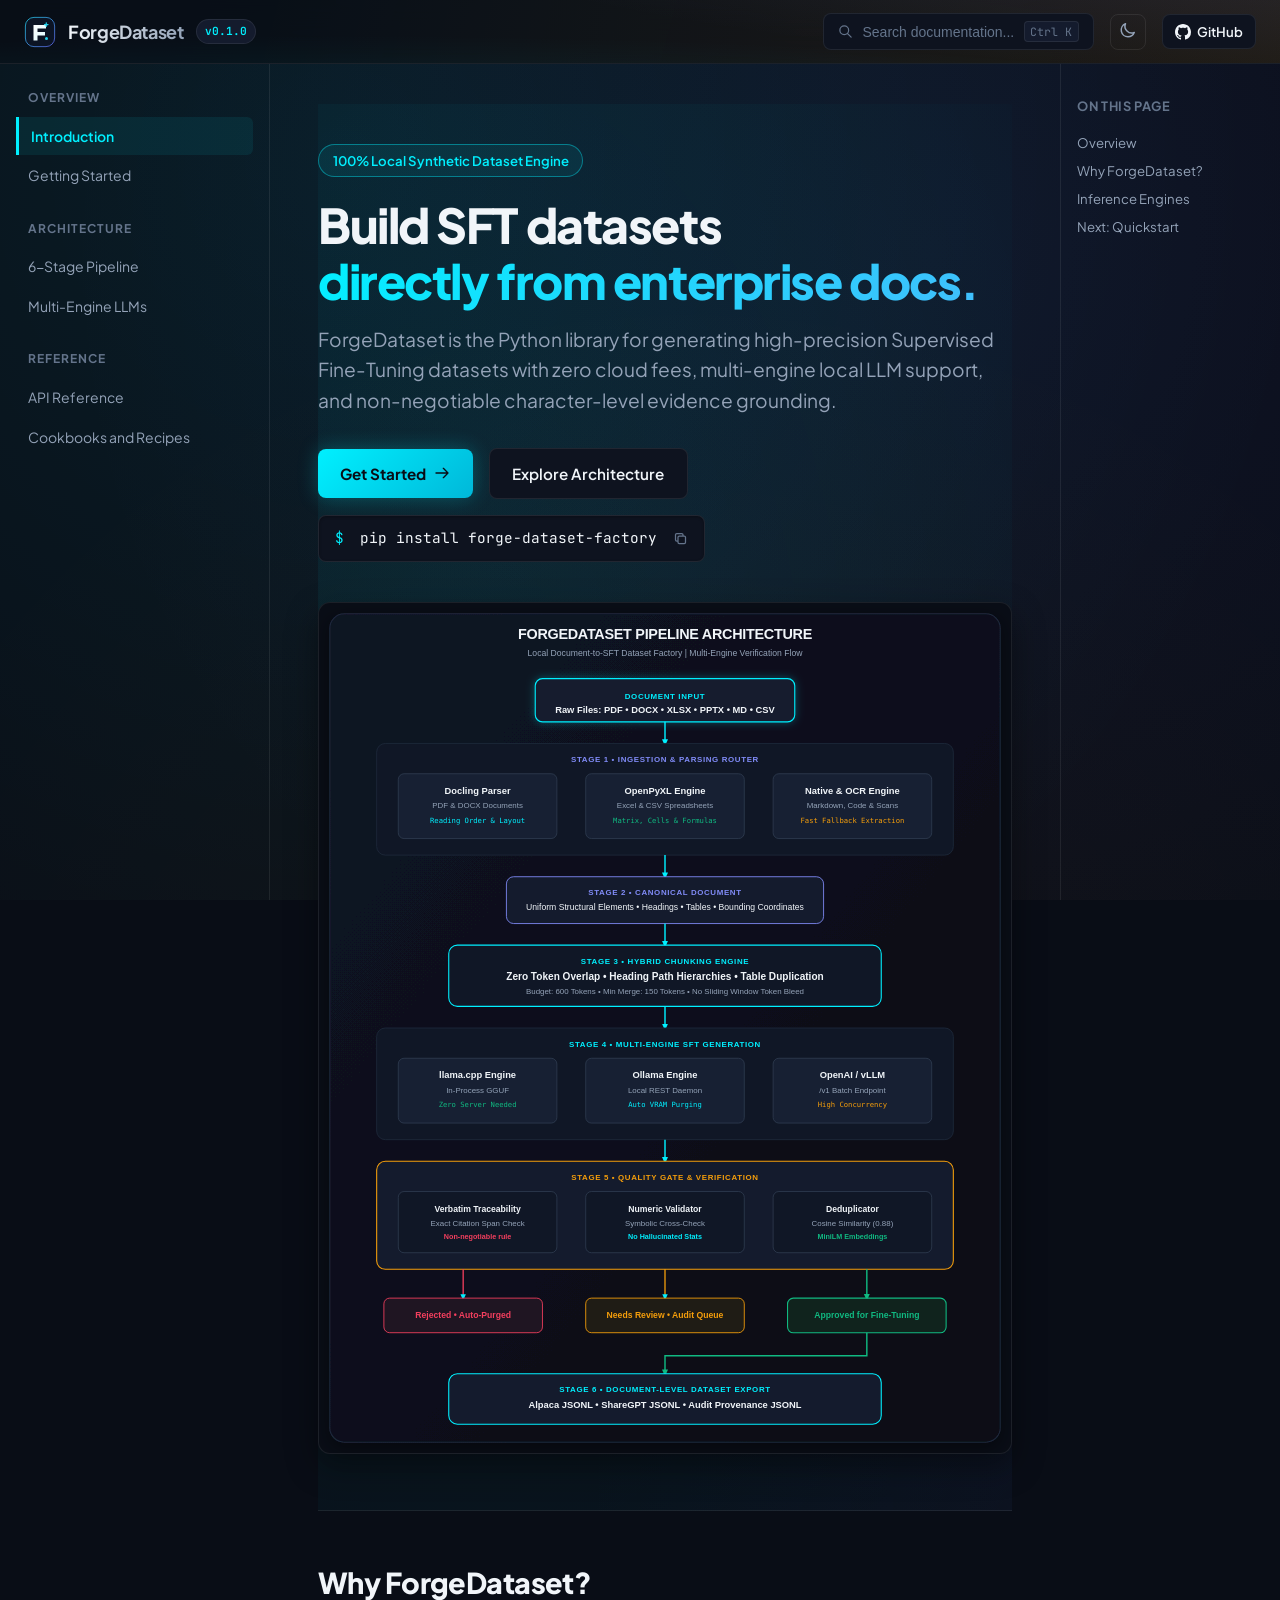
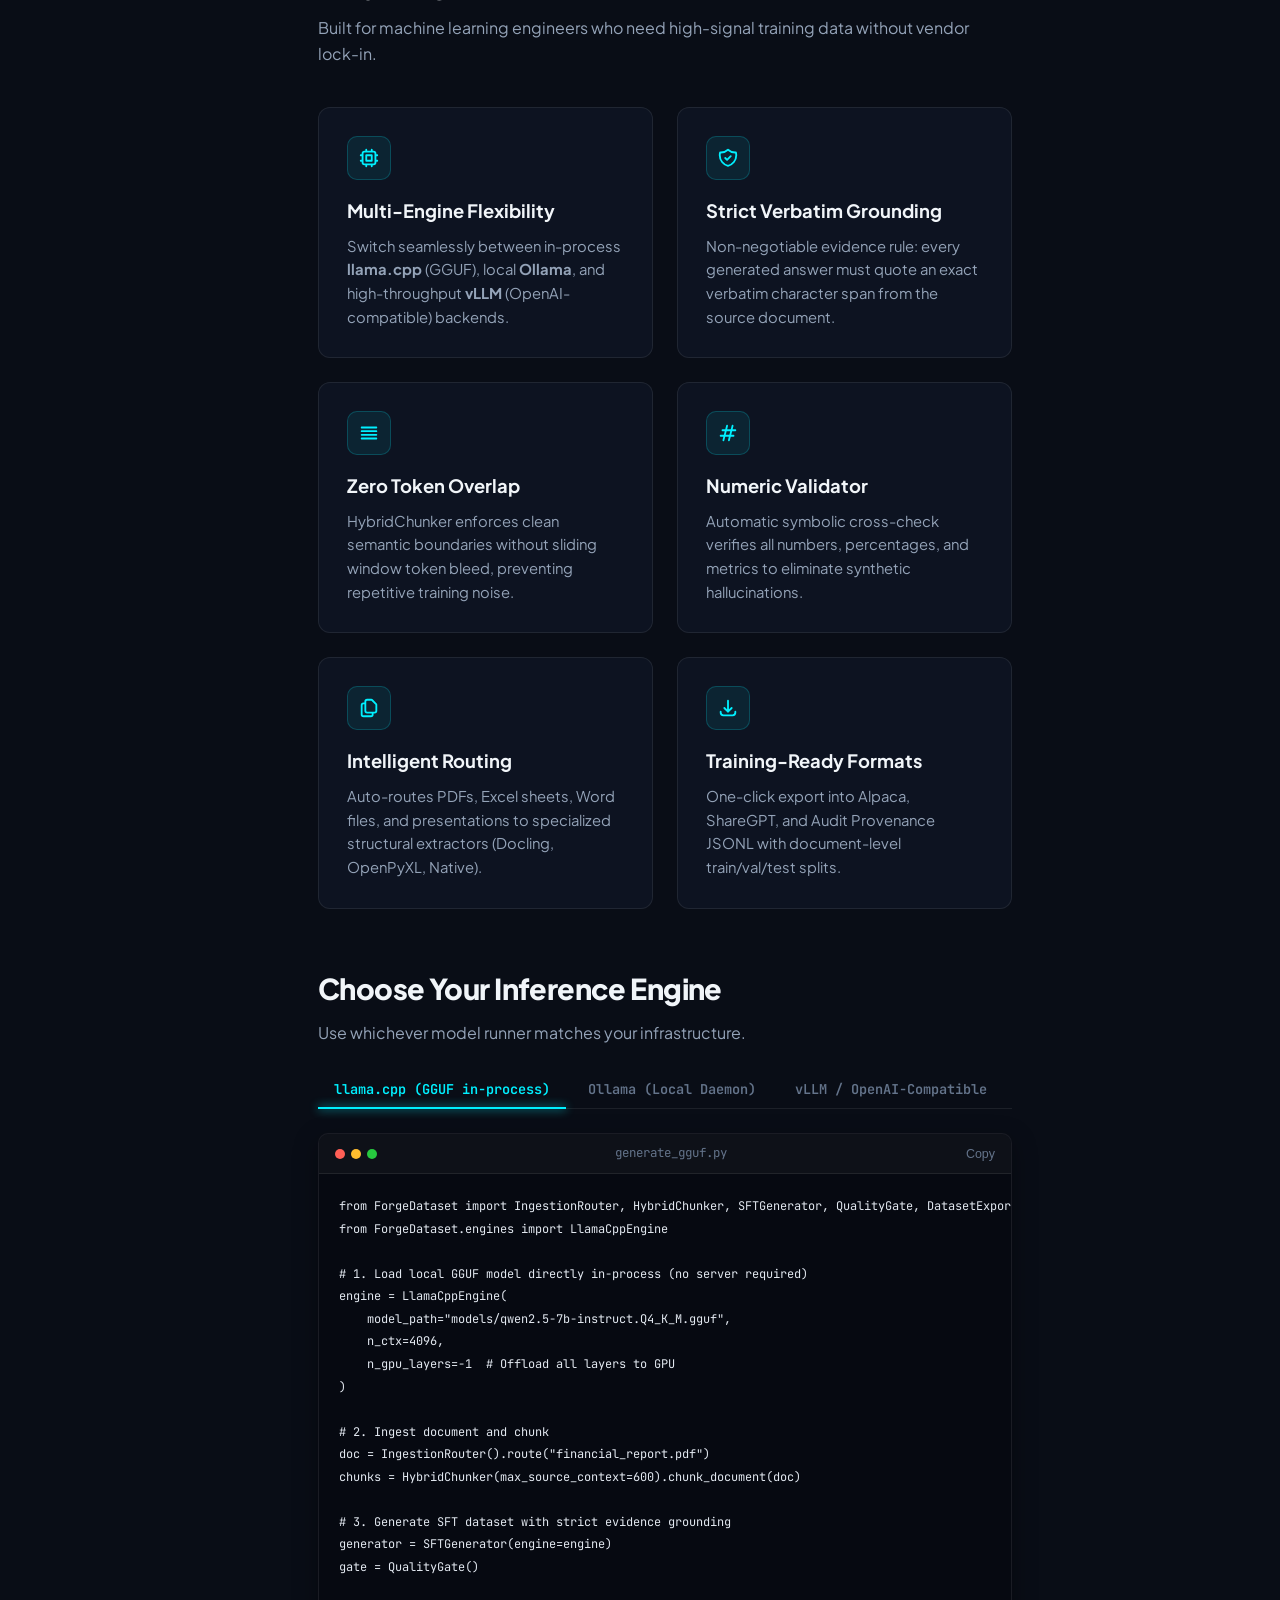
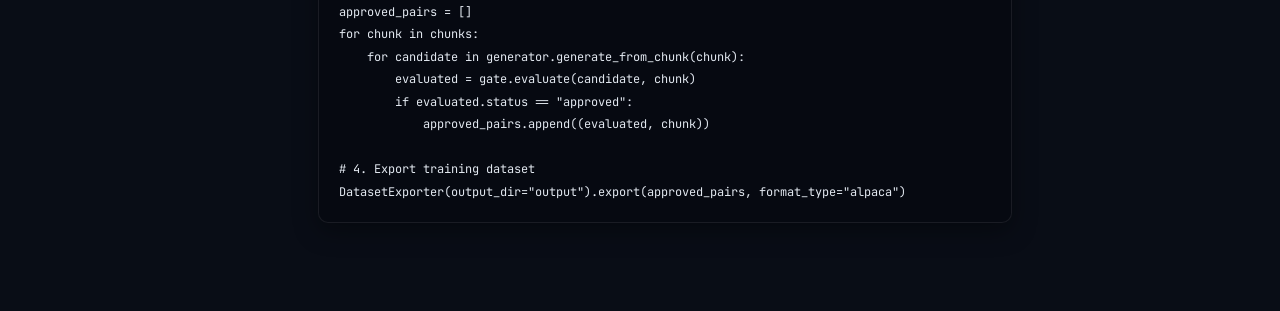
<file: index.html>
<!DOCTYPE html>
<html lang="en" data-theme="dark">
<head>
  <meta charset="UTF-8" />
  <meta name="viewport" content="width=device-width, initial-scale=1.0" />
  <title>ForgeDataset — 100% Local Document-to-SFT Dataset Factory</title>
  <meta name="description" content="Turn complex documents into Supervised Fine-Tuning datasets with multi-engine local LLM inference (llama.cpp, Ollama, vLLM) and strict evidence provenance." />
  <link rel="stylesheet" href="assets/theme.css" />
  <link rel="preconnect" href="https://fonts.googleapis.com">
  <link rel="preconnect" href="https://fonts.gstatic.com" crossorigin>
  <link href="https://fonts.googleapis.com/css2?family=JetBrains+Mono:wght@400;500;600&family=Plus+Jakarta+Sans:wght@400;500;600;700;800&display=swap" rel="stylesheet">
</head>
<body>

  <!-- Navigation Header -->
  <header class="site-header">
    <div class="brand-wrapper">
      <a href="index.html" style="display:flex; align-items:center; gap:0.75rem;">
        <img class="brand-logo" src="assets/forge-dataset-mark.svg" alt="" />
        <span class="brand-name">ForgeDataset</span>
      </a>
      <span class="brand-badge">v0.1.0</span>
    </div>

    <div class="header-actions">
      <button class="search-button" id="search-trigger-btn">
        <svg width="15" height="15" fill="none" stroke="currentColor" viewBox="0 0 24 24"><path stroke-linecap="round" stroke-linejoin="round" stroke-width="2" d="M21 21l-6-6m2-5a7 7 0 11-14 0 7 7 0 0114 0z"/></svg>
        <span>Search documentation...</span>
        <span class="search-kbd">Ctrl K</span>
      </button>

      <button class="header-btn" id="theme-toggle-btn" title="Toggle theme">
        <span id="theme-icon"></span>
      </button>

      <a href="https://github.com/tiwariar7/forge-dataset-factory" target="_blank" class="github-pill">
        <svg width="16" height="16" fill="currentColor" viewBox="0 0 24 24"><path d="M12 0C5.37 0 0 5.37 0 12c0 5.31 3.435 9.795 8.205 11.385.6.105.825-.255.825-.57 0-.285-.015-1.23-.015-2.235-3.015.555-3.795-.735-4.035-1.41-.135-.345-.72-1.41-1.23-1.695-.42-.225-1.02-.78-.015-.795.945-.015 1.62.87 1.845 1.23 1.08 1.815 2.805 1.305 3.495.99.105-.78.42-1.305.765-1.605-2.67-.3-5.46-1.335-5.46-5.925 0-1.305.465-2.385 1.23-3.225-.12-.3-.54-1.53.12-3.18 0 0 1.005-.315 3.3 1.23.96-.27 1.98-.405 3-.405s2.04.135 3 .405c2.295-1.56 3.3-1.23 3.3-1.23.66 1.65.24 2.88.12 3.18.765.84 1.23 1.905 1.23 3.225 0 4.605-2.805 5.625-5.475 5.925.435.375.81 1.095.81 2.22 0 1.605-.015 2.895-.015 3.3 0 .315.225.69.825.57A12.02 12.02 0 0024 12c0-6.63-5.37-12-12-12z"/></svg>
        <span>GitHub</span>
      </a>
    </div>
  </header>

  <!-- Docs Layout -->
  <div class="docs-layout">
    
    <!-- Sidebar Navigation -->
    <aside class="docs-sidebar">
      <div class="sidebar-group">
        <div class="sidebar-group-title">Overview</div>
        <a href="index.html" class="sidebar-link active">Introduction</a>
        <a href="getting-started.html" class="sidebar-link">Getting Started</a>
      </div>

      <div class="sidebar-group">
        <div class="sidebar-group-title">Architecture</div>
        <a href="architecture.html" class="sidebar-link">6-Stage Pipeline</a>
        <a href="engines.html" class="sidebar-link">Multi-Engine LLMs</a>
      </div>

      <div class="sidebar-group">
        <div class="sidebar-group-title">Reference</div>
        <a href="api-reference.html" class="sidebar-link">API Reference</a>
        <a href="examples.html" class="sidebar-link">Cookbooks and Recipes</a>
      </div>
    </aside>

    <!-- Main Content -->
    <main class="docs-main">
      
      <!-- Hero Section -->
      <section class="hero-section">
        <div class="hero-pill">100% Local Synthetic Dataset Engine</div>
        <h1 class="hero-title">
          Build SFT datasets <br />
          <span class="hero-gradient">directly from enterprise docs.</span>
        </h1>
        <p class="hero-subtitle">
          ForgeDataset is the Python library for generating high-precision Supervised Fine-Tuning datasets with zero cloud fees, multi-engine local LLM support, and non-negotiable character-level evidence grounding.
        </p>

        <div class="hero-cta-group">
          <a href="getting-started.html" class="btn-primary">
            <span>Get Started</span>
            <svg width="16" height="16" fill="none" stroke="currentColor" viewBox="0 0 24 24"><path stroke-linecap="round" stroke-linejoin="round" stroke-width="2" d="M14 5l7 7m0 0l-7 7m7-7H3"/></svg>
          </a>
          <a href="architecture.html" class="btn-secondary">
            <span>Explore Architecture</span>
          </a>

          <div class="pip-install-box">
            <span style="color: var(--accent-cyan);">$</span>
            <span class="pip-cmd">pip install forge-dataset-factory</span>
            <button class="pip-copy-btn" title="Copy to clipboard">
              <svg width="15" height="15" fill="none" stroke="currentColor" viewBox="0 0 24 24"><path stroke-linecap="round" stroke-linejoin="round" stroke-width="2" d="M8 16H6a2 2 0 01-2-2V6a2 2 0 012-2h8a2 2 0 012 2v2m-6 12h8a2 2 0 002-2v-8a2 2 0 00-2-2h-8a2 2 0 00-2 2v8a2 2 0 002 2z"/></svg>
            </button>
          </div>
        </div>

        <div style="text-align:center; margin-top:2.5rem;">
          <img class="architecture-diagram" src="assets/architecture.svg" alt="Six-stage ForgeDataset pipeline from document ingestion through verified dataset export" />
        </div>
      </section>

      <!-- Key Capabilities Grid -->
      <section>
        <h2 style="font-size: 1.8rem; font-weight: 800; letter-spacing: -0.02em; margin-bottom: 0.5rem;">Why ForgeDataset?</h2>
        <p style="color: var(--text-secondary); margin-bottom: 2rem;">Built for machine learning engineers who need high-signal training data without vendor lock-in.</p>

        <div class="feature-grid">
          <div class="feature-card">
            <div class="feature-icon">
              <svg width="22" height="22" fill="none" stroke="currentColor" viewBox="0 0 24 24"><path stroke-linecap="round" stroke-linejoin="round" stroke-width="2" d="M9 3v2m6-2v2M9 19v2m6-2v2M5 9H3m2 6H3m18-6h-2m2 6h-2M7 19h10a2 2 0 002-2V7a2 2 0 00-2-2H7a2 2 0 00-2 2v10a2 2 0 002 2zM9 9h6v6H9V9z"/></svg>
            </div>
            <h3 class="feature-title">Multi-Engine Flexibility</h3>
            <p class="feature-desc">Switch seamlessly between in-process <strong>llama.cpp</strong> (GGUF), local <strong>Ollama</strong>, and high-throughput <strong>vLLM</strong> (OpenAI-compatible) backends.</p>
          </div>

          <div class="feature-card">
            <div class="feature-icon">
              <svg width="22" height="22" fill="none" stroke="currentColor" viewBox="0 0 24 24"><path stroke-linecap="round" stroke-linejoin="round" stroke-width="2" d="M9 12l2 2 4-4m5.618-4.016A11.955 11.955 0 0112 2.944a11.955 11.955 0 01-8.618 3.04A12.02 12.02 0 003 9c0 5.591 3.824 10.29 9 11.622 5.176-1.332 9-6.03 9-11.622 0-1.042-.133-2.052-.382-3.016z"/></svg>
            </div>
            <h3 class="feature-title">Strict Verbatim Grounding</h3>
            <p class="feature-desc">Non-negotiable evidence rule: every generated answer must quote an exact verbatim character span from the source document.</p>
          </div>

          <div class="feature-card">
            <div class="feature-icon">
              <svg width="22" height="22" fill="none" stroke="currentColor" viewBox="0 0 24 24"><path stroke-linecap="round" stroke-linejoin="round" stroke-width="2" d="M4 6h16M4 10h16M4 14h16M4 18h16"/></svg>
            </div>
            <h3 class="feature-title">Zero Token Overlap</h3>
            <p class="feature-desc">HybridChunker enforces clean semantic boundaries without sliding window token bleed, preventing repetitive training noise.</p>
          </div>

          <div class="feature-card">
            <div class="feature-icon">
              <svg width="22" height="22" fill="none" stroke="currentColor" viewBox="0 0 24 24"><path stroke-linecap="round" stroke-linejoin="round" stroke-width="2" d="M7 20l4-16m2 16l4-16M6 9h14M4 15h14"/></svg>
            </div>
            <h3 class="feature-title">Numeric Validator</h3>
            <p class="feature-desc">Automatic symbolic cross-check verifies all numbers, percentages, and metrics to eliminate synthetic hallucinations.</p>
          </div>

          <div class="feature-card">
            <div class="feature-icon">
              <svg width="22" height="22" fill="none" stroke="currentColor" viewBox="0 0 24 24"><path stroke-linecap="round" stroke-linejoin="round" stroke-width="2" d="M8 7v8a2 2 0 002 2h6M8 7V5a2 2 0 012-2h4.586a1 1 0 01.707.293l4.414 4.414a1 1 0 01.293.707V15a2 2 0 01-2 2h-2M8 7H6a2 2 0 00-2 2v10a2 2 0 002 2h8a2 2 0 002-2v-2"/></svg>
            </div>
            <h3 class="feature-title">Intelligent Routing</h3>
            <p class="feature-desc">Auto-routes PDFs, Excel sheets, Word files, and presentations to specialized structural extractors (Docling, OpenPyXL, Native).</p>
          </div>

          <div class="feature-card">
            <div class="feature-icon">
              <svg width="22" height="22" fill="none" stroke="currentColor" viewBox="0 0 24 24"><path stroke-linecap="round" stroke-linejoin="round" stroke-width="2" d="M4 16v1a3 3 0 003 3h10a3 3 0 003-3v-1m-4-4l-4 4m0 0l-4-4m4 4V4"/></svg>
            </div>
            <h3 class="feature-title">Training-Ready Formats</h3>
            <p class="feature-desc">One-click export into Alpaca, ShareGPT, and Audit Provenance JSONL with document-level train/val/test splits.</p>
          </div>
        </div>
      </section>

      <!-- Interactive Code Showcase -->
      <section style="margin-top: 3.5rem;">
        <h2 style="font-size: 1.8rem; font-weight: 800; letter-spacing: -0.02em; margin-bottom: 0.5rem;">Choose Your Inference Engine</h2>
        <p style="color: var(--text-secondary); margin-bottom: 1.5rem;">Use whichever model runner matches your infrastructure.</p>

        <div class="tab-container">
          <div class="tab-nav">
            <button class="tab-button active">llama.cpp (GGUF in-process)</button>
            <button class="tab-button">Ollama (Local Daemon)</button>
            <button class="tab-button">vLLM / OpenAI-Compatible</button>
          </div>

          <!-- Tab 1: llama.cpp -->
          <div class="tab-content active">
            <div class="code-window">
              <div class="code-header">
                <div class="code-dots"><div class="code-dot dot-red"></div><div class="code-dot dot-yellow"></div><div class="code-dot dot-green"></div></div>
                <div class="code-title">generate_gguf.py</div>
                <button class="code-copy-btn">Copy</button>
              </div>
              <pre><code>from ForgeDataset import IngestionRouter, HybridChunker, SFTGenerator, QualityGate, DatasetExporter
from ForgeDataset.engines import LlamaCppEngine

# 1. Load local GGUF model directly in-process (no server required)
engine = LlamaCppEngine(
    model_path="models/qwen2.5-7b-instruct.Q4_K_M.gguf",
    n_ctx=4096,
    n_gpu_layers=-1  # Offload all layers to GPU
)

# 2. Ingest document and chunk
doc = IngestionRouter().route("financial_report.pdf")
chunks = HybridChunker(max_source_context=600).chunk_document(doc)

# 3. Generate SFT dataset with strict evidence grounding
generator = SFTGenerator(engine=engine)
gate = QualityGate()

approved_pairs = []
for chunk in chunks:
    for candidate in generator.generate_from_chunk(chunk):
        evaluated = gate.evaluate(candidate, chunk)
        if evaluated.status == "approved":
            approved_pairs.append((evaluated, chunk))

# 4. Export training dataset
DatasetExporter(output_dir="output").export(approved_pairs, format_type="alpaca")</code></pre>
            </div>
          </div>

          <!-- Tab 2: Ollama -->
          <div class="tab-content">
            <div class="code-window">
              <div class="code-header">
                <div class="code-dots"><div class="code-dot dot-red"></div><div class="code-dot dot-yellow"></div><div class="code-dot dot-green"></div></div>
                <div class="code-title">generate_ollama.py</div>
                <button class="code-copy-btn">Copy</button>
              </div>
              <pre><code>from ForgeDataset import IngestionRouter, HybridChunker, SFTGenerator, QualityGate, DatasetExporter

# Connect to local Ollama daemon with automatic VRAM purging
generator = SFTGenerator(
    engine="ollama",
    model="qwen2.5:7b-instruct",
    base_url="http://127.0.0.1:11434"
)

doc = IngestionRouter().route("system_architecture.docx")
chunks = HybridChunker().chunk_document(doc)

pairs = [(gate.evaluate(cand, c), c) 
         for c in chunks 
         for cand in generator.generate_from_chunk(c)]

DatasetExporter(output_dir="output").export(pairs, format_type="sharegpt")</code></pre>
            </div>
          </div>

          <!-- Tab 3: vLLM -->
          <div class="tab-content">
            <div class="code-window">
              <div class="code-header">
                <div class="code-dots"><div class="code-dot dot-red"></div><div class="code-dot dot-yellow"></div><div class="code-dot dot-green"></div></div>
                <div class="code-title">generate_vllm.py</div>
                <button class="code-copy-btn">Copy</button>
              </div>
              <pre><code>from ForgeDataset import SFTGenerator
from ForgeDataset.engines import OpenAICompatibleEngine

# High-throughput batch inference with vLLM or LM Studio
engine = OpenAICompatibleEngine(
    model="Qwen/Qwen2.5-7B-Instruct",
    base_url="http://localhost:8000/v1"
)

generator = SFTGenerator(engine=engine)
# Ready to process high-volume documents</code></pre>
            </div>
          </div>
        </div>
      </section>

    </main>

    <!-- Table of Contents -->
    <aside class="docs-toc">
      <div class="toc-title">On this page</div>
      <a href="#" class="toc-link">Overview</a>
      <a href="#why-forgedataset" class="toc-link">Why ForgeDataset?</a>
      <a href="#choose-your-inference-engine" class="toc-link">Inference Engines</a>
      <a href="getting-started.html" class="toc-link">Next: Quickstart</a>
    </aside>

  </div>

  <!-- Search Modal Overlay -->
  <div class="search-modal-backdrop" id="search-modal-backdrop">
    <div class="search-modal">
      <div class="search-input-box">
        <svg width="18" height="18" fill="none" stroke="currentColor" viewBox="0 0 24 24"><path stroke-linecap="round" stroke-linejoin="round" stroke-width="2" d="M21 21l-6-6m2-5a7 7 0 11-14 0 7 7 0 0114 0z"/></svg>
        <input type="text" class="search-input" id="search-input" placeholder="Search guides, engines, and APIs..." />
      </div>
      <div class="search-results-list" id="search-results"></div>
    </div>
  </div>

  <script src="assets/theme.js"></script>
</body>
</html>
</file>
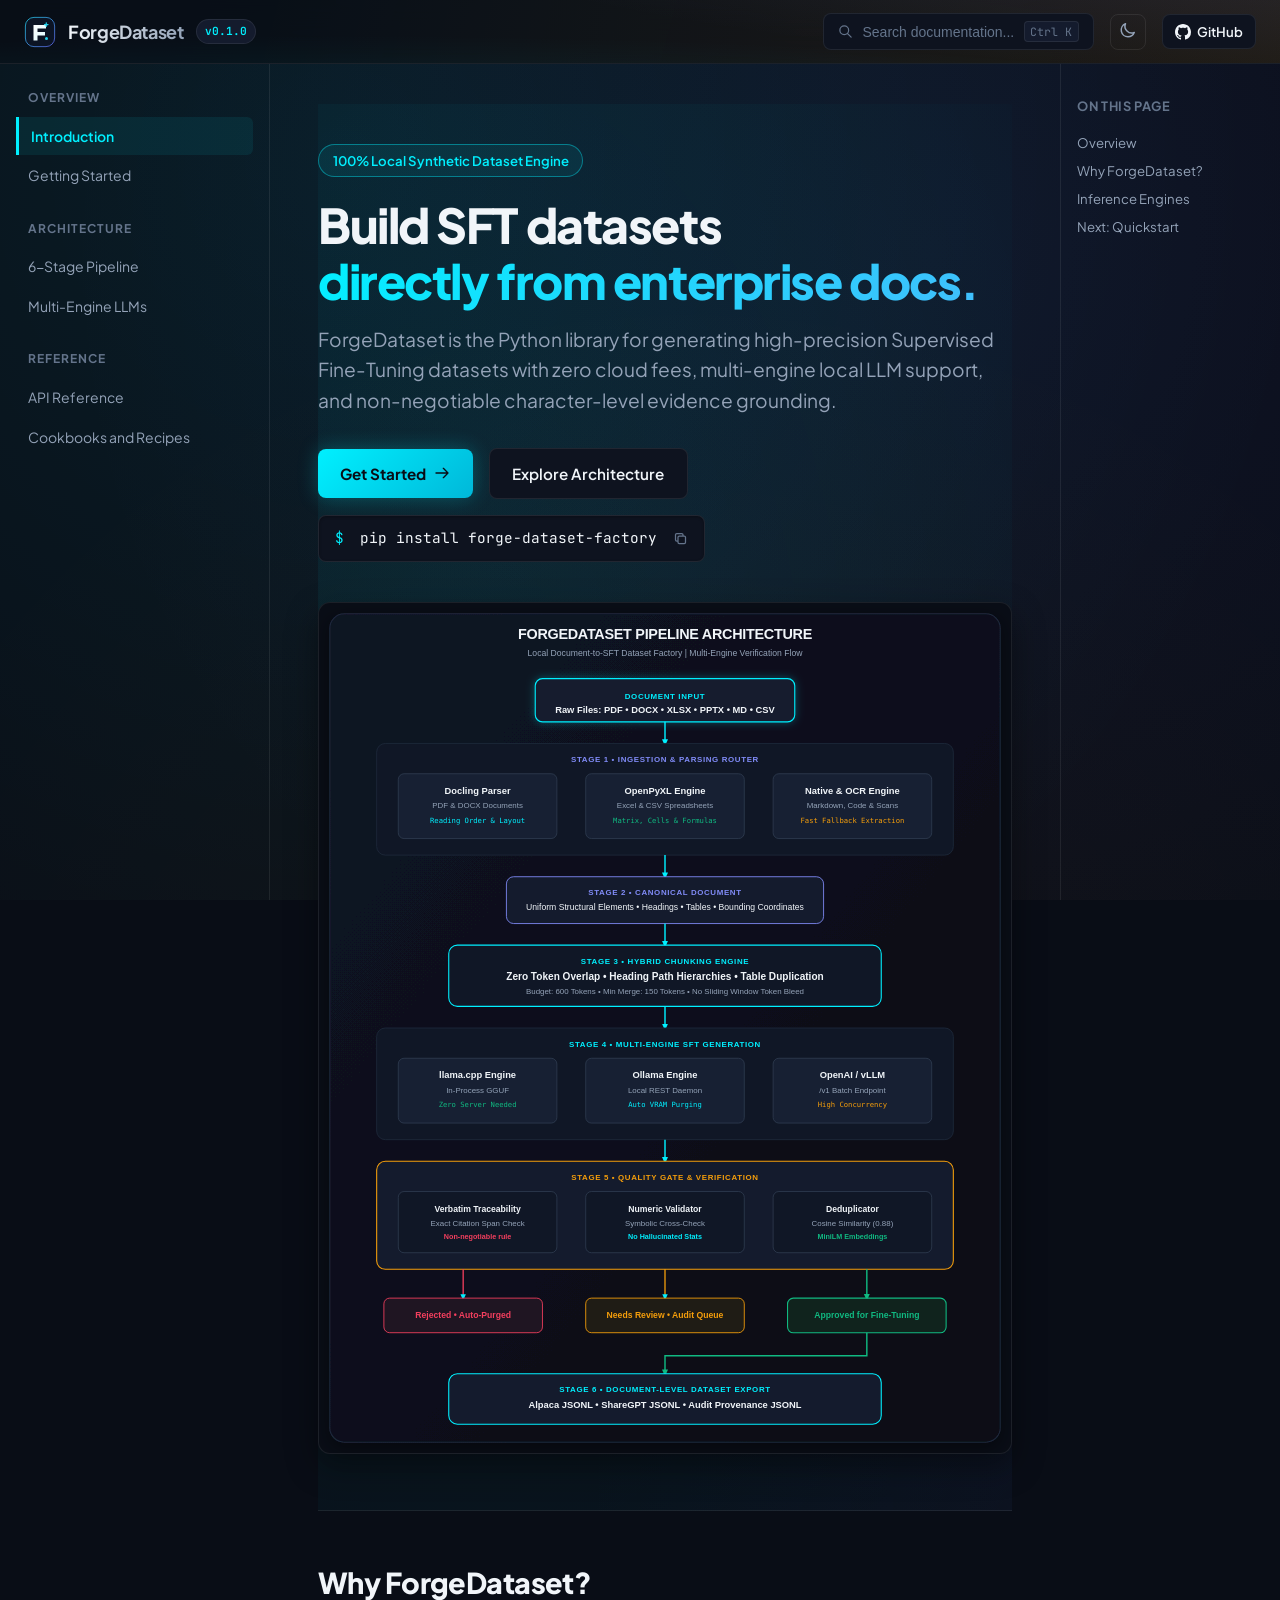
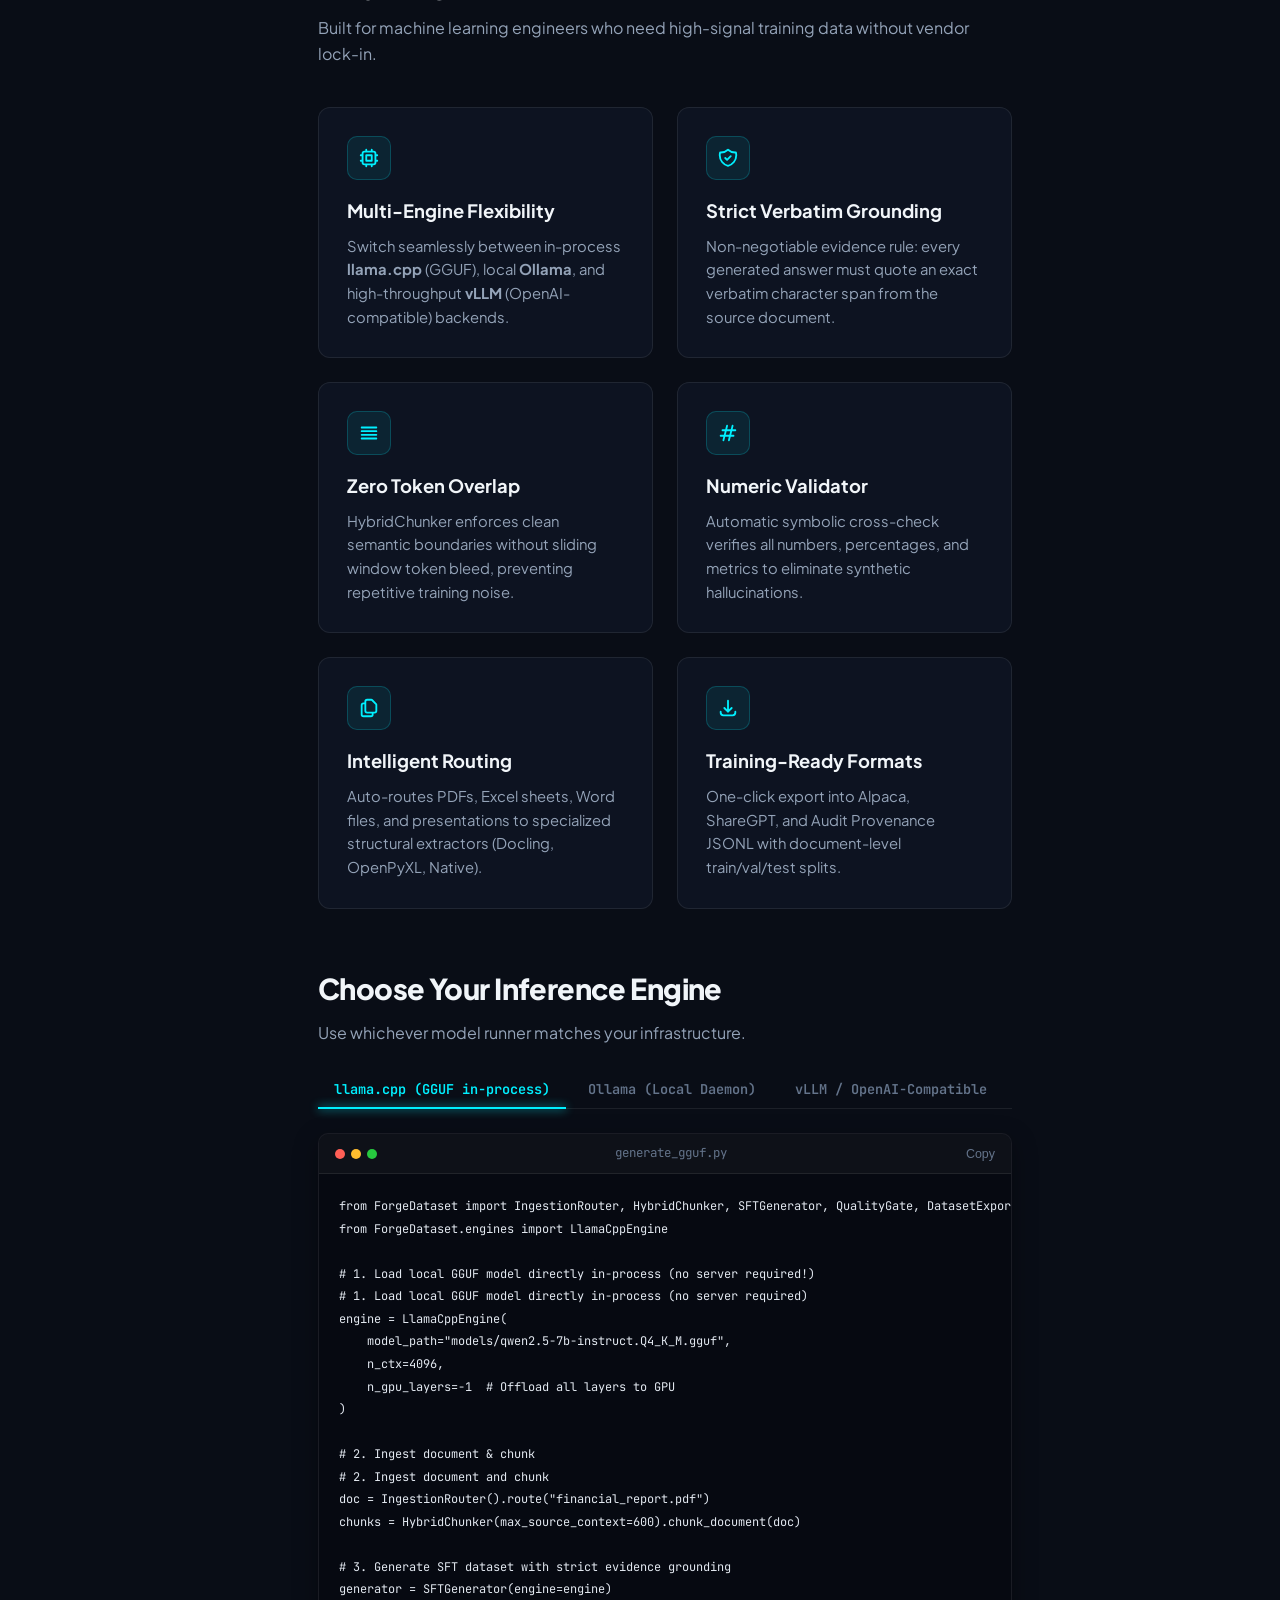
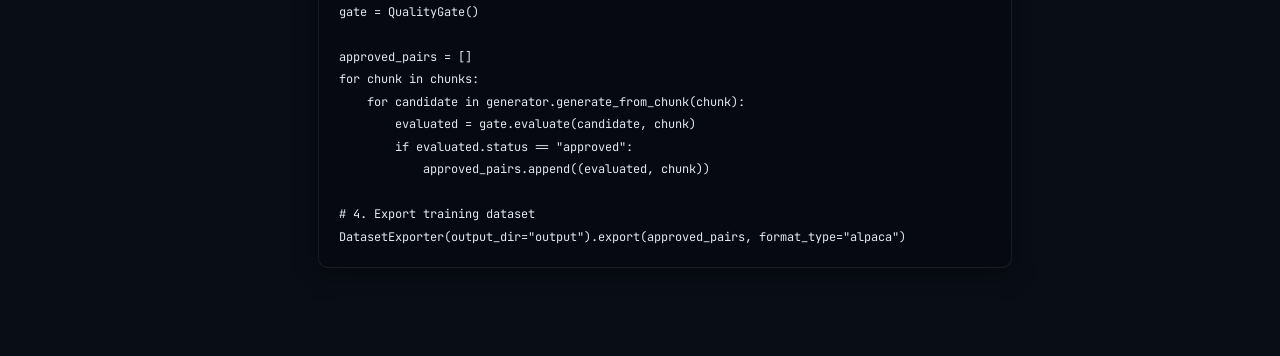
<file: docs-site/index.html>
<!DOCTYPE html>
<html lang="en" data-theme="dark">
<head>
  <meta charset="UTF-8" />
  <meta name="viewport" content="width=device-width, initial-scale=1.0" />
  <title>ForgeDataset — 100% Local Document-to-SFT Dataset Factory</title>
  <meta name="description" content="Turn complex documents into Supervised Fine-Tuning datasets with multi-engine local LLM inference (llama.cpp, Ollama, vLLM) and strict evidence provenance." />
  <link rel="stylesheet" href="assets/theme.css" />
  <link rel="preconnect" href="https://fonts.googleapis.com">
  <link rel="preconnect" href="https://fonts.gstatic.com" crossorigin>
  <link href="https://fonts.googleapis.com/css2?family=JetBrains+Mono:wght@400;500;600&family=Plus+Jakarta+Sans:wght@400;500;600;700;800&display=swap" rel="stylesheet">
</head>
<body>

  <!-- Navigation Header -->
  <header class="site-header">
    <div class="brand-wrapper">
      <a href="index.html" style="display:flex; align-items:center; gap:0.75rem;">
        <img class="brand-logo" src="assets/forge-dataset-mark.svg" alt="" />
        <span class="brand-name">ForgeDataset</span>
      </a>
      <span class="brand-badge">v0.1.0</span>
    </div>

    <div class="header-actions">
      <button class="search-button" id="search-trigger-btn">
        <svg width="15" height="15" fill="none" stroke="currentColor" viewBox="0 0 24 24"><path stroke-linecap="round" stroke-linejoin="round" stroke-width="2" d="M21 21l-6-6m2-5a7 7 0 11-14 0 7 7 0 0114 0z"/></svg>
        <span>Search documentation...</span>
        <span class="search-kbd">Ctrl K</span>
      </button>

      <button class="header-btn" id="theme-toggle-btn" title="Toggle theme">
        <span id="theme-icon"></span>
      </button>

      <a href="https://github.com/tiwariar7/forge-dataset-factory" target="_blank" class="github-pill">
        <svg width="16" height="16" fill="currentColor" viewBox="0 0 24 24"><path d="M12 0C5.37 0 0 5.37 0 12c0 5.31 3.435 9.795 8.205 11.385.6.105.825-.255.825-.57 0-.285-.015-1.23-.015-2.235-3.015.555-3.795-.735-4.035-1.41-.135-.345-.72-1.41-1.23-1.695-.42-.225-1.02-.78-.015-.795.945-.015 1.62.87 1.845 1.23 1.08 1.815 2.805 1.305 3.495.99.105-.78.42-1.305.765-1.605-2.67-.3-5.46-1.335-5.46-5.925 0-1.305.465-2.385 1.23-3.225-.12-.3-.54-1.53.12-3.18 0 0 1.005-.315 3.3 1.23.96-.27 1.98-.405 3-.405s2.04.135 3 .405c2.295-1.56 3.3-1.23 3.3-1.23.66 1.65.24 2.88.12 3.18.765.84 1.23 1.905 1.23 3.225 0 4.605-2.805 5.625-5.475 5.925.435.375.81 1.095.81 2.22 0 1.605-.015 2.895-.015 3.3 0 .315.225.69.825.57A12.02 12.02 0 0024 12c0-6.63-5.37-12-12-12z"/></svg>
        <span>GitHub</span>
      </a>
    </div>
  </header>

  <!-- Docs Layout -->
  <div class="docs-layout">
    
    <!-- Sidebar Navigation -->
    <aside class="docs-sidebar">
      <div class="sidebar-group">
        <div class="sidebar-group-title">Overview</div>
        <a href="index.html" class="sidebar-link active">Introduction</a>
        <a href="getting-started.html" class="sidebar-link">Getting Started</a>
      </div>

      <div class="sidebar-group">
        <div class="sidebar-group-title">Architecture</div>
        <a href="architecture.html" class="sidebar-link">6-Stage Pipeline</a>
        <a href="engines.html" class="sidebar-link">Multi-Engine LLMs</a>
      </div>

      <div class="sidebar-group">
        <div class="sidebar-group-title">Reference</div>
        <a href="api-reference.html" class="sidebar-link">API Reference</a>
        <a href="examples.html" class="sidebar-link">Cookbooks and Recipes</a>
      </div>
    </aside>

    <!-- Main Content -->
    <main class="docs-main">
      
      <!-- Hero Section -->
      <section class="hero-section">
        <div class="hero-pill">100% Local Synthetic Dataset Engine</div>
        <h1 class="hero-title">
          Build SFT datasets <br />
          <span class="hero-gradient">directly from enterprise docs.</span>
        </h1>
        <p class="hero-subtitle">
          ForgeDataset is the Python library for generating high-precision Supervised Fine-Tuning datasets with zero cloud fees, multi-engine local LLM support, and non-negotiable character-level evidence grounding.
        </p>

        <div class="hero-cta-group">
          <a href="getting-started.html" class="btn-primary">
            <span>Get Started</span>
            <svg width="16" height="16" fill="none" stroke="currentColor" viewBox="0 0 24 24"><path stroke-linecap="round" stroke-linejoin="round" stroke-width="2" d="M14 5l7 7m0 0l-7 7m7-7H3"/></svg>
          </a>
          <a href="architecture.html" class="btn-secondary">
            <span>Explore Architecture</span>
          </a>

          <div class="pip-install-box">
            <span style="color: var(--accent-cyan);">$</span>
            <span class="pip-cmd">pip install forge-dataset-factory</span>
            <button class="pip-copy-btn" title="Copy to clipboard">
              <svg width="15" height="15" fill="none" stroke="currentColor" viewBox="0 0 24 24"><path stroke-linecap="round" stroke-linejoin="round" stroke-width="2" d="M8 16H6a2 2 0 01-2-2V6a2 2 0 012-2h8a2 2 0 012 2v2m-6 12h8a2 2 0 002-2v-8a2 2 0 00-2-2h-8a2 2 0 00-2 2v8a2 2 0 002 2z"/></svg>
            </button>
          </div>
        </div>

        <div style="text-align:center; margin-top:2.5rem;">
          <img class="architecture-diagram" src="assets/architecture.svg" alt="Six-stage ForgeDataset pipeline from document ingestion through verified dataset export" />
        </div>
      </section>

      <!-- Key Capabilities Grid -->
      <section>
        <h2 style="font-size: 1.8rem; font-weight: 800; letter-spacing: -0.02em; margin-bottom: 0.5rem;">Why ForgeDataset?</h2>
        <p style="color: var(--text-secondary); margin-bottom: 2rem;">Built for machine learning engineers who need high-signal training data without vendor lock-in.</p>

        <div class="feature-grid">
          <div class="feature-card">
            <div class="feature-icon">
              <svg width="22" height="22" fill="none" stroke="currentColor" viewBox="0 0 24 24"><path stroke-linecap="round" stroke-linejoin="round" stroke-width="2" d="M9 3v2m6-2v2M9 19v2m6-2v2M5 9H3m2 6H3m18-6h-2m2 6h-2M7 19h10a2 2 0 002-2V7a2 2 0 00-2-2H7a2 2 0 00-2 2v10a2 2 0 002 2zM9 9h6v6H9V9z"/></svg>
            </div>
            <h3 class="feature-title">Multi-Engine Flexibility</h3>
            <p class="feature-desc">Switch seamlessly between in-process <strong>llama.cpp</strong> (GGUF), local <strong>Ollama</strong>, and high-throughput <strong>vLLM</strong> (OpenAI-compatible) backends.</p>
          </div>

          <div class="feature-card">
            <div class="feature-icon">
              <svg width="22" height="22" fill="none" stroke="currentColor" viewBox="0 0 24 24"><path stroke-linecap="round" stroke-linejoin="round" stroke-width="2" d="M9 12l2 2 4-4m5.618-4.016A11.955 11.955 0 0112 2.944a11.955 11.955 0 01-8.618 3.04A12.02 12.02 0 003 9c0 5.591 3.824 10.29 9 11.622 5.176-1.332 9-6.03 9-11.622 0-1.042-.133-2.052-.382-3.016z"/></svg>
            </div>
            <h3 class="feature-title">Strict Verbatim Grounding</h3>
            <p class="feature-desc">Non-negotiable evidence rule: every generated answer must quote an exact verbatim character span from the source document.</p>
          </div>

          <div class="feature-card">
            <div class="feature-icon">
              <svg width="22" height="22" fill="none" stroke="currentColor" viewBox="0 0 24 24"><path stroke-linecap="round" stroke-linejoin="round" stroke-width="2" d="M4 6h16M4 10h16M4 14h16M4 18h16"/></svg>
            </div>
            <h3 class="feature-title">Zero Token Overlap</h3>
            <p class="feature-desc">HybridChunker enforces clean semantic boundaries without sliding window token bleed, preventing repetitive training noise.</p>
          </div>

          <div class="feature-card">
            <div class="feature-icon">
              <svg width="22" height="22" fill="none" stroke="currentColor" viewBox="0 0 24 24"><path stroke-linecap="round" stroke-linejoin="round" stroke-width="2" d="M7 20l4-16m2 16l4-16M6 9h14M4 15h14"/></svg>
            </div>
            <h3 class="feature-title">Numeric Validator</h3>
            <p class="feature-desc">Automatic symbolic cross-check verifies all numbers, percentages, and metrics to eliminate synthetic hallucinations.</p>
          </div>

          <div class="feature-card">
            <div class="feature-icon">
              <svg width="22" height="22" fill="none" stroke="currentColor" viewBox="0 0 24 24"><path stroke-linecap="round" stroke-linejoin="round" stroke-width="2" d="M8 7v8a2 2 0 002 2h6M8 7V5a2 2 0 012-2h4.586a1 1 0 01.707.293l4.414 4.414a1 1 0 01.293.707V15a2 2 0 01-2 2h-2M8 7H6a2 2 0 00-2 2v10a2 2 0 002 2h8a2 2 0 002-2v-2"/></svg>
            </div>
            <h3 class="feature-title">Intelligent Routing</h3>
            <p class="feature-desc">Auto-routes PDFs, Excel sheets, Word files, and presentations to specialized structural extractors (Docling, OpenPyXL, Native).</p>
          </div>

          <div class="feature-card">
            <div class="feature-icon">
              <svg width="22" height="22" fill="none" stroke="currentColor" viewBox="0 0 24 24"><path stroke-linecap="round" stroke-linejoin="round" stroke-width="2" d="M4 16v1a3 3 0 003 3h10a3 3 0 003-3v-1m-4-4l-4 4m0 0l-4-4m4 4V4"/></svg>
            </div>
            <h3 class="feature-title">Training-Ready Formats</h3>
            <p class="feature-desc">One-click export into Alpaca, ShareGPT, and Audit Provenance JSONL with document-level train/val/test splits.</p>
          </div>
        </div>
      </section>

      <!-- Interactive Code Showcase -->
      <section style="margin-top: 3.5rem;">
        <h2 style="font-size: 1.8rem; font-weight: 800; letter-spacing: -0.02em; margin-bottom: 0.5rem;">Choose Your Inference Engine</h2>
        <p style="color: var(--text-secondary); margin-bottom: 1.5rem;">Use whichever model runner matches your infrastructure.</p>

        <div class="tab-container">
          <div class="tab-nav">
            <button class="tab-button active">llama.cpp (GGUF in-process)</button>
            <button class="tab-button">Ollama (Local Daemon)</button>
            <button class="tab-button">vLLM / OpenAI-Compatible</button>
          </div>

          <!-- Tab 1: llama.cpp -->
          <div class="tab-content active">
            <div class="code-window">
              <div class="code-header">
                <div class="code-dots"><div class="code-dot dot-red"></div><div class="code-dot dot-yellow"></div><div class="code-dot dot-green"></div></div>
                <div class="code-title">generate_gguf.py</div>
                <button class="code-copy-btn">Copy</button>
              </div>
              <pre><code>from ForgeDataset import IngestionRouter, HybridChunker, SFTGenerator, QualityGate, DatasetExporter
from ForgeDataset.engines import LlamaCppEngine

# 1. Load local GGUF model directly in-process (no server required!)
# 1. Load local GGUF model directly in-process (no server required)
engine = LlamaCppEngine(
    model_path="models/qwen2.5-7b-instruct.Q4_K_M.gguf",
    n_ctx=4096,
    n_gpu_layers=-1  # Offload all layers to GPU
)

# 2. Ingest document & chunk
# 2. Ingest document and chunk
doc = IngestionRouter().route("financial_report.pdf")
chunks = HybridChunker(max_source_context=600).chunk_document(doc)

# 3. Generate SFT dataset with strict evidence grounding
generator = SFTGenerator(engine=engine)
gate = QualityGate()

approved_pairs = []
for chunk in chunks:
    for candidate in generator.generate_from_chunk(chunk):
        evaluated = gate.evaluate(candidate, chunk)
        if evaluated.status == "approved":
            approved_pairs.append((evaluated, chunk))

# 4. Export training dataset
DatasetExporter(output_dir="output").export(approved_pairs, format_type="alpaca")</code></pre>
            </div>
          </div>

          <!-- Tab 2: Ollama -->
          <div class="tab-content">
            <div class="code-window">
              <div class="code-header">
                <div class="code-dots"><div class="code-dot dot-red"></div><div class="code-dot dot-yellow"></div><div class="code-dot dot-green"></div></div>
                <div class="code-title">generate_ollama.py</div>
                <button class="code-copy-btn">Copy</button>
              </div>
              <pre><code>from ForgeDataset import IngestionRouter, HybridChunker, SFTGenerator, QualityGate, DatasetExporter

# Connect to local Ollama daemon with automatic VRAM purging
generator = SFTGenerator(
    engine="ollama",
    model="qwen2.5:7b-instruct",
    base_url="http://127.0.0.1:11434"
)

doc = IngestionRouter().route("system_architecture.docx")
chunks = HybridChunker().chunk_document(doc)

pairs = [(gate.evaluate(cand, c), c) 
         for c in chunks 
         for cand in generator.generate_from_chunk(c)]

DatasetExporter(output_dir="output").export(pairs, format_type="sharegpt")</code></pre>
            </div>
          </div>

          <!-- Tab 3: vLLM -->
          <div class="tab-content">
            <div class="code-window">
              <div class="code-header">
                <div class="code-dots"><div class="code-dot dot-red"></div><div class="code-dot dot-yellow"></div><div class="code-dot dot-green"></div></div>
                <div class="code-title">generate_vllm.py</div>
                <button class="code-copy-btn">Copy</button>
              </div>
              <pre><code>from ForgeDataset import SFTGenerator
from ForgeDataset.engines import OpenAICompatibleEngine

# High-throughput batch inference with vLLM or LM Studio
engine = OpenAICompatibleEngine(
    model="Qwen/Qwen2.5-7B-Instruct",
    base_url="http://localhost:8000/v1"
)

generator = SFTGenerator(engine=engine)
# Ready to process high-volume documents</code></pre>
            </div>
          </div>
        </div>
      </section>

    </main>

    <!-- Table of Contents -->
    <aside class="docs-toc">
      <div class="toc-title">On this page</div>
      <a href="#" class="toc-link">Overview</a>
      <a href="#why-forgedataset" class="toc-link">Why ForgeDataset?</a>
      <a href="#choose-your-inference-engine" class="toc-link">Inference Engines</a>
      <a href="getting-started.html" class="toc-link">Next: Quickstart</a>
    </aside>

  </div>

  <!-- Search Modal Overlay -->
  <div class="search-modal-backdrop" id="search-modal-backdrop">
    <div class="search-modal">
      <div class="search-input-box">
        <svg width="18" height="18" fill="none" stroke="currentColor" viewBox="0 0 24 24"><path stroke-linecap="round" stroke-linejoin="round" stroke-width="2" d="M21 21l-6-6m2-5a7 7 0 11-14 0 7 7 0 0114 0z"/></svg>
        <input type="text" class="search-input" id="search-input" placeholder="Search guides, engines, and APIs..." />
      </div>
      <div class="search-results-list" id="search-results"></div>
    </div>
  </div>

  <script src="assets/theme.js"></script>
</body>
</html>
</file>
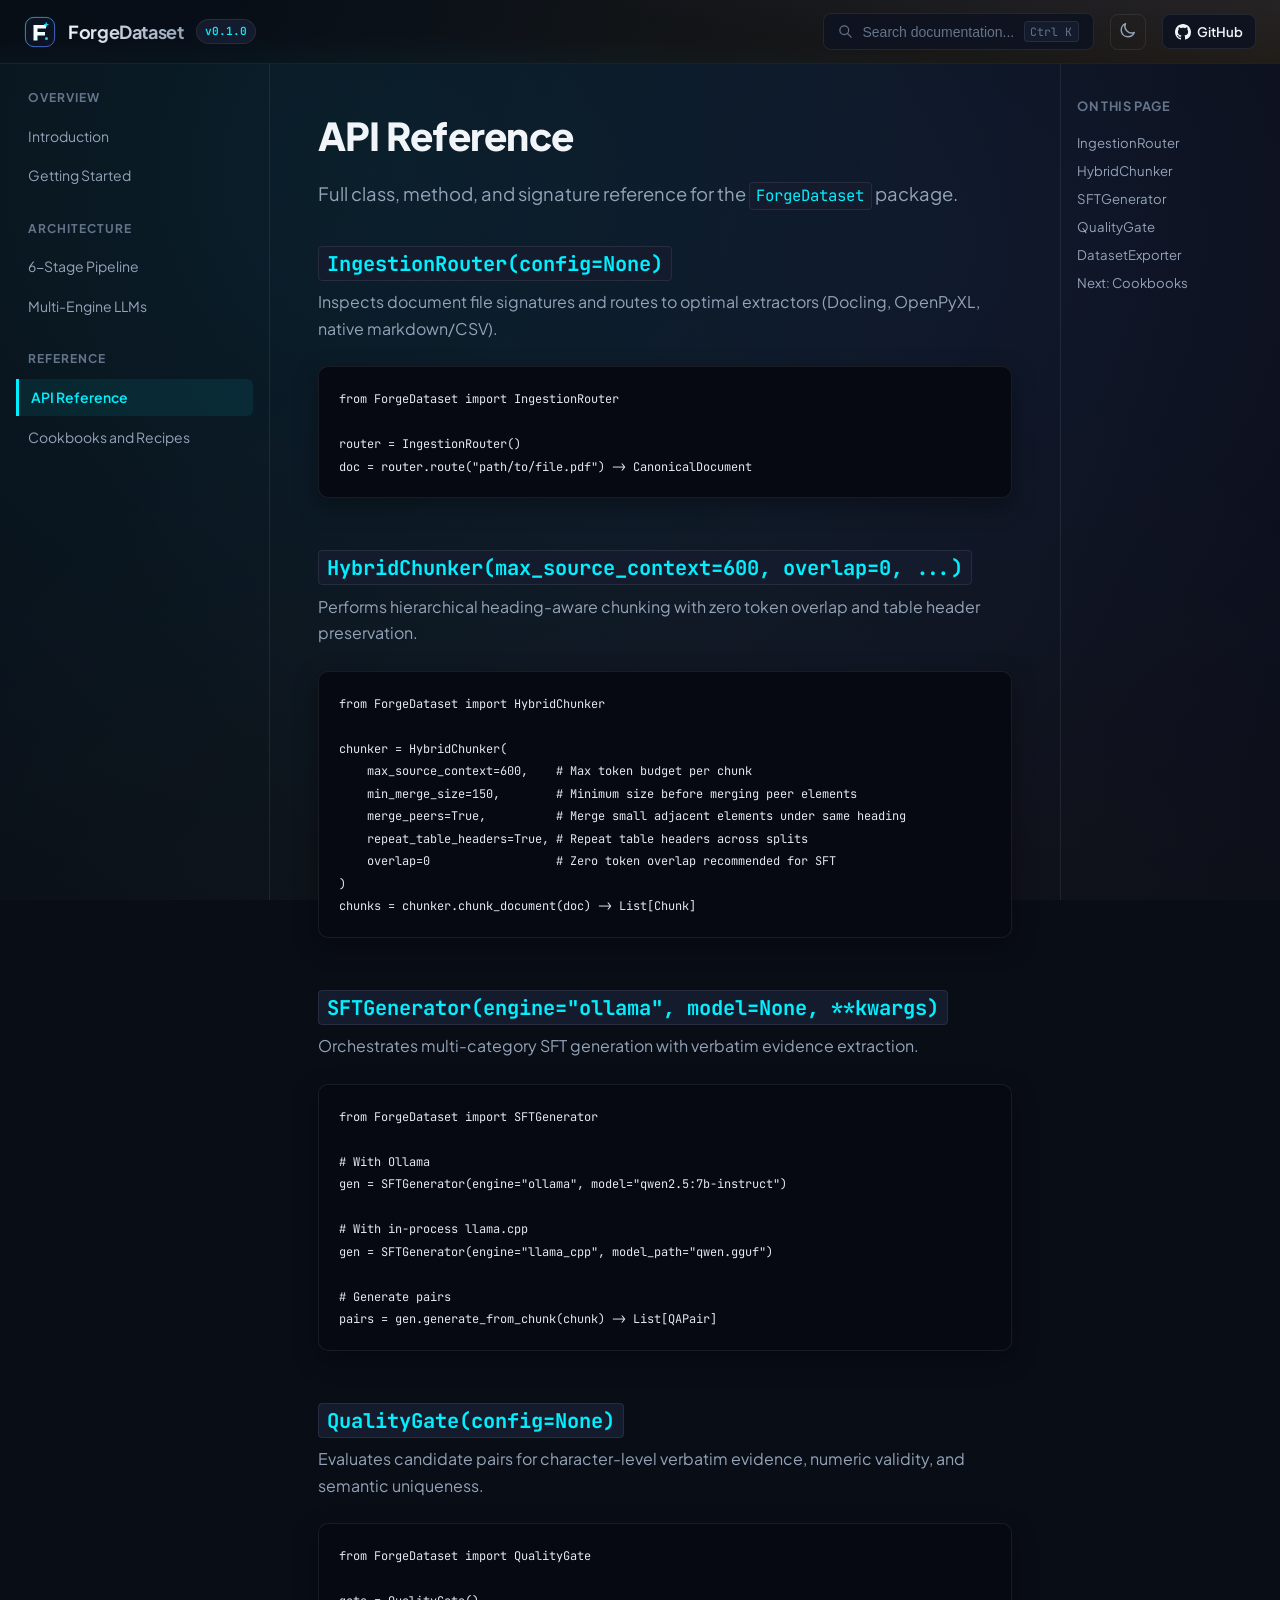
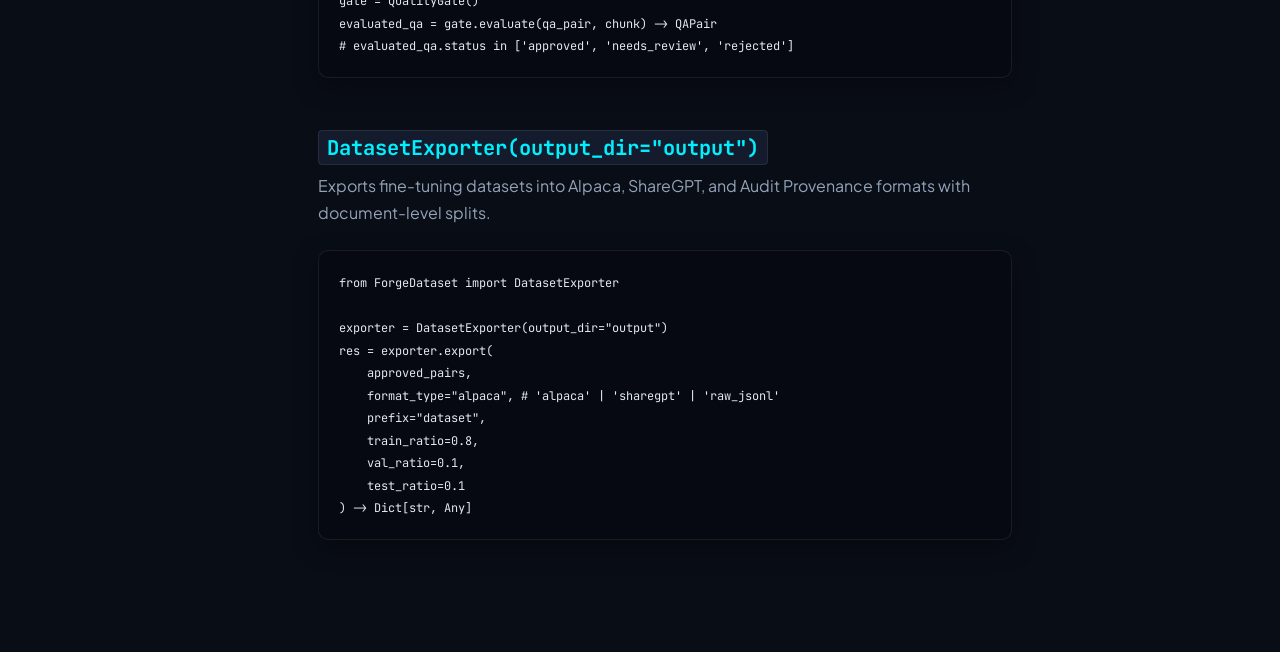
<file: api-reference.html>
<!DOCTYPE html>
<html lang="en" data-theme="dark">
<head>
  <meta charset="UTF-8" />
  <meta name="viewport" content="width=device-width, initial-scale=1.0" />
  <title>API Reference — ForgeDataset Documentation</title>
  <link rel="stylesheet" href="assets/theme.css" />
  <link rel="preconnect" href="https://fonts.googleapis.com">
  <link rel="preconnect" href="https://fonts.gstatic.com" crossorigin>
  <link href="https://fonts.googleapis.com/css2?family=JetBrains+Mono:wght@400;500;600&family=Plus+Jakarta+Sans:wght@400;500;600;700;800&display=swap" rel="stylesheet">
</head>
<body>

  <!-- Navigation Header -->
  <header class="site-header">
    <div class="brand-wrapper">
      <a href="index.html" style="display:flex; align-items:center; gap:0.75rem;">
        <img class="brand-logo" src="assets/forge-dataset-mark.svg" alt="" />
        <span class="brand-name">ForgeDataset</span>
      </a>
      <span class="brand-badge">v0.1.0</span>
    </div>

    <div class="header-actions">
      <button class="search-button" id="search-trigger-btn">
        <svg width="15" height="15" fill="none" stroke="currentColor" viewBox="0 0 24 24"><path stroke-linecap="round" stroke-linejoin="round" stroke-width="2" d="M21 21l-6-6m2-5a7 7 0 11-14 0 7 7 0 0114 0z"/></svg>
        <span>Search documentation...</span>
        <span class="search-kbd">Ctrl K</span>
      </button>

      <button class="header-btn" id="theme-toggle-btn" title="Toggle theme">
        <span id="theme-icon"></span>
      </button>

      <a href="https://github.com/tiwariar7/forge-dataset-factory" target="_blank" class="github-pill">
        <svg width="16" height="16" fill="currentColor" viewBox="0 0 24 24"><path d="M12 0C5.37 0 0 5.37 0 12c0 5.31 3.435 9.795 8.205 11.385.6.105.825-.255.825-.57 0-.285-.015-1.23-.015-2.235-3.015.555-3.795-.735-4.035-1.41-.135-.345-.72-1.41-1.23-1.695-.42-.225-1.02-.78-.015-.795.945-.015 1.62.87 1.845 1.23 1.08 1.815 2.805 1.305 3.495.99.105-.78.42-1.305.765-1.605-2.67-.3-5.46-1.335-5.46-5.925 0-1.305.465-2.385 1.23-3.225-.12-.3-.54-1.53.12-3.18 0 0 1.005-.315 3.3 1.23.96-.27 1.98-.405 3-.405s2.04.135 3 .405c2.295-1.56 3.3-1.23 3.3-1.23.66 1.65.24 2.88.12 3.18.765.84 1.23 1.905 1.23 3.225 0 4.605-2.805 5.625-5.475 5.925.435.375.81 1.095.81 2.22 0 1.605-.015 2.895-.015 3.3 0 .315.225.69.825.57A12.02 12.02 0 0024 12c0-6.63-5.37-12-12-12z"/></svg>
        <span>GitHub</span>
      </a>
    </div>
  </header>

  <div class="docs-layout">
    
    <!-- Sidebar Navigation -->
    <aside class="docs-sidebar">
      <div class="sidebar-group">
        <div class="sidebar-group-title">Overview</div>
        <a href="index.html" class="sidebar-link">Introduction</a>
        <a href="getting-started.html" class="sidebar-link">Getting Started</a>
      </div>

      <div class="sidebar-group">
        <div class="sidebar-group-title">Architecture</div>
        <a href="architecture.html" class="sidebar-link">6-Stage Pipeline</a>
        <a href="engines.html" class="sidebar-link">Multi-Engine LLMs</a>
      </div>

      <div class="sidebar-group">
        <div class="sidebar-group-title">Reference</div>
        <a href="api-reference.html" class="sidebar-link active">API Reference</a>
        <a href="examples.html" class="sidebar-link">Cookbooks and Recipes</a>
      </div>
    </aside>

    <!-- Main Content -->
    <main class="docs-main">
      <h1 style="font-size: 2.4rem; font-weight: 800; letter-spacing: -0.02em; margin-bottom: 0.75rem;">API Reference</h1>
      <p style="font-size: 1.15rem; color: var(--text-secondary); margin-bottom: 2rem;">Full class, method, and signature reference for the <code>ForgeDataset</code> package.</p>

      <!-- IngestionRouter -->
      <section id="ingestion-router" style="margin-bottom: 3rem;">
        <h2 style="font-size: 1.5rem; font-weight: 700; margin-bottom: 0.5rem;"><code>IngestionRouter(config=None)</code></h2>
        <p style="color: var(--text-secondary); margin-bottom: 1rem;">Inspects document file signatures and routes to optimal extractors (Docling, OpenPyXL, native markdown/CSV).</p>

        <div class="code-window">
          <pre><code>from ForgeDataset import IngestionRouter

router = IngestionRouter()
doc = router.route("path/to/file.pdf") -> CanonicalDocument</code></pre>
        </div>
      </section>

      <!-- HybridChunker -->
      <section id="hybrid-chunker" style="margin-bottom: 3rem;">
        <h2 style="font-size: 1.5rem; font-weight: 700; margin-bottom: 0.5rem;"><code>HybridChunker(max_source_context=600, overlap=0, ...)</code></h2>
        <p style="color: var(--text-secondary); margin-bottom: 1rem;">Performs hierarchical heading-aware chunking with zero token overlap and table header preservation.</p>

        <div class="code-window">
          <pre><code>from ForgeDataset import HybridChunker

chunker = HybridChunker(
    max_source_context=600,    # Max token budget per chunk
    min_merge_size=150,        # Minimum size before merging peer elements
    merge_peers=True,          # Merge small adjacent elements under same heading
    repeat_table_headers=True, # Repeat table headers across splits
    overlap=0                  # Zero token overlap recommended for SFT
)
chunks = chunker.chunk_document(doc) -> List[Chunk]</code></pre>
        </div>
      </section>

      <!-- SFTGenerator -->
      <section id="sft-generator" style="margin-bottom: 3rem;">
        <h2 style="font-size: 1.5rem; font-weight: 700; margin-bottom: 0.5rem;"><code>SFTGenerator(engine="ollama", model=None, **kwargs)</code></h2>
        <p style="color: var(--text-secondary); margin-bottom: 1rem;">Orchestrates multi-category SFT generation with verbatim evidence extraction.</p>

        <div class="code-window">
          <pre><code>from ForgeDataset import SFTGenerator

# With Ollama
gen = SFTGenerator(engine="ollama", model="qwen2.5:7b-instruct")

# With in-process llama.cpp
gen = SFTGenerator(engine="llama_cpp", model_path="qwen.gguf")

# Generate pairs
pairs = gen.generate_from_chunk(chunk) -> List[QAPair]</code></pre>
        </div>
      </section>

      <!-- QualityGate -->
      <section id="quality-gate" style="margin-bottom: 3rem;">
        <h2 style="font-size: 1.5rem; font-weight: 700; margin-bottom: 0.5rem;"><code>QualityGate(config=None)</code></h2>
        <p style="color: var(--text-secondary); margin-bottom: 1rem;">Evaluates candidate pairs for character-level verbatim evidence, numeric validity, and semantic uniqueness.</p>

        <div class="code-window">
          <pre><code>from ForgeDataset import QualityGate

gate = QualityGate()
evaluated_qa = gate.evaluate(qa_pair, chunk) -> QAPair
# evaluated_qa.status in ['approved', 'needs_review', 'rejected']</code></pre>
        </div>
      </section>

      <!-- DatasetExporter -->
      <section id="dataset-exporter" style="margin-bottom: 3rem;">
        <h2 style="font-size: 1.5rem; font-weight: 700; margin-bottom: 0.5rem;"><code>DatasetExporter(output_dir="output")</code></h2>
        <p style="color: var(--text-secondary); margin-bottom: 1rem;">Exports fine-tuning datasets into Alpaca, ShareGPT, and Audit Provenance formats with document-level splits.</p>

        <div class="code-window">
          <pre><code>from ForgeDataset import DatasetExporter

exporter = DatasetExporter(output_dir="output")
res = exporter.export(
    approved_pairs,
    format_type="alpaca", # 'alpaca' | 'sharegpt' | 'raw_jsonl'
    prefix="dataset",
    train_ratio=0.8,
    val_ratio=0.1,
    test_ratio=0.1
) -> Dict[str, Any]</code></pre>
        </div>
      </section>

    </main>

    <!-- Table of Contents -->
    <aside class="docs-toc">
      <div class="toc-title">On this page</div>
      <a href="#ingestion-router" class="toc-link">IngestionRouter</a>
      <a href="#hybrid-chunker" class="toc-link">HybridChunker</a>
      <a href="#sft-generator" class="toc-link">SFTGenerator</a>
      <a href="#quality-gate" class="toc-link">QualityGate</a>
      <a href="#dataset-exporter" class="toc-link">DatasetExporter</a>
      <a href="examples.html" class="toc-link">Next: Cookbooks</a>
    </aside>

  </div>

  <script src="assets/theme.js"></script>
</body>
</html>
</file>
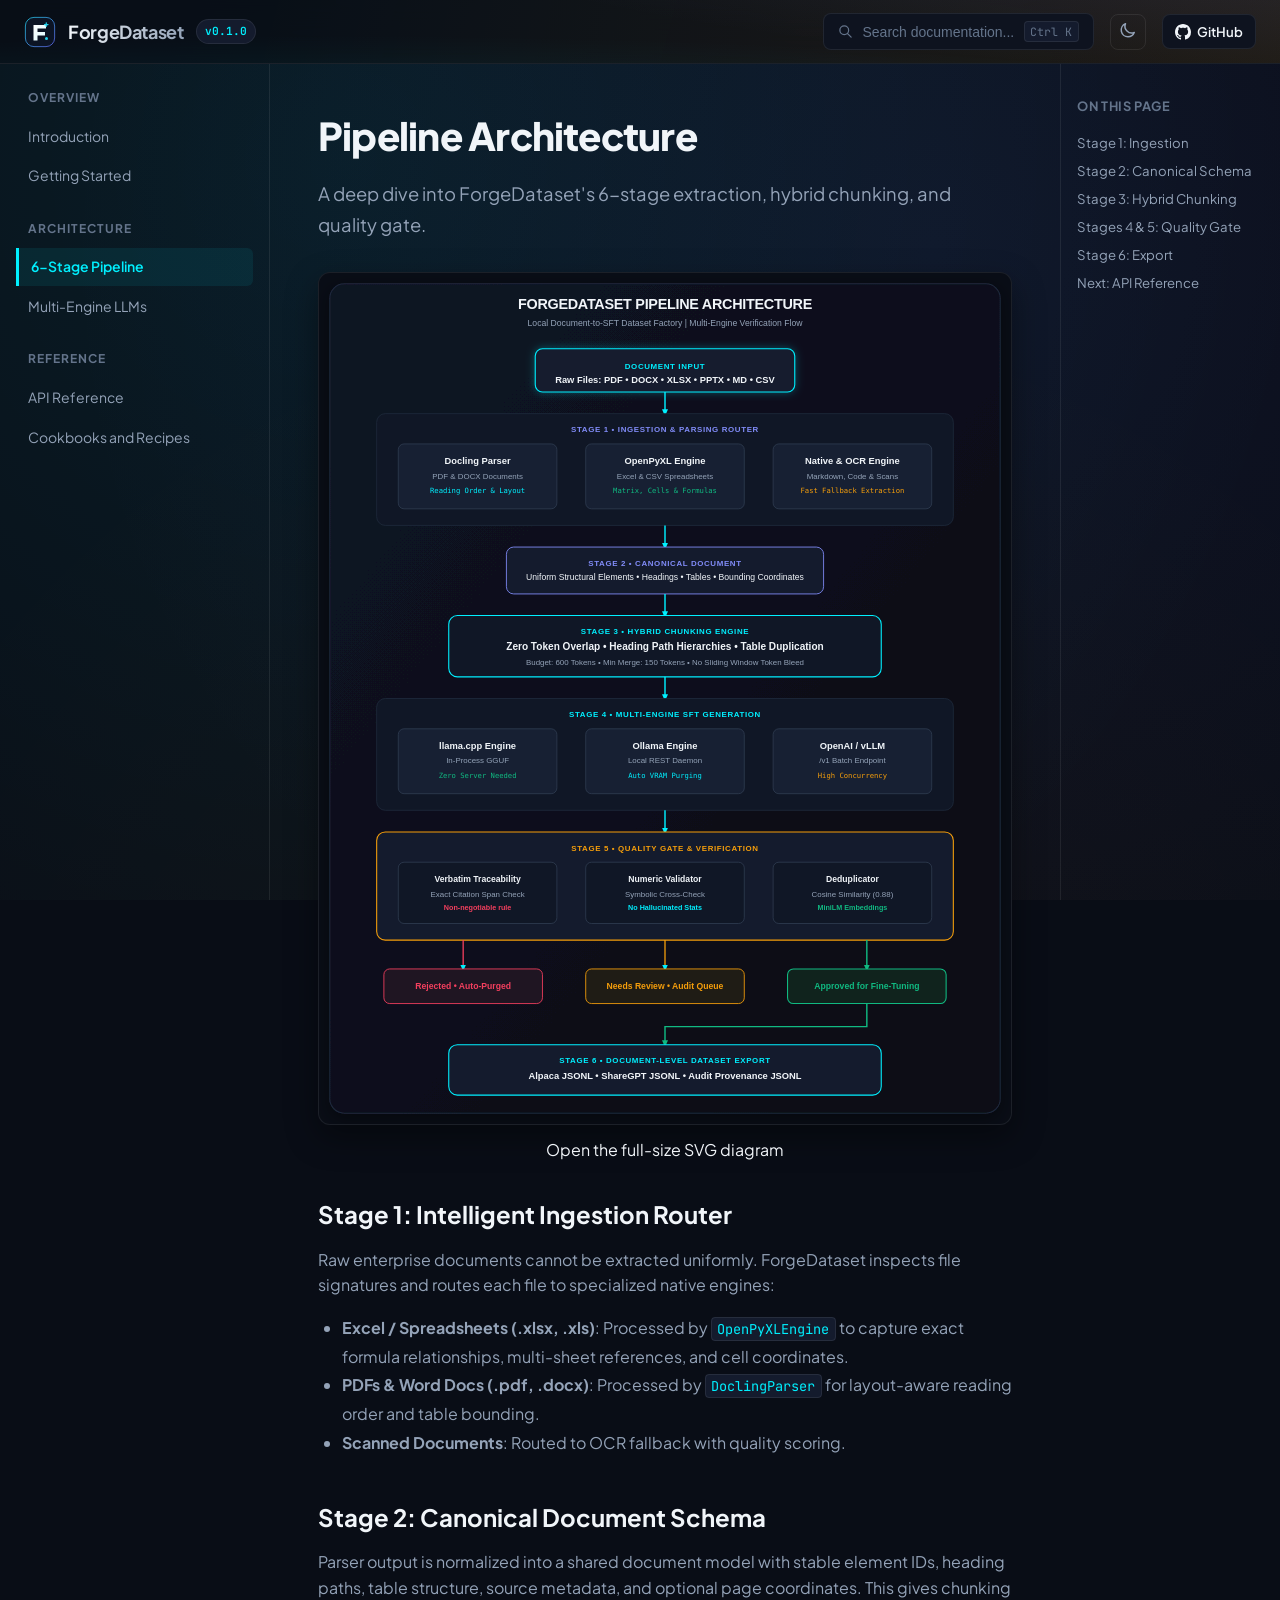
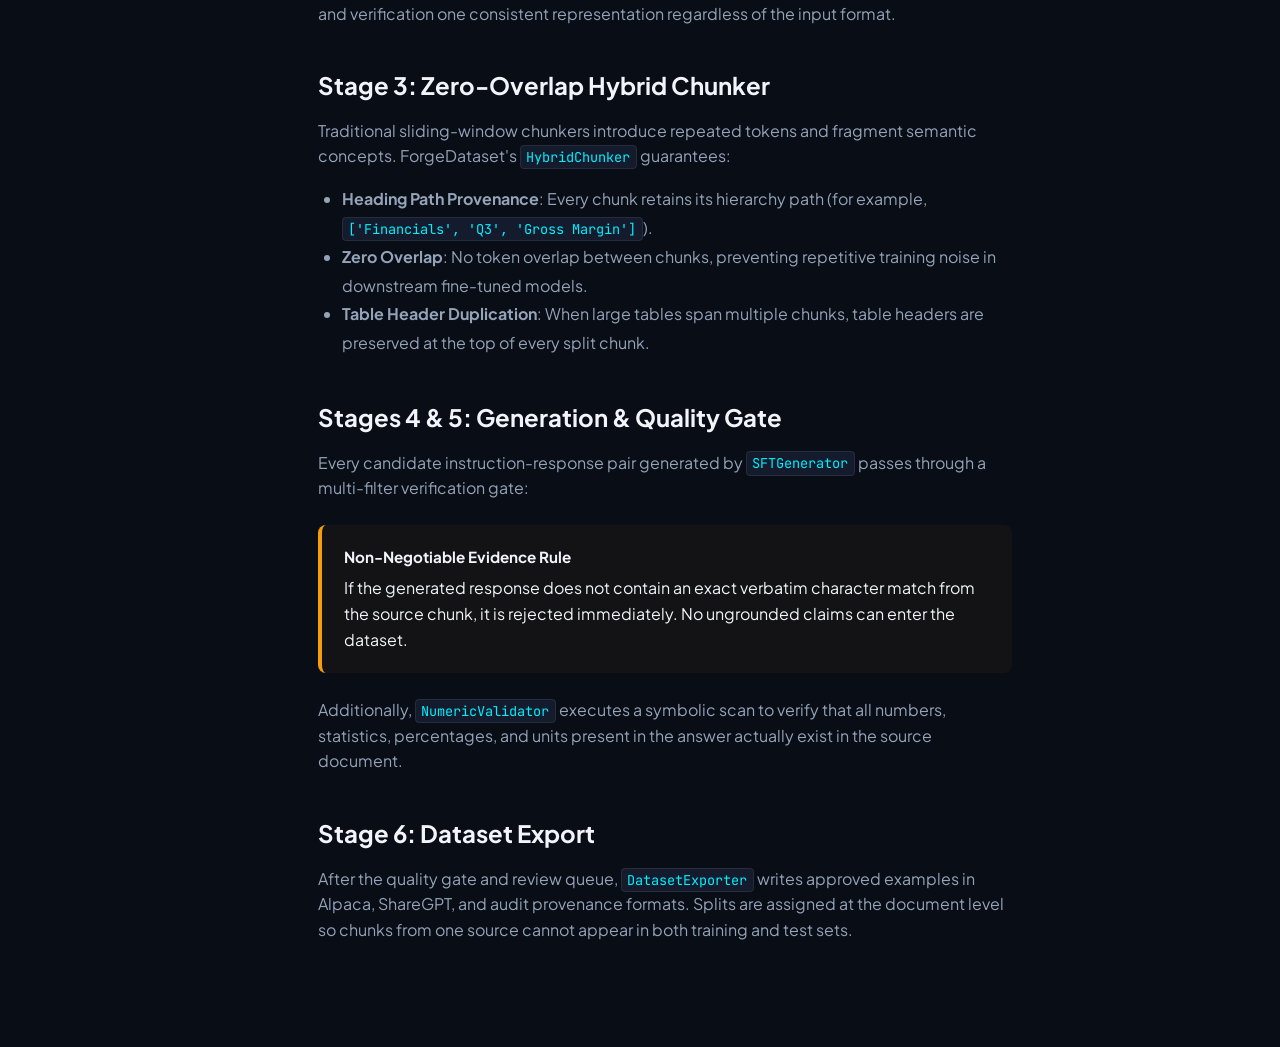
<file: architecture.html>
<!DOCTYPE html>
<html lang="en" data-theme="dark">

<head>
  <meta charset="UTF-8" />
  <meta name="viewport" content="width=device-width, initial-scale=1.0" />
  <title>Architecture — ForgeDataset Documentation</title>
  <link rel="stylesheet" href="assets/theme.css" />
  <link rel="preconnect" href="https://fonts.googleapis.com">
  <link rel="preconnect" href="https://fonts.gstatic.com" crossorigin>
  <link
    href="https://fonts.googleapis.com/css2?family=JetBrains+Mono:wght@400;500;600&family=Plus+Jakarta+Sans:wght@400;500;600;700;800&display=swap"
    rel="stylesheet">
</head>

<body>

  <!-- Navigation Header -->
  <header class="site-header">
    <div class="brand-wrapper">
      <a href="index.html" style="display:flex; align-items:center; gap:0.75rem;">
        <img class="brand-logo" src="assets/forge-dataset-mark.svg" alt="" />
        <span class="brand-name">ForgeDataset</span>
      </a>
      <span class="brand-badge">v0.1.0</span>
    </div>

    <div class="header-actions">
      <button class="search-button" id="search-trigger-btn">
        <svg width="15" height="15" fill="none" stroke="currentColor" viewBox="0 0 24 24">
          <path stroke-linecap="round" stroke-linejoin="round" stroke-width="2"
            d="M21 21l-6-6m2-5a7 7 0 11-14 0 7 7 0 0114 0z" />
        </svg>
        <span>Search documentation...</span>
        <span class="search-kbd">Ctrl K</span>
      </button>

      <button class="header-btn" id="theme-toggle-btn" title="Toggle theme">
        <span id="theme-icon"></span>
      </button>

      <a href="https://github.com/tiwariar7/forge-dataset-factory" target="_blank" class="github-pill">
        <svg width="16" height="16" fill="currentColor" viewBox="0 0 24 24">
          <path
            d="M12 0C5.37 0 0 5.37 0 12c0 5.31 3.435 9.795 8.205 11.385.6.105.825-.255.825-.57 0-.285-.015-1.23-.015-2.235-3.015.555-3.795-.735-4.035-1.41-.135-.345-.72-1.41-1.23-1.695-.42-.225-1.02-.78-.015-.795.945-.015 1.62.87 1.845 1.23 1.08 1.815 2.805 1.305 3.495.99.105-.78.42-1.305.765-1.605-2.67-.3-5.46-1.335-5.46-5.925 0-1.305.465-2.385 1.23-3.225-.12-.3-.54-1.53.12-3.18 0 0 1.005-.315 3.3 1.23.96-.27 1.98-.405 3-.405s2.04.135 3 .405c2.295-1.56 3.3-1.23 3.3-1.23.66 1.65.24 2.88.12 3.18.765.84 1.23 1.905 1.23 3.225 0 4.605-2.805 5.625-5.475 5.925.435.375.81 1.095.81 2.22 0 1.605-.015 2.895-.015 3.3 0 .315.225.69.825.57A12.02 12.02 0 0024 12c0-6.63-5.37-12-12-12z" />
        </svg>
        <span>GitHub</span>
      </a>
    </div>
  </header>

  <div class="docs-layout">

    <!-- Sidebar Navigation -->
    <aside class="docs-sidebar">
      <div class="sidebar-group">
        <div class="sidebar-group-title">Overview</div>
        <a href="index.html" class="sidebar-link">Introduction</a>
        <a href="getting-started.html" class="sidebar-link">Getting Started</a>
      </div>

      <div class="sidebar-group">
        <div class="sidebar-group-title">Architecture</div>
        <a href="architecture.html" class="sidebar-link active">6-Stage Pipeline</a>
        <a href="engines.html" class="sidebar-link">Multi-Engine LLMs</a>
      </div>

      <div class="sidebar-group">
        <div class="sidebar-group-title">Reference</div>
        <a href="api-reference.html" class="sidebar-link">API Reference</a>
        <a href="examples.html" class="sidebar-link">Cookbooks and Recipes</a>
      </div>
    </aside>

    <!-- Main Content -->
    <main class="docs-main">
      <h1 style="font-size: 2.4rem; font-weight: 800; letter-spacing: -0.02em; margin-bottom: 0.75rem;">Pipeline
        Architecture</h1>
      <p style="font-size: 1.15rem; color: var(--text-secondary); margin-bottom: 2rem;">A deep dive into ForgeDataset's
        6-stage extraction, hybrid chunking, and quality gate.</p>

      <div style="margin: 2rem 0;">
        <img class="architecture-diagram" src="assets/architecture.svg" alt="Six-stage ForgeDataset pipeline from document ingestion through verified dataset export" />
        <p style="text-align: center; margin-top: 0.75rem;"><a href="assets/architecture.svg">Open the full-size SVG diagram</a></p>
      </div>

      <!-- Stage 1 -->
      <section id="stage-1" style="margin-bottom: 2.5rem;">
        <h2 style="font-size: 1.5rem; font-weight: 700; margin-bottom: 0.75rem;">Stage 1: Intelligent Ingestion Router
        </h2>
        <p style="color: var(--text-secondary); line-height: 1.6; margin-bottom: 1rem;">
          Raw enterprise documents cannot be extracted uniformly. ForgeDataset inspects file signatures and routes each
          file to specialized native engines:
        </p>
        <ul style="color: var(--text-secondary); padding-left: 1.5rem; margin-bottom: 1rem; line-height: 1.8;">
          <li><strong>Excel / Spreadsheets (.xlsx, .xls)</strong>: Processed by <code>OpenPyXLEngine</code> to capture
            exact formula relationships, multi-sheet references, and cell coordinates.</li>
          <li><strong>PDFs & Word Docs (.pdf, .docx)</strong>: Processed by <code>DoclingParser</code> for layout-aware
            reading order and table bounding.</li>
          <li><strong>Scanned Documents</strong>: Routed to OCR fallback with quality scoring.</li>
        </ul>
      </section>

      <!-- Stage 2 -->
      <section id="stage-2" style="margin-bottom: 2.5rem;">
        <h2 style="font-size: 1.5rem; font-weight: 700; margin-bottom: 0.75rem;">Stage 2: Canonical Document Schema</h2>
        <p style="color: var(--text-secondary); line-height: 1.6; margin-bottom: 1rem;">
          Parser output is normalized into a shared document model with stable element IDs, heading paths, table structure, source metadata, and optional page coordinates. This gives chunking and verification one consistent representation regardless of the input format.
        </p>
      </section>

      <!-- Stage 3 -->
      <section id="stage-3" style="margin-bottom: 2.5rem;">
        <h2 style="font-size: 1.5rem; font-weight: 700; margin-bottom: 0.75rem;">Stage 3: Zero-Overlap Hybrid Chunker
        </h2>
        <p style="color: var(--text-secondary); line-height: 1.6; margin-bottom: 1rem;">
          Traditional sliding-window chunkers introduce repeated tokens and fragment semantic concepts. ForgeDataset's
          <code>HybridChunker</code> guarantees:
        </p>
        <ul style="color: var(--text-secondary); padding-left: 1.5rem; margin-bottom: 1rem; line-height: 1.8;">
          <li><strong>Heading Path Provenance</strong>: Every chunk retains its hierarchy path (for example,
            <code>['Financials', 'Q3', 'Gross Margin']</code>).</li>
          <li><strong>Zero Overlap</strong>: No token overlap between chunks, preventing repetitive training noise in
            downstream fine-tuned models.</li>
          <li><strong>Table Header Duplication</strong>: When large tables span multiple chunks, table headers are
            preserved at the top of every split chunk.</li>
        </ul>
      </section>

      <!-- Stages 4 & 5 -->
      <section id="stage-4-5" style="margin-bottom: 2.5rem;">
        <h2 style="font-size: 1.5rem; font-weight: 700; margin-bottom: 0.75rem;">Stages 4 & 5: Generation & Quality Gate</h2>
        <p style="color: var(--text-secondary); line-height: 1.6; margin-bottom: 1rem;">
          Every candidate instruction-response pair generated by <code>SFTGenerator</code> passes through a multi-filter
          verification gate:
        </p>
        <div class="callout callout-warning">
          <div class="callout-title">Non-Negotiable Evidence Rule</div>
          <div>If the generated response does not contain an exact verbatim character match from the source chunk, it is
            rejected immediately. No ungrounded claims can enter the dataset.</div>
        </div>
        <p style="color: var(--text-secondary); line-height: 1.6; margin-top: 1rem;">
          Additionally, <code>NumericValidator</code> executes a symbolic scan to verify that all numbers, statistics,
          percentages, and units present in the answer actually exist in the source document.
        </p>
      </section>

      <!-- Stage 6 -->
      <section id="stage-6" style="margin-bottom: 2.5rem;">
        <h2 style="font-size: 1.5rem; font-weight: 700; margin-bottom: 0.75rem;">Stage 6: Dataset Export</h2>
        <p style="color: var(--text-secondary); line-height: 1.6; margin-bottom: 1rem;">
          After the quality gate and review queue, <code>DatasetExporter</code> writes approved examples in Alpaca,
          ShareGPT, and audit provenance formats. Splits are assigned at the document level so chunks from one source
          cannot appear in both training and test sets.
        </p>
      </section>

    </main>

    <!-- Table of Contents -->
    <aside class="docs-toc">
      <div class="toc-title">On this page</div>
      <a href="#stage-1" class="toc-link">Stage 1: Ingestion</a>
      <a href="#stage-2" class="toc-link">Stage 2: Canonical Schema</a>
      <a href="#stage-3" class="toc-link">Stage 3: Hybrid Chunking</a>
      <a href="#stage-4-5" class="toc-link">Stages 4 & 5: Quality Gate</a>
      <a href="#stage-6" class="toc-link">Stage 6: Export</a>
      <a href="api-reference.html" class="toc-link">Next: API Reference</a>
    </aside>

  </div>

  <script src="assets/theme.js"></script>
</body>

</html>
</file>
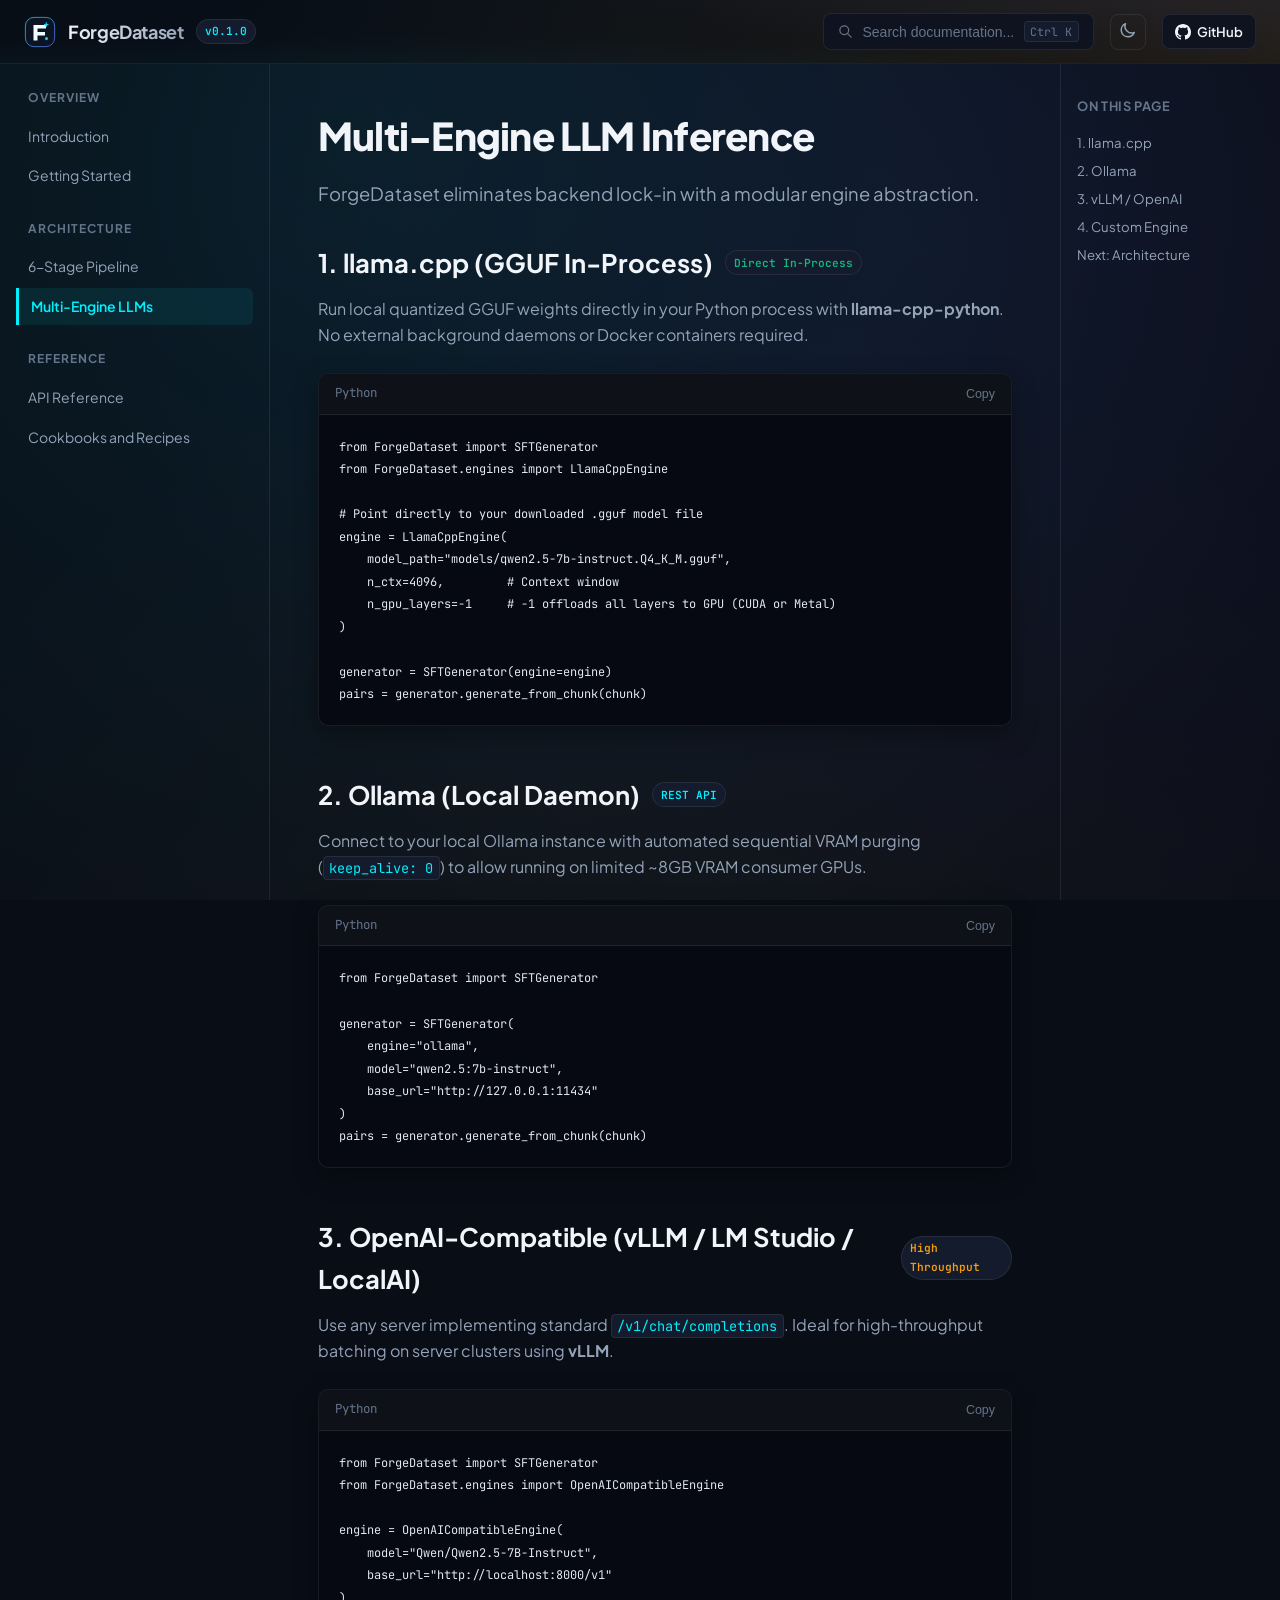
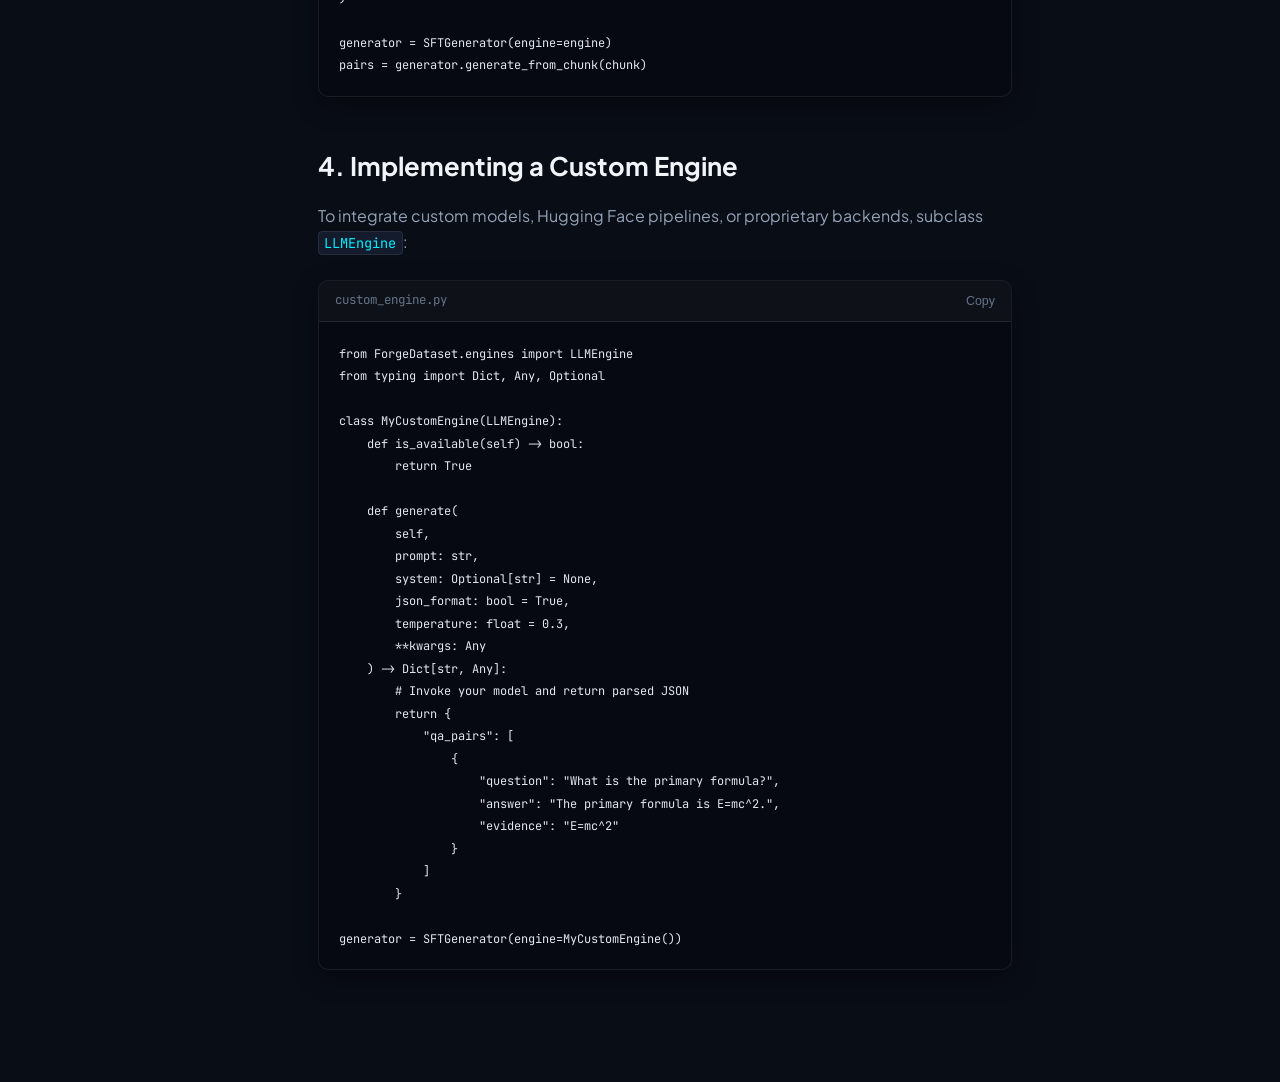
<file: engines.html>
<!DOCTYPE html>
<html lang="en" data-theme="dark">
<head>
  <meta charset="UTF-8" />
  <meta name="viewport" content="width=device-width, initial-scale=1.0" />
  <title>Inference Engines — ForgeDataset Documentation</title>
  <link rel="stylesheet" href="assets/theme.css" />
  <link rel="preconnect" href="https://fonts.googleapis.com">
  <link rel="preconnect" href="https://fonts.gstatic.com" crossorigin>
  <link href="https://fonts.googleapis.com/css2?family=JetBrains+Mono:wght@400;500;600&family=Plus+Jakarta+Sans:wght@400;500;600;700;800&display=swap" rel="stylesheet">
</head>
<body>

  <!-- Navigation Header -->
  <header class="site-header">
    <div class="brand-wrapper">
      <a href="index.html" style="display:flex; align-items:center; gap:0.75rem;">
        <img class="brand-logo" src="assets/forge-dataset-mark.svg" alt="" />
        <span class="brand-name">ForgeDataset</span>
      </a>
      <span class="brand-badge">v0.1.0</span>
    </div>

    <div class="header-actions">
      <button class="search-button" id="search-trigger-btn">
        <svg width="15" height="15" fill="none" stroke="currentColor" viewBox="0 0 24 24"><path stroke-linecap="round" stroke-linejoin="round" stroke-width="2" d="M21 21l-6-6m2-5a7 7 0 11-14 0 7 7 0 0114 0z"/></svg>
        <span>Search documentation...</span>
        <span class="search-kbd">Ctrl K</span>
      </button>

      <button class="header-btn" id="theme-toggle-btn" title="Toggle theme">
        <span id="theme-icon"></span>
      </button>

      <a href="https://github.com/tiwariar7/forge-dataset-factory" target="_blank" class="github-pill">
        <svg width="16" height="16" fill="currentColor" viewBox="0 0 24 24"><path d="M12 0C5.37 0 0 5.37 0 12c0 5.31 3.435 9.795 8.205 11.385.6.105.825-.255.825-.57 0-.285-.015-1.23-.015-2.235-3.015.555-3.795-.735-4.035-1.41-.135-.345-.72-1.41-1.23-1.695-.42-.225-1.02-.78-.015-.795.945-.015 1.62.87 1.845 1.23 1.08 1.815 2.805 1.305 3.495.99.105-.78.42-1.305.765-1.605-2.67-.3-5.46-1.335-5.46-5.925 0-1.305.465-2.385 1.23-3.225-.12-.3-.54-1.53.12-3.18 0 0 1.005-.315 3.3 1.23.96-.27 1.98-.405 3-.405s2.04.135 3 .405c2.295-1.56 3.3-1.23 3.3-1.23.66 1.65.24 2.88.12 3.18.765.84 1.23 1.905 1.23 3.225 0 4.605-2.805 5.625-5.475 5.925.435.375.81 1.095.81 2.22 0 1.605-.015 2.895-.015 3.3 0 .315.225.69.825.57A12.02 12.02 0 0024 12c0-6.63-5.37-12-12-12z"/></svg>
        <span>GitHub</span>
      </a>
    </div>
  </header>

  <div class="docs-layout">
    
    <!-- Sidebar Navigation -->
    <aside class="docs-sidebar">
      <div class="sidebar-group">
        <div class="sidebar-group-title">Overview</div>
        <a href="index.html" class="sidebar-link">Introduction</a>
        <a href="getting-started.html" class="sidebar-link">Getting Started</a>
      </div>

      <div class="sidebar-group">
        <div class="sidebar-group-title">Architecture</div>
        <a href="architecture.html" class="sidebar-link">6-Stage Pipeline</a>
        <a href="engines.html" class="sidebar-link active">Multi-Engine LLMs</a>
      </div>

      <div class="sidebar-group">
        <div class="sidebar-group-title">Reference</div>
        <a href="api-reference.html" class="sidebar-link">API Reference</a>
        <a href="examples.html" class="sidebar-link">Cookbooks and Recipes</a>
      </div>
    </aside>

    <!-- Main Content -->
    <main class="docs-main">
      <h1 style="font-size: 2.4rem; font-weight: 800; letter-spacing: -0.02em; margin-bottom: 0.75rem;">Multi-Engine LLM Inference</h1>
      <p style="font-size: 1.15rem; color: var(--text-secondary); margin-bottom: 2rem;">ForgeDataset eliminates backend lock-in with a modular engine abstraction.</p>

      <!-- Engine 1: llama.cpp -->
      <section id="llama-cpp" style="margin-bottom: 3rem;">
        <div style="display:flex; align-items:center; gap:0.75rem; margin-bottom:0.75rem;">
          <h2 style="font-size: 1.6rem; font-weight: 700;">1. llama.cpp (GGUF In-Process)</h2>
          <span class="brand-badge" style="color:var(--accent-emerald);">Direct In-Process</span>
        </div>
        <p style="color: var(--text-secondary); margin-bottom: 1rem;">
          Run local quantized GGUF weights directly in your Python process with <strong>llama-cpp-python</strong>. No external background daemons or Docker containers required.
        </p>

        <div class="code-window">
          <div class="code-header">
            <div class="code-title">Python</div>
            <button class="code-copy-btn">Copy</button>
          </div>
          <pre><code>from ForgeDataset import SFTGenerator
from ForgeDataset.engines import LlamaCppEngine

# Point directly to your downloaded .gguf model file
engine = LlamaCppEngine(
    model_path="models/qwen2.5-7b-instruct.Q4_K_M.gguf",
    n_ctx=4096,         # Context window
    n_gpu_layers=-1     # -1 offloads all layers to GPU (CUDA or Metal)
)

generator = SFTGenerator(engine=engine)
pairs = generator.generate_from_chunk(chunk)</code></pre>
        </div>
      </section>

      <!-- Engine 2: Ollama -->
      <section id="ollama" style="margin-bottom: 3rem;">
        <div style="display:flex; align-items:center; gap:0.75rem; margin-bottom:0.75rem;">
          <h2 style="font-size: 1.6rem; font-weight: 700;">2. Ollama (Local Daemon)</h2>
          <span class="brand-badge">REST API</span>
        </div>
        <p style="color: var(--text-secondary); margin-bottom: 1rem;">
          Connect to your local Ollama instance with automated sequential VRAM purging (<code>keep_alive: 0</code>) to allow running on limited ~8GB VRAM consumer GPUs.
        </p>

        <div class="code-window">
          <div class="code-header">
            <div class="code-title">Python</div>
            <button class="code-copy-btn">Copy</button>
          </div>
          <pre><code>from ForgeDataset import SFTGenerator

generator = SFTGenerator(
    engine="ollama",
    model="qwen2.5:7b-instruct",
    base_url="http://127.0.0.1:11434"
)
pairs = generator.generate_from_chunk(chunk)</code></pre>
        </div>
      </section>

      <!-- Engine 3: OpenAI Compatible / vLLM -->
      <section id="openai-compatible" style="margin-bottom: 3rem;">
        <div style="display:flex; align-items:center; gap:0.75rem; margin-bottom:0.75rem;">
          <h2 style="font-size: 1.6rem; font-weight: 700;">3. OpenAI-Compatible (vLLM / LM Studio / LocalAI)</h2>
          <span class="brand-badge" style="color:var(--accent-amber);">High Throughput</span>
        </div>
        <p style="color: var(--text-secondary); margin-bottom: 1rem;">
          Use any server implementing standard <code>/v1/chat/completions</code>. Ideal for high-throughput batching on server clusters using <strong>vLLM</strong>.
        </p>

        <div class="code-window">
          <div class="code-header">
            <div class="code-title">Python</div>
            <button class="code-copy-btn">Copy</button>
          </div>
          <pre><code>from ForgeDataset import SFTGenerator
from ForgeDataset.engines import OpenAICompatibleEngine

engine = OpenAICompatibleEngine(
    model="Qwen/Qwen2.5-7B-Instruct",
    base_url="http://localhost:8000/v1"
)

generator = SFTGenerator(engine=engine)
pairs = generator.generate_from_chunk(chunk)</code></pre>
        </div>
      </section>

      <!-- Engine 4: Custom Engine Subclass -->
      <section id="custom-engine" style="margin-bottom: 3rem;">
        <h2 style="font-size: 1.6rem; font-weight: 700; margin-bottom: 1rem;">4. Implementing a Custom Engine</h2>
        <p style="color: var(--text-secondary); margin-bottom: 1rem;">
          To integrate custom models, Hugging Face pipelines, or proprietary backends, subclass <code>LLMEngine</code>:
        </p>

        <div class="code-window">
          <div class="code-header">
            <div class="code-title">custom_engine.py</div>
            <button class="code-copy-btn">Copy</button>
          </div>
          <pre><code>from ForgeDataset.engines import LLMEngine
from typing import Dict, Any, Optional

class MyCustomEngine(LLMEngine):
    def is_available(self) -> bool:
        return True

    def generate(
        self,
        prompt: str,
        system: Optional[str] = None,
        json_format: bool = True,
        temperature: float = 0.3,
        **kwargs: Any
    ) -> Dict[str, Any]:
        # Invoke your model and return parsed JSON
        return {
            "qa_pairs": [
                {
                    "question": "What is the primary formula?",
                    "answer": "The primary formula is E=mc^2.",
                    "evidence": "E=mc^2"
                }
            ]
        }

generator = SFTGenerator(engine=MyCustomEngine())</code></pre>
        </div>
      </section>

    </main>

    <!-- Table of Contents -->
    <aside class="docs-toc">
      <div class="toc-title">On this page</div>
      <a href="#llama-cpp" class="toc-link">1. llama.cpp</a>
      <a href="#ollama" class="toc-link">2. Ollama</a>
      <a href="#openai-compatible" class="toc-link">3. vLLM / OpenAI</a>
      <a href="#custom-engine" class="toc-link">4. Custom Engine</a>
      <a href="architecture.html" class="toc-link">Next: Architecture</a>
    </aside>

  </div>

  <script src="assets/theme.js"></script>
</body>
</html>
</file>
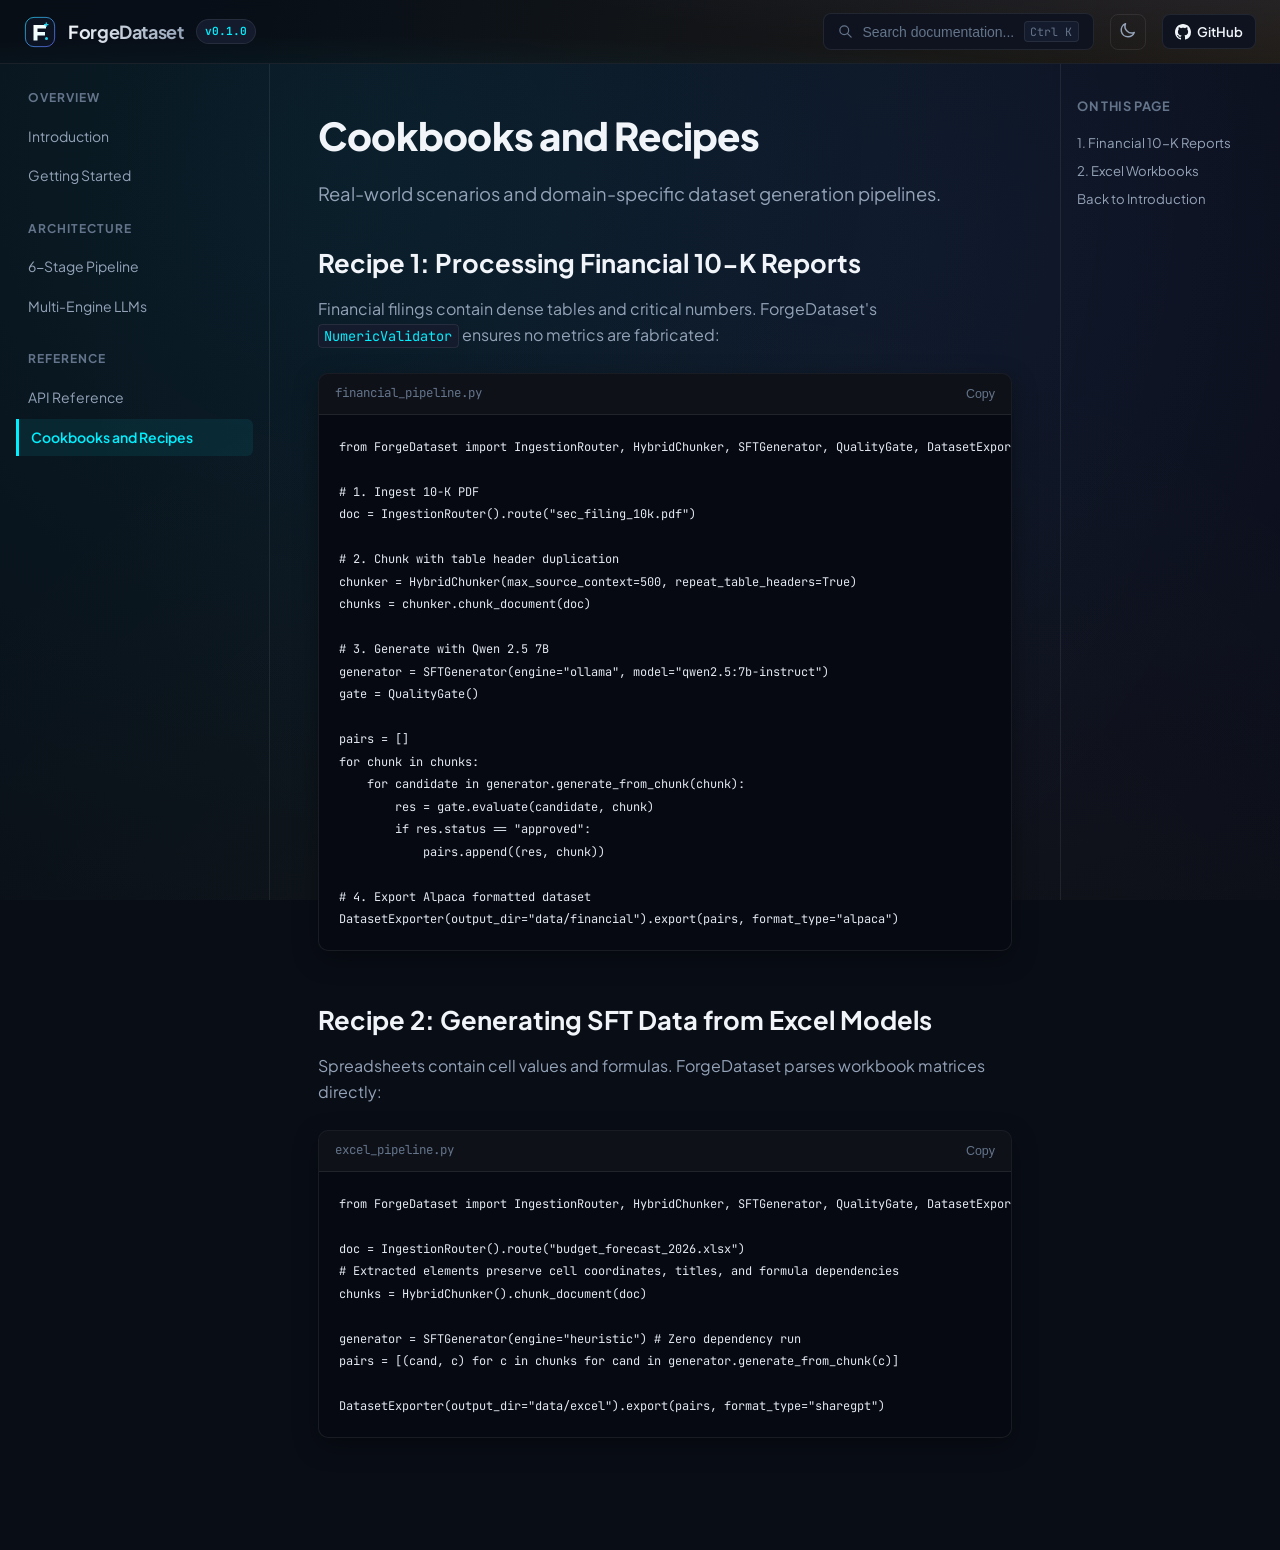
<file: examples.html>
<!DOCTYPE html>
<html lang="en" data-theme="dark">
<head>
  <meta charset="UTF-8" />
  <meta name="viewport" content="width=device-width, initial-scale=1.0" />
  <title>Cookbooks and Recipes — ForgeDataset Documentation</title>
  <link rel="stylesheet" href="assets/theme.css" />
  <link rel="preconnect" href="https://fonts.googleapis.com">
  <link rel="preconnect" href="https://fonts.gstatic.com" crossorigin>
  <link href="https://fonts.googleapis.com/css2?family=JetBrains+Mono:wght@400;500;600&family=Plus+Jakarta+Sans:wght@400;500;600;700;800&display=swap" rel="stylesheet">
</head>
<body>

  <!-- Navigation Header -->
  <header class="site-header">
    <div class="brand-wrapper">
      <a href="index.html" style="display:flex; align-items:center; gap:0.75rem;">
        <img class="brand-logo" src="assets/forge-dataset-mark.svg" alt="" />
        <span class="brand-name">ForgeDataset</span>
      </a>
      <span class="brand-badge">v0.1.0</span>
    </div>

    <div class="header-actions">
      <button class="search-button" id="search-trigger-btn">
        <svg width="15" height="15" fill="none" stroke="currentColor" viewBox="0 0 24 24"><path stroke-linecap="round" stroke-linejoin="round" stroke-width="2" d="M21 21l-6-6m2-5a7 7 0 11-14 0 7 7 0 0114 0z"/></svg>
        <span>Search documentation...</span>
        <span class="search-kbd">Ctrl K</span>
      </button>

      <button class="header-btn" id="theme-toggle-btn" title="Toggle theme">
        <span id="theme-icon"></span>
      </button>

      <a href="https://github.com/tiwariar7/forge-dataset-factory" target="_blank" class="github-pill">
        <svg width="16" height="16" fill="currentColor" viewBox="0 0 24 24"><path d="M12 0C5.37 0 0 5.37 0 12c0 5.31 3.435 9.795 8.205 11.385.6.105.825-.255.825-.57 0-.285-.015-1.23-.015-2.235-3.015.555-3.795-.735-4.035-1.41-.135-.345-.72-1.41-1.23-1.695-.42-.225-1.02-.78-.015-.795.945-.015 1.62.87 1.845 1.23 1.08 1.815 2.805 1.305 3.495.99.105-.78.42-1.305.765-1.605-2.67-.3-5.46-1.335-5.46-5.925 0-1.305.465-2.385 1.23-3.225-.12-.3-.54-1.53.12-3.18 0 0 1.005-.315 3.3 1.23.96-.27 1.98-.405 3-.405s2.04.135 3 .405c2.295-1.56 3.3-1.23 3.3-1.23.66 1.65.24 2.88.12 3.18.765.84 1.23 1.905 1.23 3.225 0 4.605-2.805 5.625-5.475 5.925.435.375.81 1.095.81 2.22 0 1.605-.015 2.895-.015 3.3 0 .315.225.69.825.57A12.02 12.02 0 0024 12c0-6.63-5.37-12-12-12z"/></svg>
        <span>GitHub</span>
      </a>
    </div>
  </header>

  <div class="docs-layout">
    
    <!-- Sidebar Navigation -->
    <aside class="docs-sidebar">
      <div class="sidebar-group">
        <div class="sidebar-group-title">Overview</div>
        <a href="index.html" class="sidebar-link">Introduction</a>
        <a href="getting-started.html" class="sidebar-link">Getting Started</a>
      </div>

      <div class="sidebar-group">
        <div class="sidebar-group-title">Architecture</div>
        <a href="architecture.html" class="sidebar-link">6-Stage Pipeline</a>
        <a href="engines.html" class="sidebar-link">Multi-Engine LLMs</a>
      </div>

      <div class="sidebar-group">
        <div class="sidebar-group-title">Reference</div>
        <a href="api-reference.html" class="sidebar-link">API Reference</a>
        <a href="examples.html" class="sidebar-link active">Cookbooks and Recipes</a>
      </div>
    </aside>

    <!-- Main Content -->
    <main class="docs-main">
      <h1 style="font-size: 2.4rem; font-weight: 800; letter-spacing: -0.02em; margin-bottom: 0.75rem;">Cookbooks and Recipes</h1>
      <p style="font-size: 1.15rem; color: var(--text-secondary); margin-bottom: 2rem;">Real-world scenarios and domain-specific dataset generation pipelines.</p>

      <!-- Recipe 1: Financial Reports -->
      <section id="recipe-financial" style="margin-bottom: 3rem;">
        <h2 style="font-size: 1.6rem; font-weight: 700; margin-bottom: 0.75rem;">Recipe 1: Processing Financial 10-K Reports</h2>
        <p style="color: var(--text-secondary); margin-bottom: 1rem;">
          Financial filings contain dense tables and critical numbers. ForgeDataset's <code>NumericValidator</code> ensures no metrics are fabricated:
        </p>

        <div class="code-window">
          <div class="code-header">
            <div class="code-title">financial_pipeline.py</div>
            <button class="code-copy-btn">Copy</button>
          </div>
          <pre><code>from ForgeDataset import IngestionRouter, HybridChunker, SFTGenerator, QualityGate, DatasetExporter

# 1. Ingest 10-K PDF
doc = IngestionRouter().route("sec_filing_10k.pdf")

# 2. Chunk with table header duplication
chunker = HybridChunker(max_source_context=500, repeat_table_headers=True)
chunks = chunker.chunk_document(doc)

# 3. Generate with Qwen 2.5 7B
generator = SFTGenerator(engine="ollama", model="qwen2.5:7b-instruct")
gate = QualityGate()

pairs = []
for chunk in chunks:
    for candidate in generator.generate_from_chunk(chunk):
        res = gate.evaluate(candidate, chunk)
        if res.status == "approved":
            pairs.append((res, chunk))

# 4. Export Alpaca formatted dataset
DatasetExporter(output_dir="data/financial").export(pairs, format_type="alpaca")</code></pre>
        </div>
      </section>

      <!-- Recipe 2: Excel Financial Models -->
      <section id="recipe-excel" style="margin-bottom: 3rem;">
        <h2 style="font-size: 1.6rem; font-weight: 700; margin-bottom: 0.75rem;">Recipe 2: Generating SFT Data from Excel Models</h2>
        <p style="color: var(--text-secondary); margin-bottom: 1rem;">
          Spreadsheets contain cell values and formulas. ForgeDataset parses workbook matrices directly:
        </p>

        <div class="code-window">
          <div class="code-header">
            <div class="code-title">excel_pipeline.py</div>
            <button class="code-copy-btn">Copy</button>
          </div>
          <pre><code>from ForgeDataset import IngestionRouter, HybridChunker, SFTGenerator, QualityGate, DatasetExporter

doc = IngestionRouter().route("budget_forecast_2026.xlsx")
# Extracted elements preserve cell coordinates, titles, and formula dependencies
chunks = HybridChunker().chunk_document(doc)

generator = SFTGenerator(engine="heuristic") # Zero dependency run
pairs = [(cand, c) for c in chunks for cand in generator.generate_from_chunk(c)]

DatasetExporter(output_dir="data/excel").export(pairs, format_type="sharegpt")</code></pre>
        </div>
      </section>

    </main>

    <!-- Table of Contents -->
    <aside class="docs-toc">
      <div class="toc-title">On this page</div>
      <a href="#recipe-financial" class="toc-link">1. Financial 10-K Reports</a>
      <a href="#recipe-excel" class="toc-link">2. Excel Workbooks</a>
      <a href="index.html" class="toc-link">Back to Introduction</a>
    </aside>

  </div>

  <script src="assets/theme.js"></script>
</body>
</html>
</file>
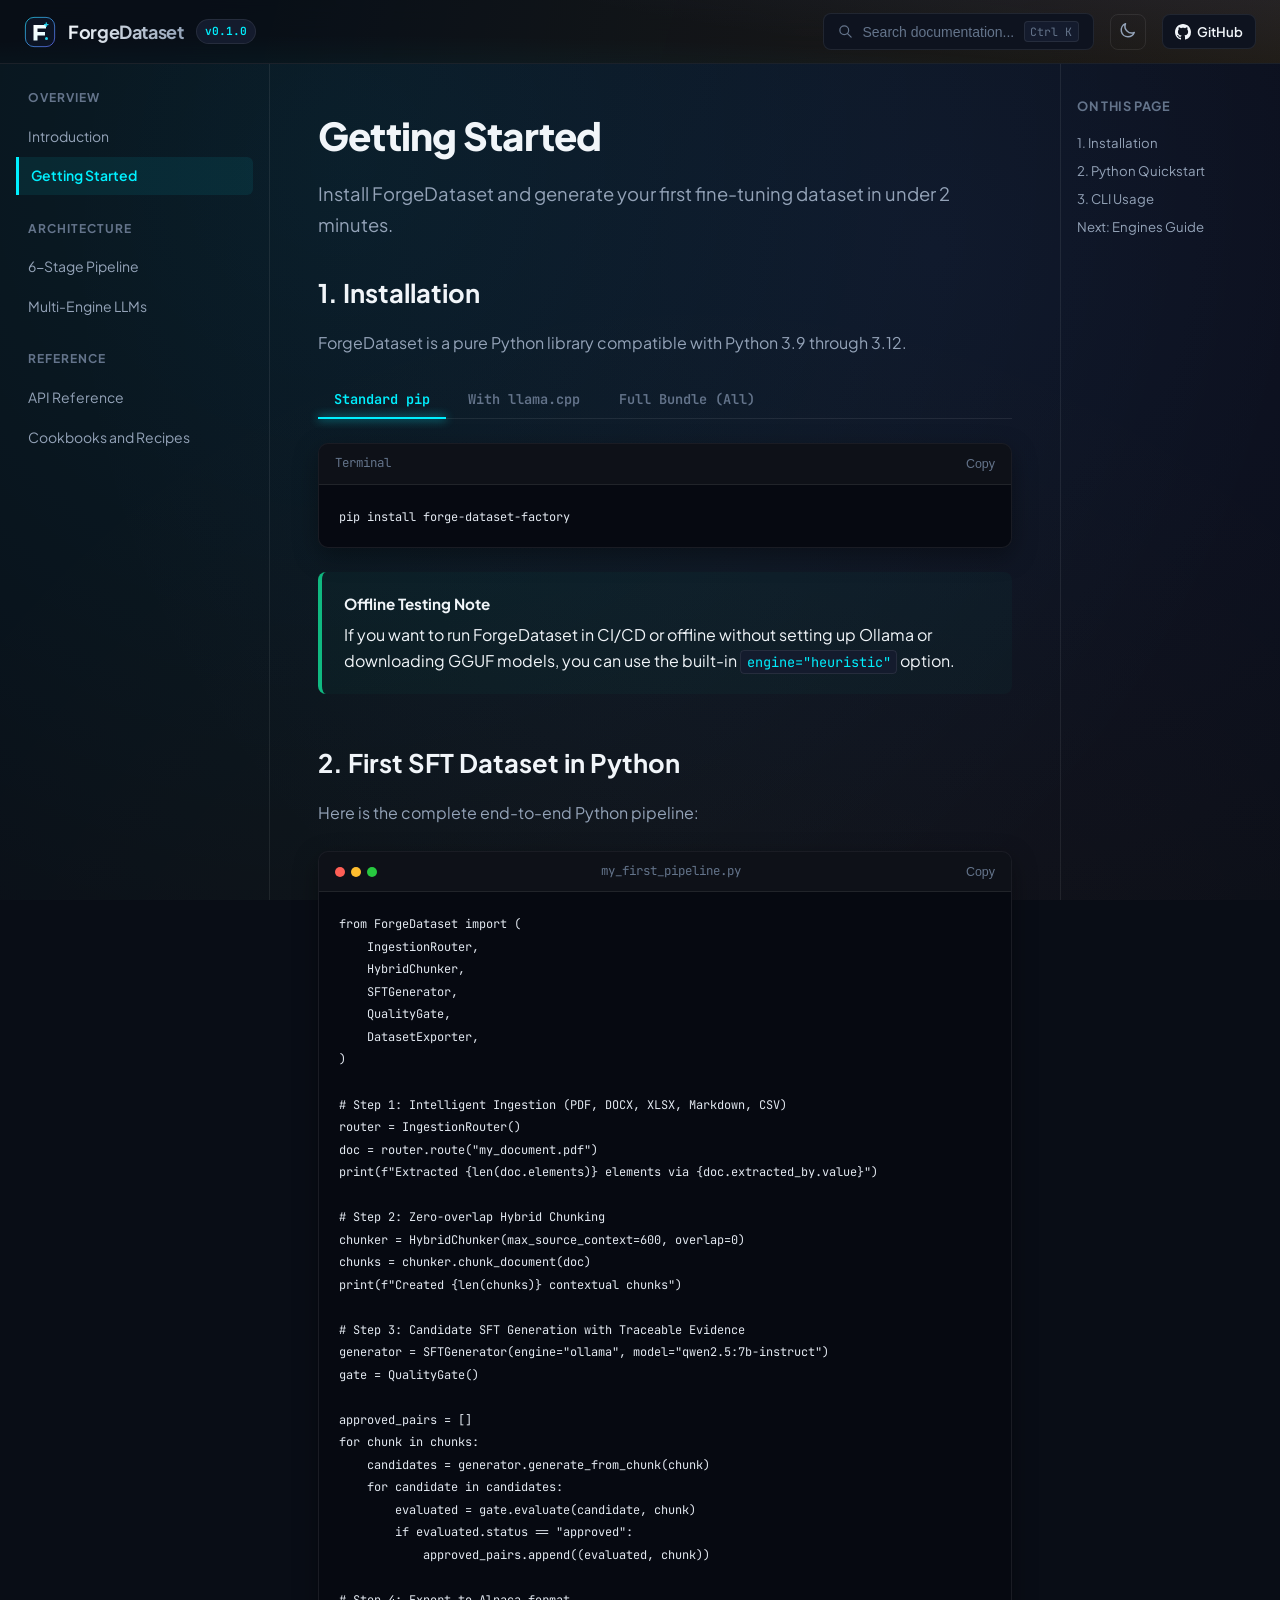
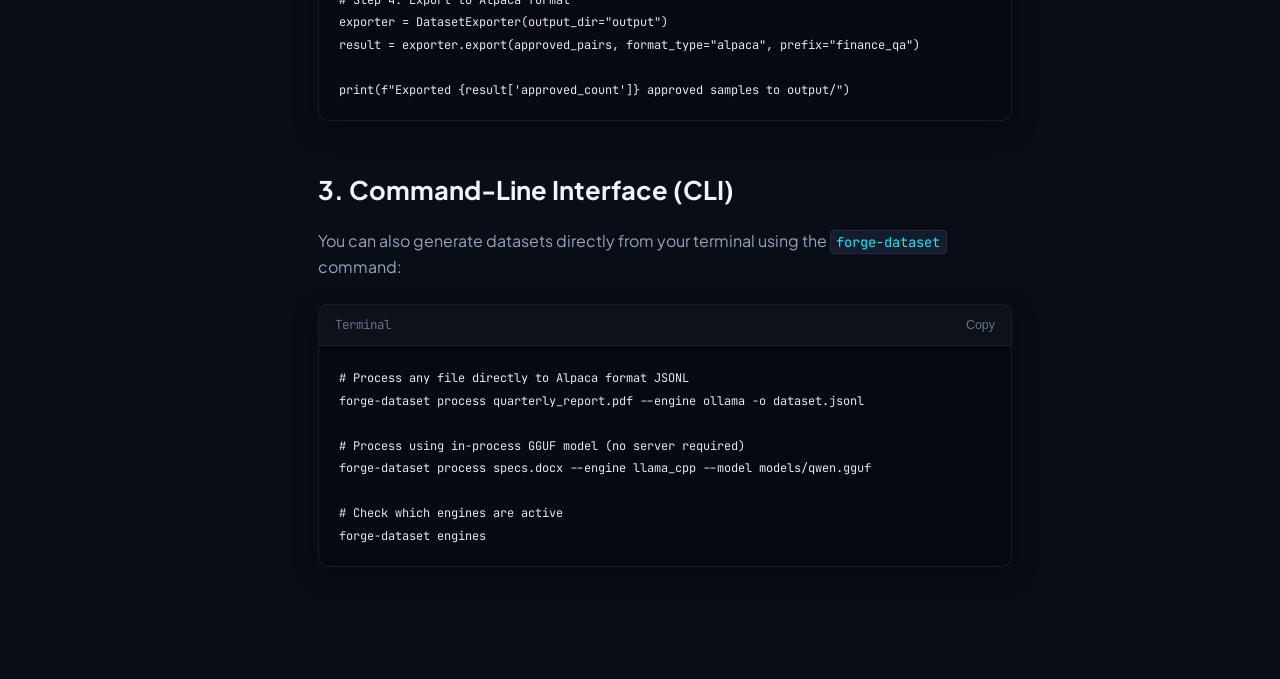
<file: getting-started.html>
<!DOCTYPE html>
<html lang="en" data-theme="dark">
<head>
  <meta charset="UTF-8" />
  <meta name="viewport" content="width=device-width, initial-scale=1.0" />
  <title>Getting Started — ForgeDataset Documentation</title>
  <link rel="stylesheet" href="assets/theme.css" />
  <link rel="preconnect" href="https://fonts.googleapis.com">
  <link rel="preconnect" href="https://fonts.gstatic.com" crossorigin>
  <link href="https://fonts.googleapis.com/css2?family=JetBrains+Mono:wght@400;500;600&family=Plus+Jakarta+Sans:wght@400;500;600;700;800&display=swap" rel="stylesheet">
</head>
<body>

  <!-- Navigation Header -->
  <header class="site-header">
    <div class="brand-wrapper">
      <a href="index.html" style="display:flex; align-items:center; gap:0.75rem;">
        <img class="brand-logo" src="assets/forge-dataset-mark.svg" alt="" />
        <span class="brand-name">ForgeDataset</span>
      </a>
      <span class="brand-badge">v0.1.0</span>
    </div>

    <div class="header-actions">
      <button class="search-button" id="search-trigger-btn">
        <svg width="15" height="15" fill="none" stroke="currentColor" viewBox="0 0 24 24"><path stroke-linecap="round" stroke-linejoin="round" stroke-width="2" d="M21 21l-6-6m2-5a7 7 0 11-14 0 7 7 0 0114 0z"/></svg>
        <span>Search documentation...</span>
        <span class="search-kbd">Ctrl K</span>
      </button>

      <button class="header-btn" id="theme-toggle-btn" title="Toggle theme">
        <span id="theme-icon"></span>
      </button>

      <a href="https://github.com/tiwariar7/forge-dataset-factory" target="_blank" class="github-pill">
        <svg width="16" height="16" fill="currentColor" viewBox="0 0 24 24"><path d="M12 0C5.37 0 0 5.37 0 12c0 5.31 3.435 9.795 8.205 11.385.6.105.825-.255.825-.57 0-.285-.015-1.23-.015-2.235-3.015.555-3.795-.735-4.035-1.41-.135-.345-.72-1.41-1.23-1.695-.42-.225-1.02-.78-.015-.795.945-.015 1.62.87 1.845 1.23 1.08 1.815 2.805 1.305 3.495.99.105-.78.42-1.305.765-1.605-2.67-.3-5.46-1.335-5.46-5.925 0-1.305.465-2.385 1.23-3.225-.12-.3-.54-1.53.12-3.18 0 0 1.005-.315 3.3 1.23.96-.27 1.98-.405 3-.405s2.04.135 3 .405c2.295-1.56 3.3-1.23 3.3-1.23.66 1.65.24 2.88.12 3.18.765.84 1.23 1.905 1.23 3.225 0 4.605-2.805 5.625-5.475 5.925.435.375.81 1.095.81 2.22 0 1.605-.015 2.895-.015 3.3 0 .315.225.69.825.57A12.02 12.02 0 0024 12c0-6.63-5.37-12-12-12z"/></svg>
        <span>GitHub</span>
      </a>
    </div>
  </header>

  <div class="docs-layout">
    
    <!-- Sidebar Navigation -->
    <aside class="docs-sidebar">
      <div class="sidebar-group">
        <div class="sidebar-group-title">Overview</div>
        <a href="index.html" class="sidebar-link">Introduction</a>
        <a href="getting-started.html" class="sidebar-link active">Getting Started</a>
      </div>

      <div class="sidebar-group">
        <div class="sidebar-group-title">Architecture</div>
        <a href="architecture.html" class="sidebar-link">6-Stage Pipeline</a>
        <a href="engines.html" class="sidebar-link">Multi-Engine LLMs</a>
      </div>

      <div class="sidebar-group">
        <div class="sidebar-group-title">Reference</div>
        <a href="api-reference.html" class="sidebar-link">API Reference</a>
        <a href="examples.html" class="sidebar-link">Cookbooks and Recipes</a>
      </div>
    </aside>

    <!-- Main Content -->
    <main class="docs-main">
      <h1 style="font-size: 2.4rem; font-weight: 800; letter-spacing: -0.02em; margin-bottom: 0.75rem;">Getting Started</h1>
      <p style="font-size: 1.15rem; color: var(--text-secondary); margin-bottom: 2rem;">Install ForgeDataset and generate your first fine-tuning dataset in under 2 minutes.</p>

      <!-- Section: Installation -->
      <section id="installation" style="margin-bottom: 3rem;">
        <h2 style="font-size: 1.6rem; font-weight: 700; margin-bottom: 1rem;">1. Installation</h2>
        <p style="color: var(--text-secondary); margin-bottom: 1rem;">ForgeDataset is a pure Python library compatible with Python 3.9 through 3.12.</p>

        <div class="tab-container">
          <div class="tab-nav">
            <button class="tab-button active">Standard pip</button>
            <button class="tab-button">With llama.cpp</button>
            <button class="tab-button">Full Bundle (All)</button>
          </div>

          <div class="tab-content active">
            <div class="code-window">
              <div class="code-header">
                <div class="code-title">Terminal</div>
                <button class="code-copy-btn">Copy</button>
              </div>
              <pre><code>pip install forge-dataset-factory</code></pre>
            </div>
          </div>

          <div class="tab-content">
            <div class="code-window">
              <div class="code-header">
                <div class="code-title">Terminal (GGUF in-process support)</div>
                <button class="code-copy-btn">Copy</button>
              </div>
              <pre><code>pip install "forge-dataset-factory[llamacpp]"</code></pre>
            </div>
          </div>

          <div class="tab-content">
            <div class="code-window">
              <div class="code-header">
                <div class="code-title">Terminal (FastAPI server + llama.cpp + dev tools)</div>
                <button class="code-copy-btn">Copy</button>
              </div>
              <pre><code>pip install "forge-dataset-factory[all]"</code></pre>
            </div>
          </div>
        </div>

        <div class="callout callout-tip">
          <div class="callout-title">Offline Testing Note</div>
          <div>If you want to run ForgeDataset in CI/CD or offline without setting up Ollama or downloading GGUF models, you can use the built-in <code>engine="heuristic"</code> option.</div>
        </div>
      </section>

      <!-- Section: Quickstart -->
      <section id="quickstart" style="margin-bottom: 3rem;">
        <h2 style="font-size: 1.6rem; font-weight: 700; margin-bottom: 1rem;">2. First SFT Dataset in Python</h2>
        <p style="color: var(--text-secondary); margin-bottom: 1rem;">Here is the complete end-to-end Python pipeline:</p>

        <div class="code-window">
          <div class="code-header">
            <div class="code-dots"><div class="code-dot dot-red"></div><div class="code-dot dot-yellow"></div><div class="code-dot dot-green"></div></div>
            <div class="code-title">my_first_pipeline.py</div>
            <button class="code-copy-btn">Copy</button>
          </div>
          <pre><code>from ForgeDataset import (
    IngestionRouter,
    HybridChunker,
    SFTGenerator,
    QualityGate,
    DatasetExporter,
)

# Step 1: Intelligent Ingestion (PDF, DOCX, XLSX, Markdown, CSV)
router = IngestionRouter()
doc = router.route("my_document.pdf")
print(f"Extracted {len(doc.elements)} elements via {doc.extracted_by.value}")

# Step 2: Zero-overlap Hybrid Chunking
chunker = HybridChunker(max_source_context=600, overlap=0)
chunks = chunker.chunk_document(doc)
print(f"Created {len(chunks)} contextual chunks")

# Step 3: Candidate SFT Generation with Traceable Evidence
generator = SFTGenerator(engine="ollama", model="qwen2.5:7b-instruct")
gate = QualityGate()

approved_pairs = []
for chunk in chunks:
    candidates = generator.generate_from_chunk(chunk)
    for candidate in candidates:
        evaluated = gate.evaluate(candidate, chunk)
        if evaluated.status == "approved":
            approved_pairs.append((evaluated, chunk))

# Step 4: Export to Alpaca format
exporter = DatasetExporter(output_dir="output")
result = exporter.export(approved_pairs, format_type="alpaca", prefix="finance_qa")

print(f"Exported {result['approved_count']} approved samples to output/")</code></pre>
        </div>
      </section>

      <!-- Section: CLI -->
      <section id="cli-usage" style="margin-bottom: 3rem;">
        <h2 style="font-size: 1.6rem; font-weight: 700; margin-bottom: 1rem;">3. Command-Line Interface (CLI)</h2>
        <p style="color: var(--text-secondary); margin-bottom: 1rem;">You can also generate datasets directly from your terminal using the <code>forge-dataset</code> command:</p>

        <div class="code-window">
          <div class="code-header">
            <div class="code-title">Terminal</div>
            <button class="code-copy-btn">Copy</button>
          </div>
          <pre><code># Process any file directly to Alpaca format JSONL
forge-dataset process quarterly_report.pdf --engine ollama -o dataset.jsonl

# Process using in-process GGUF model (no server required)
forge-dataset process specs.docx --engine llama_cpp --model models/qwen.gguf

# Check which engines are active
forge-dataset engines</code></pre>
        </div>
      </section>

    </main>

    <!-- Table of Contents -->
    <aside class="docs-toc">
      <div class="toc-title">On this page</div>
      <a href="#installation" class="toc-link">1. Installation</a>
      <a href="#quickstart" class="toc-link">2. Python Quickstart</a>
      <a href="#cli-usage" class="toc-link">3. CLI Usage</a>
      <a href="engines.html" class="toc-link">Next: Engines Guide</a>
    </aside>

  </div>

  <script src="assets/theme.js"></script>
</body>
</html>
</file>
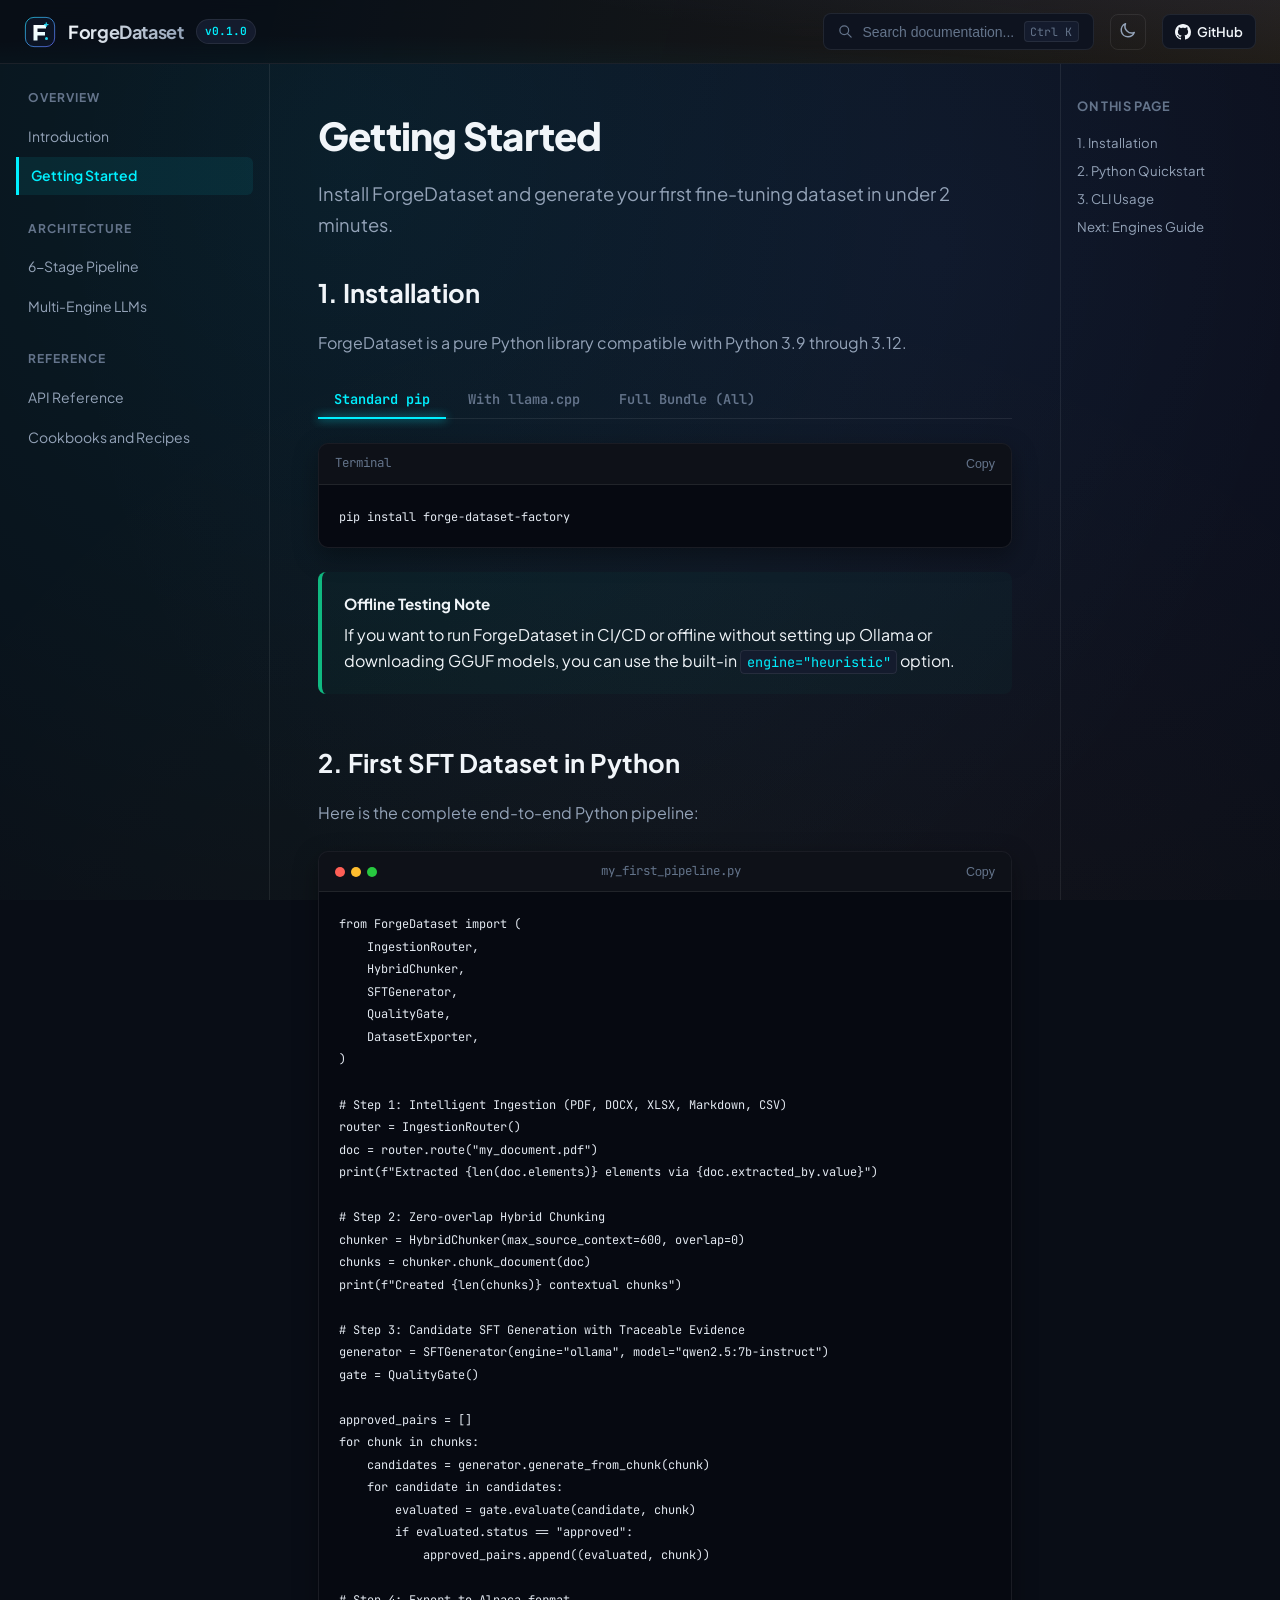
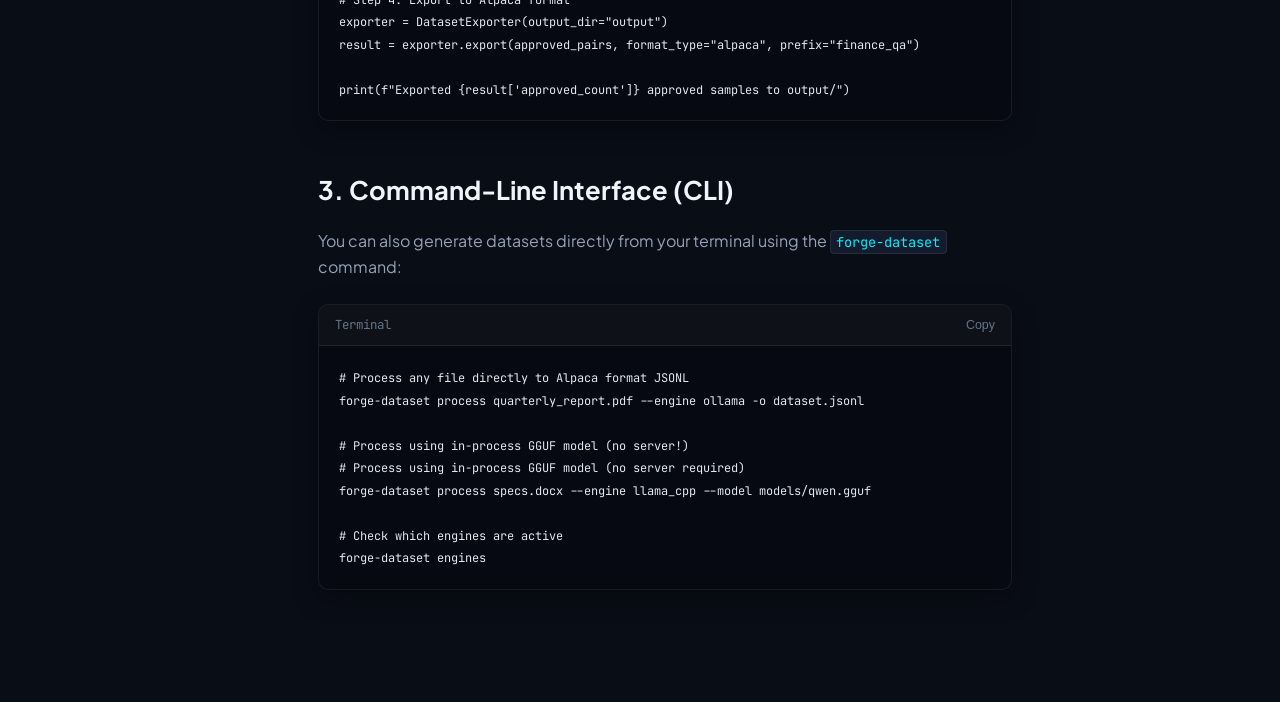
<file: docs-site/getting-started.html>
<!DOCTYPE html>
<html lang="en" data-theme="dark">
<head>
  <meta charset="UTF-8" />
  <meta name="viewport" content="width=device-width, initial-scale=1.0" />
  <title>Getting Started — ForgeDataset Documentation</title>
  <link rel="stylesheet" href="assets/theme.css" />
  <link rel="preconnect" href="https://fonts.googleapis.com">
  <link rel="preconnect" href="https://fonts.gstatic.com" crossorigin>
  <link href="https://fonts.googleapis.com/css2?family=JetBrains+Mono:wght@400;500;600&family=Plus+Jakarta+Sans:wght@400;500;600;700;800&display=swap" rel="stylesheet">
</head>
<body>

  <!-- Navigation Header -->
  <header class="site-header">
    <div class="brand-wrapper">
      <a href="index.html" style="display:flex; align-items:center; gap:0.75rem;">
        <img class="brand-logo" src="assets/forge-dataset-mark.svg" alt="" />
        <span class="brand-name">ForgeDataset</span>
      </a>
      <span class="brand-badge">v0.1.0</span>
    </div>

    <div class="header-actions">
      <button class="search-button" id="search-trigger-btn">
        <svg width="15" height="15" fill="none" stroke="currentColor" viewBox="0 0 24 24"><path stroke-linecap="round" stroke-linejoin="round" stroke-width="2" d="M21 21l-6-6m2-5a7 7 0 11-14 0 7 7 0 0114 0z"/></svg>
        <span>Search documentation...</span>
        <span class="search-kbd">Ctrl K</span>
      </button>

      <button class="header-btn" id="theme-toggle-btn" title="Toggle theme">
        <span id="theme-icon"></span>
      </button>

      <a href="https://github.com/tiwariar7/forge-dataset-factory" target="_blank" class="github-pill">
        <svg width="16" height="16" fill="currentColor" viewBox="0 0 24 24"><path d="M12 0C5.37 0 0 5.37 0 12c0 5.31 3.435 9.795 8.205 11.385.6.105.825-.255.825-.57 0-.285-.015-1.23-.015-2.235-3.015.555-3.795-.735-4.035-1.41-.135-.345-.72-1.41-1.23-1.695-.42-.225-1.02-.78-.015-.795.945-.015 1.62.87 1.845 1.23 1.08 1.815 2.805 1.305 3.495.99.105-.78.42-1.305.765-1.605-2.67-.3-5.46-1.335-5.46-5.925 0-1.305.465-2.385 1.23-3.225-.12-.3-.54-1.53.12-3.18 0 0 1.005-.315 3.3 1.23.96-.27 1.98-.405 3-.405s2.04.135 3 .405c2.295-1.56 3.3-1.23 3.3-1.23.66 1.65.24 2.88.12 3.18.765.84 1.23 1.905 1.23 3.225 0 4.605-2.805 5.625-5.475 5.925.435.375.81 1.095.81 2.22 0 1.605-.015 2.895-.015 3.3 0 .315.225.69.825.57A12.02 12.02 0 0024 12c0-6.63-5.37-12-12-12z"/></svg>
        <span>GitHub</span>
      </a>
    </div>
  </header>

  <div class="docs-layout">
    
    <!-- Sidebar Navigation -->
    <aside class="docs-sidebar">
      <div class="sidebar-group">
        <div class="sidebar-group-title">Overview</div>
        <a href="index.html" class="sidebar-link">Introduction</a>
        <a href="getting-started.html" class="sidebar-link active">Getting Started</a>
      </div>

      <div class="sidebar-group">
        <div class="sidebar-group-title">Architecture</div>
        <a href="architecture.html" class="sidebar-link">6-Stage Pipeline</a>
        <a href="engines.html" class="sidebar-link">Multi-Engine LLMs</a>
      </div>

      <div class="sidebar-group">
        <div class="sidebar-group-title">Reference</div>
        <a href="api-reference.html" class="sidebar-link">API Reference</a>
        <a href="examples.html" class="sidebar-link">Cookbooks and Recipes</a>
      </div>
    </aside>

    <!-- Main Content -->
    <main class="docs-main">
      <h1 style="font-size: 2.4rem; font-weight: 800; letter-spacing: -0.02em; margin-bottom: 0.75rem;">Getting Started</h1>
      <p style="font-size: 1.15rem; color: var(--text-secondary); margin-bottom: 2rem;">Install ForgeDataset and generate your first fine-tuning dataset in under 2 minutes.</p>

      <!-- Section: Installation -->
      <section id="installation" style="margin-bottom: 3rem;">
        <h2 style="font-size: 1.6rem; font-weight: 700; margin-bottom: 1rem;">1. Installation</h2>
        <p style="color: var(--text-secondary); margin-bottom: 1rem;">ForgeDataset is a pure Python library compatible with Python 3.9 through 3.12.</p>

        <div class="tab-container">
          <div class="tab-nav">
            <button class="tab-button active">Standard pip</button>
            <button class="tab-button">With llama.cpp</button>
            <button class="tab-button">Full Bundle (All)</button>
          </div>

          <div class="tab-content active">
            <div class="code-window">
              <div class="code-header">
                <div class="code-title">Terminal</div>
                <button class="code-copy-btn">Copy</button>
              </div>
              <pre><code>pip install forge-dataset-factory</code></pre>
            </div>
          </div>

          <div class="tab-content">
            <div class="code-window">
              <div class="code-header">
                <div class="code-title">Terminal (GGUF in-process support)</div>
                <button class="code-copy-btn">Copy</button>
              </div>
              <pre><code>pip install "forge-dataset-factory[llamacpp]"</code></pre>
            </div>
          </div>

          <div class="tab-content">
            <div class="code-window">
              <div class="code-header">
                <div class="code-title">Terminal (FastAPI server + llama.cpp + dev tools)</div>
                <button class="code-copy-btn">Copy</button>
              </div>
              <pre><code>pip install "forge-dataset-factory[all]"</code></pre>
            </div>
          </div>
        </div>

        <div class="callout callout-tip">
          <div class="callout-title">Offline Testing Note</div>
          <div>If you want to run ForgeDataset in CI/CD or offline without setting up Ollama or downloading GGUF models, you can use the built-in <code>engine="heuristic"</code> option.</div>
        </div>
      </section>

      <!-- Section: Quickstart -->
      <section id="quickstart" style="margin-bottom: 3rem;">
        <h2 style="font-size: 1.6rem; font-weight: 700; margin-bottom: 1rem;">2. First SFT Dataset in Python</h2>
        <p style="color: var(--text-secondary); margin-bottom: 1rem;">Here is the complete end-to-end Python pipeline:</p>

        <div class="code-window">
          <div class="code-header">
            <div class="code-dots"><div class="code-dot dot-red"></div><div class="code-dot dot-yellow"></div><div class="code-dot dot-green"></div></div>
            <div class="code-title">my_first_pipeline.py</div>
            <button class="code-copy-btn">Copy</button>
          </div>
          <pre><code>from ForgeDataset import (
    IngestionRouter,
    HybridChunker,
    SFTGenerator,
    QualityGate,
    DatasetExporter,
)

# Step 1: Intelligent Ingestion (PDF, DOCX, XLSX, Markdown, CSV)
router = IngestionRouter()
doc = router.route("my_document.pdf")
print(f"Extracted {len(doc.elements)} elements via {doc.extracted_by.value}")

# Step 2: Zero-overlap Hybrid Chunking
chunker = HybridChunker(max_source_context=600, overlap=0)
chunks = chunker.chunk_document(doc)
print(f"Created {len(chunks)} contextual chunks")

# Step 3: Candidate SFT Generation with Traceable Evidence
generator = SFTGenerator(engine="ollama", model="qwen2.5:7b-instruct")
gate = QualityGate()

approved_pairs = []
for chunk in chunks:
    candidates = generator.generate_from_chunk(chunk)
    for candidate in candidates:
        evaluated = gate.evaluate(candidate, chunk)
        if evaluated.status == "approved":
            approved_pairs.append((evaluated, chunk))

# Step 4: Export to Alpaca format
exporter = DatasetExporter(output_dir="output")
result = exporter.export(approved_pairs, format_type="alpaca", prefix="finance_qa")

print(f"Exported {result['approved_count']} approved samples to output/")</code></pre>
        </div>
      </section>

      <!-- Section: CLI -->
      <section id="cli-usage" style="margin-bottom: 3rem;">
        <h2 style="font-size: 1.6rem; font-weight: 700; margin-bottom: 1rem;">3. Command-Line Interface (CLI)</h2>
        <p style="color: var(--text-secondary); margin-bottom: 1rem;">You can also generate datasets directly from your terminal using the <code>forge-dataset</code> command:</p>

        <div class="code-window">
          <div class="code-header">
            <div class="code-title">Terminal</div>
            <button class="code-copy-btn">Copy</button>
          </div>
          <pre><code># Process any file directly to Alpaca format JSONL
forge-dataset process quarterly_report.pdf --engine ollama -o dataset.jsonl

# Process using in-process GGUF model (no server!)
# Process using in-process GGUF model (no server required)
forge-dataset process specs.docx --engine llama_cpp --model models/qwen.gguf

# Check which engines are active
forge-dataset engines</code></pre>
        </div>
      </section>

    </main>

    <!-- Table of Contents -->
    <aside class="docs-toc">
      <div class="toc-title">On this page</div>
      <a href="#installation" class="toc-link">1. Installation</a>
      <a href="#quickstart" class="toc-link">2. Python Quickstart</a>
      <a href="#cli-usage" class="toc-link">3. CLI Usage</a>
      <a href="engines.html" class="toc-link">Next: Engines Guide</a>
    </aside>

  </div>

  <script src="assets/theme.js"></script>
</body>
</html>
</file>
<file: assets/theme.css>
/**
 * Arman Tiwari Signature Documentation Theme: "Forge Obsidian"
 * Clean, high-performance, developer-focused documentation system.
 * Modern dark/light design with Electric Cyan & Forge Amber accents.
 */

:root {
  --font-sans: 'Plus Jakarta Sans', -apple-system, BlinkMacSystemFont, 'Segoe UI', Roboto, Helvetica, Arial, sans-serif;
  --font-mono: 'JetBrains Mono', 'Fira Code', Menlo, Monaco, Consolas, monospace;

  /* Dark Theme (Default) */
  --bg-primary: #090D16;
  --bg-secondary: #0E131F;
  --bg-tertiary: #141B2D;
  --bg-card: rgba(17, 24, 39, 0.7);
  --bg-card-hover: rgba(26, 36, 56, 0.8);
  --border-subtle: rgba(255, 255, 255, 0.08);
  --border-focus: rgba(0, 240, 255, 0.4);

  --text-primary: #F1F5F9;
  --text-secondary: #94A3B8;
  --text-muted: #64748B;

  --accent-cyan: #00F0FF;
  --accent-cyan-glow: rgba(0, 240, 255, 0.25);
  --accent-violet: #818CF8;
  --accent-amber: #F59E0B;
  --accent-emerald: #10B981;
  --accent-rose: #F43F5E;
  --ambient-cyan: rgba(0, 240, 255, 0.07);
  --ambient-violet: rgba(99, 102, 241, 0.08);
  --ambient-amber: rgba(245, 158, 11, 0.045);
  --header-wave-cyan: rgba(0, 240, 255, 0.16);
  --header-wave-violet: rgba(129, 140, 248, 0.18);
  --header-wave-amber: rgba(245, 158, 11, 0.1);

  --header-height: 64px;
  --sidebar-width: 270px;
  --toc-width: 220px;
  --transition-fast: 0.15s ease;
  --transition-normal: 0.25s ease;
}

[data-theme="light"] {
  --bg-primary: #F8FAFC;
  --bg-secondary: #FFFFFF;
  --bg-tertiary: #EDF2F7;
  --bg-card: rgba(255, 255, 255, 0.85);
  --bg-card-hover: rgba(241, 245, 249, 1);
  --border-subtle: rgba(0, 0, 0, 0.08);
  --border-focus: rgba(0, 163, 196, 0.4);

  --text-primary: #0F172A;
  --text-secondary: #475569;
  --text-muted: #94A3B8;

  --accent-cyan: #0284C7;
  --accent-cyan-glow: rgba(2, 132, 199, 0.15);
  --accent-violet: #6366F1;
  --accent-amber: #D97706;
  --ambient-cyan: rgba(2, 132, 199, 0.08);
  --ambient-violet: rgba(99, 102, 241, 0.07);
  --ambient-amber: rgba(217, 119, 6, 0.045);
  --header-wave-cyan: rgba(2, 132, 199, 0.14);
  --header-wave-violet: rgba(99, 102, 241, 0.14);
  --header-wave-amber: rgba(217, 119, 6, 0.08);
}

* {
  box-sizing: border-box;
  margin: 0;
  padding: 0;
}

body {
  font-family: var(--font-sans);
  background-color: var(--bg-primary);
  color: var(--text-primary);
  line-height: 1.65;
  -webkit-font-smoothing: antialiased;
  background-image:
    radial-gradient(circle at 15% 10%, var(--ambient-cyan) 0%, transparent 40%),
    radial-gradient(circle at 85% 60%, var(--ambient-violet) 0%, transparent 40%),
    radial-gradient(circle at 52% 92%, var(--ambient-amber) 0%, transparent 44%);
  background-size: 180% 180%, 180% 180%, 200% 200%;
  background-position: 0% 0%, 100% 100%, 50% 50%;
  background-attachment: fixed;
  animation: ambient-wave 28s ease-in-out infinite;
  min-height: 100vh;
}

@keyframes ambient-wave {
  0%, 100% { background-position: 0% 0%, 100% 100%, 50% 50%; }
  50% { background-position: 100% 80%, 0% 20%, 70% 0%; }
}

@keyframes hero-wave {
  0%, 100% { background-position: 0% 50%, 100% 50%; }
  50% { background-position: 100% 50%, 0% 50%; }
}

@keyframes header-wave {
  0%, 100% { background-position: 0% 50%, 100% 0%, 0% 50%; }
  50% { background-position: 100% 50%, 0% 100%, 100% 50%; }
}

@keyframes gradient-shift {
  0%, 100% { background-position: 0% 50%; }
  50% { background-position: 100% 50%; }
}

@keyframes fade-up {
  from { opacity: 0; transform: translateY(10px); }
  to { opacity: 1; transform: translateY(0); }
}

a {
  color: inherit;
  text-decoration: none;
}

/* ==========================================================================
   Navigation Bar (Header)
   ========================================================================== */
.site-header {
  position: sticky;
  top: 0;
  z-index: 100;
  isolation: isolate;
  height: var(--header-height);
  background: rgba(9, 13, 22, 0.85);
  backdrop-filter: blur(16px);
  -webkit-backdrop-filter: blur(16px);
  border-bottom: 1px solid var(--border-subtle);
  display: flex;
  align-items: center;
  justify-content: space-between;
  padding: 0 1.5rem;
}

.site-header::before {
  content: '';
  position: absolute;
  inset: 0;
  z-index: 0;
  background-image:
    radial-gradient(ellipse at 18% 140%, var(--header-wave-cyan) 0%, transparent 58%),
    radial-gradient(ellipse at 82% -80%, var(--header-wave-violet) 0%, transparent 55%),
    linear-gradient(105deg, transparent 10%, var(--header-wave-amber) 52%, transparent 88%);
  background-size: 150% 220%, 150% 220%, 200% 100%;
  animation: header-wave 14s ease-in-out infinite;
  pointer-events: none;
}

.site-header > .brand-wrapper,
.site-header > .header-actions {
  position: relative;
  z-index: 1;
}

[data-theme="light"] .site-header {
  background: rgba(248, 250, 252, 0.85);
}

.brand-wrapper {
  display: flex;
  align-items: center;
  gap: 0.75rem;
}

.brand-logo {
  width: 32px;
  height: 32px;
  display: block;
  flex: none;
}

.architecture-diagram {
  display: block;
  width: 100%;
  max-width: 900px;
  height: auto;
  margin: 0 auto;
  border: 1px solid var(--border-subtle);
  border-radius: 12px;
  background: #090D16;
  box-shadow: 0 12px 32px rgba(0, 0, 0, 0.4);
}

.brand-name {
  font-weight: 700;
  font-size: 1.125rem;
  letter-spacing: -0.02em;
  background: linear-gradient(to right, var(--text-primary), var(--text-secondary));
  -webkit-background-clip: text;
  -webkit-text-fill-color: transparent;
}

.brand-badge {
  font-size: 0.7rem;
  padding: 0.15rem 0.5rem;
  background: var(--bg-tertiary);
  border: 1px solid var(--border-subtle);
  border-radius: 9999px;
  color: var(--accent-cyan);
  font-family: var(--font-mono);
  font-weight: 600;
}

.header-actions {
  display: flex;
  align-items: center;
  gap: 1rem;
}

.search-button {
  display: flex;
  align-items: center;
  gap: 0.6rem;
  background: var(--bg-secondary);
  border: 1px solid var(--border-subtle);
  border-radius: 8px;
  padding: 0.45rem 0.85rem;
  color: var(--text-muted);
  font-size: 0.875rem;
  cursor: pointer;
  transition: border-color var(--transition-fast);
}

.search-button:hover {
  border-color: var(--border-focus);
  color: var(--text-primary);
}

.search-kbd {
  font-family: var(--font-mono);
  font-size: 0.72rem;
  background: var(--bg-tertiary);
  padding: 0.1rem 0.35rem;
  border-radius: 4px;
  border: 1px solid var(--border-subtle);
}

.header-btn {
  background: transparent;
  border: 1px solid var(--border-subtle);
  border-radius: 8px;
  width: 36px;
  height: 36px;
  display: flex;
  align-items: center;
  justify-content: center;
  color: var(--text-secondary);
  cursor: pointer;
  transition: all var(--transition-fast);
}

.header-btn:hover {
  border-color: var(--border-focus);
  color: var(--accent-cyan);
  background: var(--bg-secondary);
}

.github-pill {
  display: flex;
  align-items: center;
  gap: 0.4rem;
  background: var(--bg-secondary);
  border: 1px solid var(--border-subtle);
  padding: 0.35rem 0.75rem;
  border-radius: 8px;
  font-size: 0.825rem;
  font-weight: 600;
  color: var(--text-primary);
  transition: all var(--transition-fast);
}

.github-pill:hover {
  border-color: var(--border-focus);
  box-shadow: 0 0 12px var(--accent-cyan-glow);
}

/* ==========================================================================
   Documentation Shell Layout
   ========================================================================== */
.docs-layout {
  display: flex;
  max-width: 1440px;
  margin: 0 auto;
  position: relative;
}

/* Sidebar Navigation */
.docs-sidebar {
  width: var(--sidebar-width);
  height: calc(100vh - var(--header-height));
  position: sticky;
  top: var(--header-height);
  overflow-y: auto;
  padding: 1.5rem 1rem;
  border-right: 1px solid var(--border-subtle);
  flex-shrink: 0;
}

.sidebar-group {
  margin-bottom: 1.5rem;
}

.sidebar-group-title {
  font-size: 0.75rem;
  text-transform: uppercase;
  letter-spacing: 0.08em;
  color: var(--text-muted);
  font-weight: 700;
  margin-bottom: 0.6rem;
  padding-left: 0.75rem;
}

.sidebar-link {
  display: flex;
  align-items: center;
  gap: 0.6rem;
  padding: 0.45rem 0.75rem;
  border-radius: 6px;
  font-size: 0.875rem;
  color: var(--text-secondary);
  transition: all var(--transition-fast);
  margin-bottom: 0.15rem;
}

.sidebar-link:hover {
  color: var(--text-primary);
  background: var(--bg-secondary);
}

.sidebar-link.active {
  color: var(--accent-cyan);
  background: rgba(0, 240, 255, 0.08);
  font-weight: 600;
  border-left: 3px solid var(--accent-cyan);
  border-radius: 0 6px 6px 0;
}

/* Main Content Area */
.docs-main {
  flex: 1;
  min-width: 0;
  padding: 2.5rem 3rem 4rem 3rem;
}

/* Table of Contents (Right rail) */
.docs-toc {
  width: var(--toc-width);
  height: calc(100vh - var(--header-height));
  position: sticky;
  top: var(--header-height);
  overflow-y: auto;
  padding: 2rem 1rem;
  border-left: 1px solid var(--border-subtle);
  flex-shrink: 0;
}

.toc-title {
  font-size: 0.8rem;
  font-weight: 700;
  text-transform: uppercase;
  letter-spacing: 0.05em;
  color: var(--text-muted);
  margin-bottom: 0.75rem;
}

.toc-link {
  display: block;
  font-size: 0.825rem;
  color: var(--text-secondary);
  padding: 0.3rem 0;
  line-height: 1.4;
  transition: color var(--transition-fast);
}

.toc-link:hover {
  color: var(--accent-cyan);
}

/* ==========================================================================
   Hero & Interactive Showcase Components
   ========================================================================== */
.hero-section {
  padding: 2.5rem 0 3.5rem 0;
  border-bottom: 1px solid var(--border-subtle);
  margin-bottom: 3rem;
  background-image:
    radial-gradient(ellipse at 12% 25%, var(--ambient-cyan) 0%, transparent 52%),
    radial-gradient(ellipse at 88% 55%, var(--ambient-violet) 0%, transparent 54%);
  background-size: 180% 180%;
  animation: hero-wave 20s ease-in-out infinite, fade-up 0.7s ease-out both;
}

.hero-pill {
  display: inline-flex;
  align-items: center;
  gap: 0.5rem;
  padding: 0.3rem 0.85rem;
  background: var(--ambient-cyan);
  border: 1px solid var(--border-focus);
  border-radius: 9999px;
  font-size: 0.825rem;
  font-weight: 600;
  color: var(--accent-cyan);
  margin-bottom: 1.25rem;
}

.hero-title {
  font-size: 3rem;
  line-height: 1.15;
  font-weight: 800;
  letter-spacing: -0.03em;
  margin-bottom: 1rem;
}

.hero-gradient {
  background: linear-gradient(135deg, var(--accent-cyan), var(--accent-violet));
  background-size: 200% 200%;
  -webkit-background-clip: text;
  -webkit-text-fill-color: transparent;
  animation: gradient-shift 8s ease-in-out infinite;
}

.hero-subtitle {
  font-size: 1.2rem;
  color: var(--text-secondary);
  max-width: 720px;
  line-height: 1.6;
  margin-bottom: 2rem;
}

.hero-cta-group {
  display: flex;
  align-items: center;
  gap: 1rem;
  flex-wrap: wrap;
  margin-bottom: 2.5rem;
}

.btn-primary {
  display: inline-flex;
  align-items: center;
  gap: 0.5rem;
  background: linear-gradient(135deg, var(--accent-cyan), #00B8D9);
  color: #090D16;
  font-weight: 700;
  font-size: 0.95rem;
  padding: 0.75rem 1.4rem;
  border-radius: 8px;
  box-shadow: 0 0 20px var(--accent-cyan-glow);
  transition: all var(--transition-fast);
}

.btn-primary:hover {
  transform: translateY(-1px);
  box-shadow: 0 0 28px rgba(0, 240, 255, 0.4);
}

.btn-secondary {
  display: inline-flex;
  align-items: center;
  gap: 0.5rem;
  background: var(--bg-secondary);
  border: 1px solid var(--border-subtle);
  color: var(--text-primary);
  font-weight: 600;
  font-size: 0.95rem;
  padding: 0.75rem 1.4rem;
  border-radius: 8px;
  transition: all var(--transition-fast);
}

.btn-secondary:hover {
  border-color: var(--border-focus);
  background: var(--bg-tertiary);
}

/* Install Bar */
.pip-install-box {
  display: inline-flex;
  align-items: center;
  gap: 1rem;
  background: var(--bg-secondary);
  border: 1px solid var(--border-subtle);
  border-radius: 8px;
  padding: 0.65rem 1rem;
  font-family: var(--font-mono);
  font-size: 0.9rem;
  color: var(--text-primary);
  box-shadow: inset 0 1px 3px rgba(0,0,0,0.3);
}

.pip-copy-btn {
  background: transparent;
  border: none;
  color: var(--text-muted);
  cursor: pointer;
  display: flex;
  align-items: center;
  transition: color var(--transition-fast);
}

.pip-copy-btn:hover {
  color: var(--accent-cyan);
}

/* Feature Grid */
.feature-grid {
  display: grid;
  grid-template-columns: repeat(auto-fit, minmax(280px, 1fr));
  gap: 1.5rem;
  margin: 2.5rem 0;
}

.feature-card {
  background: var(--bg-card);
  backdrop-filter: blur(12px);
  border: 1px solid var(--border-subtle);
  border-radius: 12px;
  padding: 1.75rem;
  transition: all var(--transition-normal);
  position: relative;
  overflow: hidden;
}

.feature-card::before {
  content: '';
  position: absolute;
  top: 0;
  left: 0;
  right: 0;
  height: 2px;
  background: linear-gradient(90deg, transparent, var(--accent-cyan), transparent);
  opacity: 0;
  transition: opacity var(--transition-normal);
}

.feature-card:hover {
  background: var(--bg-card-hover);
  border-color: var(--border-focus);
  transform: translateY(-2px);
  box-shadow: 0 12px 30px rgba(0, 0, 0, 0.25);
}

.feature-card:hover::before {
  opacity: 1;
}

.feature-icon {
  transition: transform var(--transition-normal);
}

.feature-card:hover .feature-icon {
  transform: translateY(-2px) rotate(-3deg);
}

.feature-icon {
  width: 44px;
  height: 44px;
  border-radius: 10px;
  background: rgba(0, 240, 255, 0.08);
  border: 1px solid rgba(0, 240, 255, 0.2);
  display: flex;
  align-items: center;
  justify-content: center;
  font-size: 1.3rem;
  margin-bottom: 1rem;
  color: var(--accent-cyan);
}

.feature-title {
  font-size: 1.15rem;
  font-weight: 700;
  margin-bottom: 0.5rem;
}

.feature-desc {
  color: var(--text-secondary);
  font-size: 0.925rem;
  line-height: 1.6;
}

/* ==========================================================================
   Code Blocks & Terminal Components
   ========================================================================== */
.code-window {
  background: #060911;
  border: 1px solid var(--border-subtle);
  border-radius: 10px;
  margin: 1.5rem 0;
  overflow: hidden;
  box-shadow: 0 8px 24px rgba(0, 0, 0, 0.35);
}

.code-header {
  background: rgba(255, 255, 255, 0.03);
  border-bottom: 1px solid var(--border-subtle);
  padding: 0.6rem 1rem;
  display: flex;
  align-items: center;
  justify-content: space-between;
}

.code-dots {
  display: flex;
  gap: 6px;
}

.code-dot {
  width: 10px;
  height: 10px;
  border-radius: 50%;
}
.dot-red { background: #FF5F56; }
.dot-yellow { background: #FFBD2E; }
.dot-green { background: #27C93F; }

.code-title {
  font-family: var(--font-mono);
  font-size: 0.78rem;
  color: var(--text-muted);
}

.code-copy-btn {
  background: transparent;
  border: none;
  color: var(--text-muted);
  cursor: pointer;
  font-size: 0.78rem;
  display: flex;
  align-items: center;
  gap: 0.3rem;
  transition: color var(--transition-fast);
}

.code-copy-btn:hover {
  color: var(--accent-cyan);
}

pre {
  margin: 0;
  padding: 1.25rem;
  overflow-x: auto;
  font-family: var(--font-mono);
  font-size: 0.88rem;
  line-height: 1.6;
  color: #E2E8F0;
}

code {
  font-family: var(--font-mono);
  font-size: 0.85em;
  background: var(--bg-tertiary);
  padding: 0.15em 0.4em;
  border-radius: 4px;
  border: 1px solid var(--border-subtle);
  color: var(--accent-cyan);
}

pre code {
  background: transparent;
  padding: 0;
  border: none;
  color: inherit;
}

/* Interactive Tabs */
.tab-container {
  margin: 1.5rem 0;
}

.tab-nav {
  display: flex;
  gap: 0.4rem;
  border-bottom: 1px solid var(--border-subtle);
  margin-bottom: 1rem;
}

.tab-button {
  background: transparent;
  border: none;
  padding: 0.6rem 1rem;
  font-family: var(--font-mono);
  font-size: 0.85rem;
  font-weight: 600;
  color: var(--text-muted);
  cursor: pointer;
  position: relative;
  transition: color var(--transition-fast);
}

.tab-button:hover {
  color: var(--text-primary);
}

.tab-button.active {
  color: var(--accent-cyan);
}

.tab-button.active::after {
  content: '';
  position: absolute;
  bottom: -1px;
  left: 0;
  right: 0;
  height: 2px;
  background: var(--accent-cyan);
  box-shadow: 0 0 10px var(--accent-cyan);
}

.tab-content {
  display: none;
}

.tab-content.active {
  display: block;
  animation: fade-up 0.25s ease-out both;
}

@media (prefers-reduced-motion: reduce) {
  *,
  *::before,
  *::after {
    animation-duration: 0.01ms !important;
    animation-iteration-count: 1 !important;
    scroll-behavior: auto !important;
    transition-duration: 0.01ms !important;
  }
}

/* Callout Banners */
.callout {
  padding: 1.2rem 1.4rem;
  border-radius: 8px;
  margin: 1.5rem 0;
  border-left: 4px solid;
  background: var(--bg-secondary);
}

.callout-info {
  border-color: var(--accent-cyan);
  background: rgba(0, 240, 255, 0.04);
}

.callout-warning {
  border-color: var(--accent-amber);
  background: rgba(245, 158, 11, 0.04);
}

.callout-tip {
  border-color: var(--accent-emerald);
  background: rgba(16, 185, 129, 0.04);
}

.callout-title {
  font-weight: 700;
  font-size: 0.95rem;
  margin-bottom: 0.35rem;
  display: flex;
  align-items: center;
  gap: 0.5rem;
}

/* ==========================================================================
   Search Modal
   ========================================================================== */
.search-modal-backdrop {
  position: fixed;
  inset: 0;
  background: rgba(0, 0, 0, 0.7);
  backdrop-filter: blur(8px);
  z-index: 200;
  display: none;
  align-items: flex-start;
  justify-content: center;
  padding-top: 15vh;
}

.search-modal {
  background: var(--bg-secondary);
  border: 1px solid var(--border-focus);
  box-shadow: 0 20px 40px rgba(0, 0, 0, 0.5);
  border-radius: 12px;
  width: 90%;
  max-width: 600px;
  overflow: hidden;
}

.search-input-box {
  display: flex;
  align-items: center;
  padding: 1rem 1.25rem;
  border-bottom: 1px solid var(--border-subtle);
  gap: 0.75rem;
}

.search-input {
  flex: 1;
  background: transparent;
  border: none;
  font-size: 1.05rem;
  color: var(--text-primary);
  outline: none;
  font-family: var(--font-sans);
}

.search-results-list {
  max-height: 380px;
  overflow-y: auto;
  padding: 0.5rem;
}

.search-result-item {
  display: block;
  padding: 0.75rem 1rem;
  border-radius: 8px;
  transition: background var(--transition-fast);
}

.search-result-item:hover {
  background: var(--bg-tertiary);
}

.search-result-title {
  font-weight: 600;
  font-size: 0.925rem;
  color: var(--accent-cyan);
}

.search-result-snippet {
  font-size: 0.825rem;
  color: var(--text-secondary);
  margin-top: 0.2rem;
}

/* ==========================================================================
   Responsive Adaptations
   ========================================================================== */
@media (max-width: 1080px) {
  .docs-toc {
    display: none;
  }
}

@media (max-width: 820px) {
  .docs-sidebar {
    display: none;
  }
  .docs-main {
    padding: 1.5rem 1rem;
  }
  .hero-title {
    font-size: 2.2rem;
  }
}
</file>
<file: docs-site/assets/theme.css>
/**
 * Arman Tiwari Signature Documentation Theme: "Forge Obsidian"
 * Clean, high-performance, developer-focused documentation system.
 * Modern dark/light design with Electric Cyan & Forge Amber accents.
 */

:root {
  --font-sans: 'Plus Jakarta Sans', -apple-system, BlinkMacSystemFont, 'Segoe UI', Roboto, Helvetica, Arial, sans-serif;
  --font-mono: 'JetBrains Mono', 'Fira Code', Menlo, Monaco, Consolas, monospace;

  /* Dark Theme (Default) */
  --bg-primary: #090D16;
  --bg-secondary: #0E131F;
  --bg-tertiary: #141B2D;
  --bg-card: rgba(17, 24, 39, 0.7);
  --bg-card-hover: rgba(26, 36, 56, 0.8);
  --border-subtle: rgba(255, 255, 255, 0.08);
  --border-focus: rgba(0, 240, 255, 0.4);

  --text-primary: #F1F5F9;
  --text-secondary: #94A3B8;
  --text-muted: #64748B;

  --accent-cyan: #00F0FF;
  --accent-cyan-glow: rgba(0, 240, 255, 0.25);
  --accent-violet: #818CF8;
  --accent-amber: #F59E0B;
  --accent-emerald: #10B981;
  --accent-rose: #F43F5E;
  --ambient-cyan: rgba(0, 240, 255, 0.07);
  --ambient-violet: rgba(99, 102, 241, 0.08);
  --ambient-amber: rgba(245, 158, 11, 0.045);
  --header-wave-cyan: rgba(0, 240, 255, 0.16);
  --header-wave-violet: rgba(129, 140, 248, 0.18);
  --header-wave-amber: rgba(245, 158, 11, 0.1);

  --header-height: 64px;
  --sidebar-width: 270px;
  --toc-width: 220px;
  --transition-fast: 0.15s ease;
  --transition-normal: 0.25s ease;
}

[data-theme="light"] {
  --bg-primary: #F8FAFC;
  --bg-secondary: #FFFFFF;
  --bg-tertiary: #EDF2F7;
  --bg-card: rgba(255, 255, 255, 0.85);
  --bg-card-hover: rgba(241, 245, 249, 1);
  --border-subtle: rgba(0, 0, 0, 0.08);
  --border-focus: rgba(0, 163, 196, 0.4);

  --text-primary: #0F172A;
  --text-secondary: #475569;
  --text-muted: #94A3B8;

  --accent-cyan: #0284C7;
  --accent-cyan-glow: rgba(2, 132, 199, 0.15);
  --accent-violet: #6366F1;
  --accent-amber: #D97706;
  --ambient-cyan: rgba(2, 132, 199, 0.08);
  --ambient-violet: rgba(99, 102, 241, 0.07);
  --ambient-amber: rgba(217, 119, 6, 0.045);
  --header-wave-cyan: rgba(2, 132, 199, 0.14);
  --header-wave-violet: rgba(99, 102, 241, 0.14);
  --header-wave-amber: rgba(217, 119, 6, 0.08);
}

* {
  box-sizing: border-box;
  margin: 0;
  padding: 0;
}

body {
  font-family: var(--font-sans);
  background-color: var(--bg-primary);
  color: var(--text-primary);
  line-height: 1.65;
  -webkit-font-smoothing: antialiased;
  background-image:
    radial-gradient(circle at 15% 10%, var(--ambient-cyan) 0%, transparent 40%),
    radial-gradient(circle at 85% 60%, var(--ambient-violet) 0%, transparent 40%),
    radial-gradient(circle at 52% 92%, var(--ambient-amber) 0%, transparent 44%);
  background-size: 180% 180%, 180% 180%, 200% 200%;
  background-position: 0% 0%, 100% 100%, 50% 50%;
  background-attachment: fixed;
  animation: ambient-wave 28s ease-in-out infinite;
  min-height: 100vh;
}

@keyframes ambient-wave {
  0%, 100% { background-position: 0% 0%, 100% 100%, 50% 50%; }
  50% { background-position: 100% 80%, 0% 20%, 70% 0%; }
}

@keyframes hero-wave {
  0%, 100% { background-position: 0% 50%, 100% 50%; }
  50% { background-position: 100% 50%, 0% 50%; }
}

@keyframes header-wave {
  0%, 100% { background-position: 0% 50%, 100% 0%, 0% 50%; }
  50% { background-position: 100% 50%, 0% 100%, 100% 50%; }
}

@keyframes gradient-shift {
  0%, 100% { background-position: 0% 50%; }
  50% { background-position: 100% 50%; }
}

@keyframes fade-up {
  from { opacity: 0; transform: translateY(10px); }
  to { opacity: 1; transform: translateY(0); }
}

a {
  color: inherit;
  text-decoration: none;
}

/* ==========================================================================
   Navigation Bar (Header)
   ========================================================================== */
.site-header {
  position: sticky;
  top: 0;
  z-index: 100;
  isolation: isolate;
  height: var(--header-height);
  background: rgba(9, 13, 22, 0.85);
  backdrop-filter: blur(16px);
  -webkit-backdrop-filter: blur(16px);
  border-bottom: 1px solid var(--border-subtle);
  display: flex;
  align-items: center;
  justify-content: space-between;
  padding: 0 1.5rem;
}

.site-header::before {
  content: '';
  position: absolute;
  inset: 0;
  z-index: 0;
  background-image:
    radial-gradient(ellipse at 18% 140%, var(--header-wave-cyan) 0%, transparent 58%),
    radial-gradient(ellipse at 82% -80%, var(--header-wave-violet) 0%, transparent 55%),
    linear-gradient(105deg, transparent 10%, var(--header-wave-amber) 52%, transparent 88%);
  background-size: 150% 220%, 150% 220%, 200% 100%;
  animation: header-wave 14s ease-in-out infinite;
  pointer-events: none;
}

.site-header > .brand-wrapper,
.site-header > .header-actions {
  position: relative;
  z-index: 1;
}

[data-theme="light"] .site-header {
  background: rgba(248, 250, 252, 0.85);
}

.brand-wrapper {
  display: flex;
  align-items: center;
  gap: 0.75rem;
}

.brand-logo {
  width: 32px;
  height: 32px;
  display: block;
  flex: none;
}

.architecture-diagram {
  display: block;
  width: 100%;
  max-width: 900px;
  height: auto;
  margin: 0 auto;
  border: 1px solid var(--border-subtle);
  border-radius: 12px;
  background: #090D16;
  box-shadow: 0 12px 32px rgba(0, 0, 0, 0.4);
}

.brand-name {
  font-weight: 700;
  font-size: 1.125rem;
  letter-spacing: -0.02em;
  background: linear-gradient(to right, var(--text-primary), var(--text-secondary));
  -webkit-background-clip: text;
  -webkit-text-fill-color: transparent;
}

.brand-badge {
  font-size: 0.7rem;
  padding: 0.15rem 0.5rem;
  background: var(--bg-tertiary);
  border: 1px solid var(--border-subtle);
  border-radius: 9999px;
  color: var(--accent-cyan);
  font-family: var(--font-mono);
  font-weight: 600;
}

.header-actions {
  display: flex;
  align-items: center;
  gap: 1rem;
}

.search-button {
  display: flex;
  align-items: center;
  gap: 0.6rem;
  background: var(--bg-secondary);
  border: 1px solid var(--border-subtle);
  border-radius: 8px;
  padding: 0.45rem 0.85rem;
  color: var(--text-muted);
  font-size: 0.875rem;
  cursor: pointer;
  transition: border-color var(--transition-fast);
}

.search-button:hover {
  border-color: var(--border-focus);
  color: var(--text-primary);
}

.search-kbd {
  font-family: var(--font-mono);
  font-size: 0.72rem;
  background: var(--bg-tertiary);
  padding: 0.1rem 0.35rem;
  border-radius: 4px;
  border: 1px solid var(--border-subtle);
}

.header-btn {
  background: transparent;
  border: 1px solid var(--border-subtle);
  border-radius: 8px;
  width: 36px;
  height: 36px;
  display: flex;
  align-items: center;
  justify-content: center;
  color: var(--text-secondary);
  cursor: pointer;
  transition: all var(--transition-fast);
}

.header-btn:hover {
  border-color: var(--border-focus);
  color: var(--accent-cyan);
  background: var(--bg-secondary);
}

.github-pill {
  display: flex;
  align-items: center;
  gap: 0.4rem;
  background: var(--bg-secondary);
  border: 1px solid var(--border-subtle);
  padding: 0.35rem 0.75rem;
  border-radius: 8px;
  font-size: 0.825rem;
  font-weight: 600;
  color: var(--text-primary);
  transition: all var(--transition-fast);
}

.github-pill:hover {
  border-color: var(--border-focus);
  box-shadow: 0 0 12px var(--accent-cyan-glow);
}

/* ==========================================================================
   Documentation Shell Layout
   ========================================================================== */
.docs-layout {
  display: flex;
  max-width: 1440px;
  margin: 0 auto;
  position: relative;
}

/* Sidebar Navigation */
.docs-sidebar {
  width: var(--sidebar-width);
  height: calc(100vh - var(--header-height));
  position: sticky;
  top: var(--header-height);
  overflow-y: auto;
  padding: 1.5rem 1rem;
  border-right: 1px solid var(--border-subtle);
  flex-shrink: 0;
}

.sidebar-group {
  margin-bottom: 1.5rem;
}

.sidebar-group-title {
  font-size: 0.75rem;
  text-transform: uppercase;
  letter-spacing: 0.08em;
  color: var(--text-muted);
  font-weight: 700;
  margin-bottom: 0.6rem;
  padding-left: 0.75rem;
}

.sidebar-link {
  display: flex;
  align-items: center;
  gap: 0.6rem;
  padding: 0.45rem 0.75rem;
  border-radius: 6px;
  font-size: 0.875rem;
  color: var(--text-secondary);
  transition: all var(--transition-fast);
  margin-bottom: 0.15rem;
}

.sidebar-link:hover {
  color: var(--text-primary);
  background: var(--bg-secondary);
}

.sidebar-link.active {
  color: var(--accent-cyan);
  background: rgba(0, 240, 255, 0.08);
  font-weight: 600;
  border-left: 3px solid var(--accent-cyan);
  border-radius: 0 6px 6px 0;
}

/* Main Content Area */
.docs-main {
  flex: 1;
  min-width: 0;
  padding: 2.5rem 3rem 4rem 3rem;
}

/* Table of Contents (Right rail) */
.docs-toc {
  width: var(--toc-width);
  height: calc(100vh - var(--header-height));
  position: sticky;
  top: var(--header-height);
  overflow-y: auto;
  padding: 2rem 1rem;
  border-left: 1px solid var(--border-subtle);
  flex-shrink: 0;
}

.toc-title {
  font-size: 0.8rem;
  font-weight: 700;
  text-transform: uppercase;
  letter-spacing: 0.05em;
  color: var(--text-muted);
  margin-bottom: 0.75rem;
}

.toc-link {
  display: block;
  font-size: 0.825rem;
  color: var(--text-secondary);
  padding: 0.3rem 0;
  line-height: 1.4;
  transition: color var(--transition-fast);
}

.toc-link:hover {
  color: var(--accent-cyan);
}

/* ==========================================================================
   Hero & Interactive Showcase Components
   ========================================================================== */
.hero-section {
  padding: 2.5rem 0 3.5rem 0;
  border-bottom: 1px solid var(--border-subtle);
  margin-bottom: 3rem;
  background-image:
    radial-gradient(ellipse at 12% 25%, var(--ambient-cyan) 0%, transparent 52%),
    radial-gradient(ellipse at 88% 55%, var(--ambient-violet) 0%, transparent 54%);
  background-size: 180% 180%;
  animation: hero-wave 20s ease-in-out infinite, fade-up 0.7s ease-out both;
}

.hero-pill {
  display: inline-flex;
  align-items: center;
  gap: 0.5rem;
  padding: 0.3rem 0.85rem;
  background: var(--ambient-cyan);
  border: 1px solid var(--border-focus);
  border-radius: 9999px;
  font-size: 0.825rem;
  font-weight: 600;
  color: var(--accent-cyan);
  margin-bottom: 1.25rem;
}

.hero-title {
  font-size: 3rem;
  line-height: 1.15;
  font-weight: 800;
  letter-spacing: -0.03em;
  margin-bottom: 1rem;
}

.hero-gradient {
  background: linear-gradient(135deg, var(--accent-cyan), var(--accent-violet));
  background-size: 200% 200%;
  -webkit-background-clip: text;
  -webkit-text-fill-color: transparent;
  animation: gradient-shift 8s ease-in-out infinite;
}

.hero-subtitle {
  font-size: 1.2rem;
  color: var(--text-secondary);
  max-width: 720px;
  line-height: 1.6;
  margin-bottom: 2rem;
}

.hero-cta-group {
  display: flex;
  align-items: center;
  gap: 1rem;
  flex-wrap: wrap;
  margin-bottom: 2.5rem;
}

.btn-primary {
  display: inline-flex;
  align-items: center;
  gap: 0.5rem;
  background: linear-gradient(135deg, var(--accent-cyan), #00B8D9);
  color: #090D16;
  font-weight: 700;
  font-size: 0.95rem;
  padding: 0.75rem 1.4rem;
  border-radius: 8px;
  box-shadow: 0 0 20px var(--accent-cyan-glow);
  transition: all var(--transition-fast);
}

.btn-primary:hover {
  transform: translateY(-1px);
  box-shadow: 0 0 28px rgba(0, 240, 255, 0.4);
}

.btn-secondary {
  display: inline-flex;
  align-items: center;
  gap: 0.5rem;
  background: var(--bg-secondary);
  border: 1px solid var(--border-subtle);
  color: var(--text-primary);
  font-weight: 600;
  font-size: 0.95rem;
  padding: 0.75rem 1.4rem;
  border-radius: 8px;
  transition: all var(--transition-fast);
}

.btn-secondary:hover {
  border-color: var(--border-focus);
  background: var(--bg-tertiary);
}

/* Install Bar */
.pip-install-box {
  display: inline-flex;
  align-items: center;
  gap: 1rem;
  background: var(--bg-secondary);
  border: 1px solid var(--border-subtle);
  border-radius: 8px;
  padding: 0.65rem 1rem;
  font-family: var(--font-mono);
  font-size: 0.9rem;
  color: var(--text-primary);
  box-shadow: inset 0 1px 3px rgba(0,0,0,0.3);
}

.pip-copy-btn {
  background: transparent;
  border: none;
  color: var(--text-muted);
  cursor: pointer;
  display: flex;
  align-items: center;
  transition: color var(--transition-fast);
}

.pip-copy-btn:hover {
  color: var(--accent-cyan);
}

/* Feature Grid */
.feature-grid {
  display: grid;
  grid-template-columns: repeat(auto-fit, minmax(280px, 1fr));
  gap: 1.5rem;
  margin: 2.5rem 0;
}

.feature-card {
  background: var(--bg-card);
  backdrop-filter: blur(12px);
  border: 1px solid var(--border-subtle);
  border-radius: 12px;
  padding: 1.75rem;
  transition: all var(--transition-normal);
  position: relative;
  overflow: hidden;
}

.feature-card::before {
  content: '';
  position: absolute;
  top: 0;
  left: 0;
  right: 0;
  height: 2px;
  background: linear-gradient(90deg, transparent, var(--accent-cyan), transparent);
  opacity: 0;
  transition: opacity var(--transition-normal);
}

.feature-card:hover {
  background: var(--bg-card-hover);
  border-color: var(--border-focus);
  transform: translateY(-2px);
  box-shadow: 0 12px 30px rgba(0, 0, 0, 0.25);
}

.feature-card:hover::before {
  opacity: 1;
}

.feature-icon {
  transition: transform var(--transition-normal);
}

.feature-card:hover .feature-icon {
  transform: translateY(-2px) rotate(-3deg);
}

.feature-icon {
  width: 44px;
  height: 44px;
  border-radius: 10px;
  background: rgba(0, 240, 255, 0.08);
  border: 1px solid rgba(0, 240, 255, 0.2);
  display: flex;
  align-items: center;
  justify-content: center;
  font-size: 1.3rem;
  margin-bottom: 1rem;
  color: var(--accent-cyan);
}

.feature-title {
  font-size: 1.15rem;
  font-weight: 700;
  margin-bottom: 0.5rem;
}

.feature-desc {
  color: var(--text-secondary);
  font-size: 0.925rem;
  line-height: 1.6;
}

/* ==========================================================================
   Code Blocks & Terminal Components
   ========================================================================== */
.code-window {
  background: #060911;
  border: 1px solid var(--border-subtle);
  border-radius: 10px;
  margin: 1.5rem 0;
  overflow: hidden;
  box-shadow: 0 8px 24px rgba(0, 0, 0, 0.35);
}

.code-header {
  background: rgba(255, 255, 255, 0.03);
  border-bottom: 1px solid var(--border-subtle);
  padding: 0.6rem 1rem;
  display: flex;
  align-items: center;
  justify-content: space-between;
}

.code-dots {
  display: flex;
  gap: 6px;
}

.code-dot {
  width: 10px;
  height: 10px;
  border-radius: 50%;
}
.dot-red { background: #FF5F56; }
.dot-yellow { background: #FFBD2E; }
.dot-green { background: #27C93F; }

.code-title {
  font-family: var(--font-mono);
  font-size: 0.78rem;
  color: var(--text-muted);
}

.code-copy-btn {
  background: transparent;
  border: none;
  color: var(--text-muted);
  cursor: pointer;
  font-size: 0.78rem;
  display: flex;
  align-items: center;
  gap: 0.3rem;
  transition: color var(--transition-fast);
}

.code-copy-btn:hover {
  color: var(--accent-cyan);
}

pre {
  margin: 0;
  padding: 1.25rem;
  overflow-x: auto;
  font-family: var(--font-mono);
  font-size: 0.88rem;
  line-height: 1.6;
  color: #E2E8F0;
}

code {
  font-family: var(--font-mono);
  font-size: 0.85em;
  background: var(--bg-tertiary);
  padding: 0.15em 0.4em;
  border-radius: 4px;
  border: 1px solid var(--border-subtle);
  color: var(--accent-cyan);
}

pre code {
  background: transparent;
  padding: 0;
  border: none;
  color: inherit;
}

/* Interactive Tabs */
.tab-container {
  margin: 1.5rem 0;
}

.tab-nav {
  display: flex;
  gap: 0.4rem;
  border-bottom: 1px solid var(--border-subtle);
  margin-bottom: 1rem;
}

.tab-button {
  background: transparent;
  border: none;
  padding: 0.6rem 1rem;
  font-family: var(--font-mono);
  font-size: 0.85rem;
  font-weight: 600;
  color: var(--text-muted);
  cursor: pointer;
  position: relative;
  transition: color var(--transition-fast);
}

.tab-button:hover {
  color: var(--text-primary);
}

.tab-button.active {
  color: var(--accent-cyan);
}

.tab-button.active::after {
  content: '';
  position: absolute;
  bottom: -1px;
  left: 0;
  right: 0;
  height: 2px;
  background: var(--accent-cyan);
  box-shadow: 0 0 10px var(--accent-cyan);
}

.tab-content {
  display: none;
}

.tab-content.active {
  display: block;
  animation: fade-up 0.25s ease-out both;
}

@media (prefers-reduced-motion: reduce) {
  *,
  *::before,
  *::after {
    animation-duration: 0.01ms !important;
    animation-iteration-count: 1 !important;
    scroll-behavior: auto !important;
    transition-duration: 0.01ms !important;
  }
}

/* Callout Banners */
.callout {
  padding: 1.2rem 1.4rem;
  border-radius: 8px;
  margin: 1.5rem 0;
  border-left: 4px solid;
  background: var(--bg-secondary);
}

.callout-info {
  border-color: var(--accent-cyan);
  background: rgba(0, 240, 255, 0.04);
}

.callout-warning {
  border-color: var(--accent-amber);
  background: rgba(245, 158, 11, 0.04);
}

.callout-tip {
  border-color: var(--accent-emerald);
  background: rgba(16, 185, 129, 0.04);
}

.callout-title {
  font-weight: 700;
  font-size: 0.95rem;
  margin-bottom: 0.35rem;
  display: flex;
  align-items: center;
  gap: 0.5rem;
}

/* ==========================================================================
   Search Modal
   ========================================================================== */
.search-modal-backdrop {
  position: fixed;
  inset: 0;
  background: rgba(0, 0, 0, 0.7);
  backdrop-filter: blur(8px);
  z-index: 200;
  display: none;
  align-items: flex-start;
  justify-content: center;
  padding-top: 15vh;
}

.search-modal {
  background: var(--bg-secondary);
  border: 1px solid var(--border-focus);
  box-shadow: 0 20px 40px rgba(0, 0, 0, 0.5);
  border-radius: 12px;
  width: 90%;
  max-width: 600px;
  overflow: hidden;
}

.search-input-box {
  display: flex;
  align-items: center;
  padding: 1rem 1.25rem;
  border-bottom: 1px solid var(--border-subtle);
  gap: 0.75rem;
}

.search-input {
  flex: 1;
  background: transparent;
  border: none;
  font-size: 1.05rem;
  color: var(--text-primary);
  outline: none;
  font-family: var(--font-sans);
}

.search-results-list {
  max-height: 380px;
  overflow-y: auto;
  padding: 0.5rem;
}

.search-result-item {
  display: block;
  padding: 0.75rem 1rem;
  border-radius: 8px;
  transition: background var(--transition-fast);
}

.search-result-item:hover {
  background: var(--bg-tertiary);
}

.search-result-title {
  font-weight: 600;
  font-size: 0.925rem;
  color: var(--accent-cyan);
}

.search-result-snippet {
  font-size: 0.825rem;
  color: var(--text-secondary);
  margin-top: 0.2rem;
}

/* ==========================================================================
   Responsive Adaptations
   ========================================================================== */
@media (max-width: 1080px) {
  .docs-toc {
    display: none;
  }
}

@media (max-width: 820px) {
  .docs-sidebar {
    display: none;
  }
  .docs-main {
    padding: 1.5rem 1rem;
  }
  .hero-title {
    font-size: 2.2rem;
  }
}
</file>
